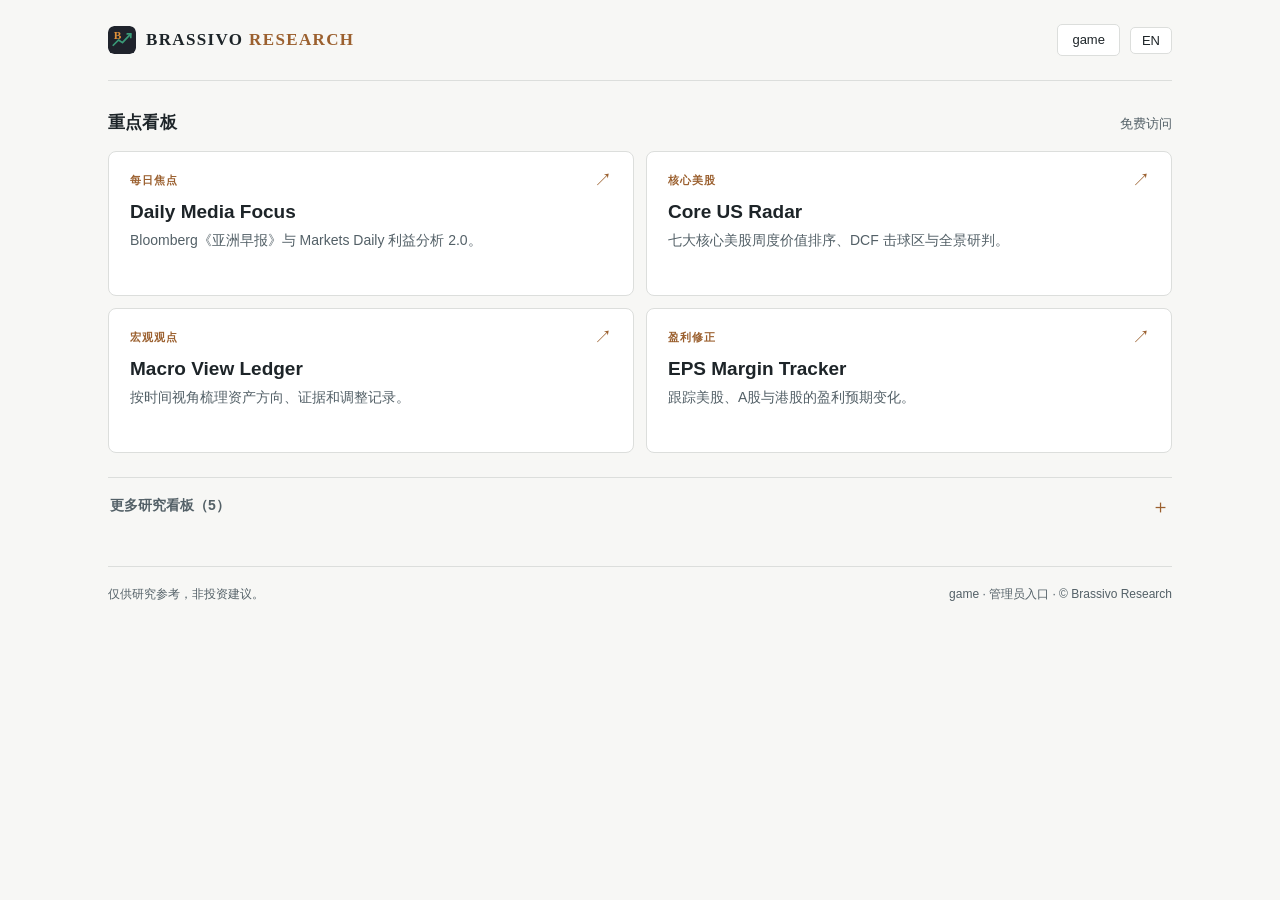
<file: index.html>
<!DOCTYPE html>
<html lang="zh-CN">
<head>
<meta charset="UTF-8">
<meta name="viewport" content="width=device-width, initial-scale=1.0">
<title>Brassivo Research · 每日焦点、宏观观点与 EPS 修正</title>
<meta name="description" content="Brassivo Research 聚焦主流媒体每日焦点、宏观资产方向与 EPS 盈利修正。流动性、板块和个股研究看板可按需展开访问。">
<meta name="keywords" content="全球流动性,央行流动性,美元净流动性,宏观周期,资产配置,观点跟踪,EPS盈利修正,AI产业链,选股,价值投资,中国科技股,A股,港股,liquidity,earnings revisions,AI supply chain,stock screening,China tech stocks">
<meta name="robots" content="index,follow">
<link rel="canonical" href="https://brassivo.com/">
<link rel="icon" type="image/svg+xml" href="/favicon.svg">
<meta property="og:type" content="website">
<meta property="og:site_name" content="Brassivo Research">
<meta property="og:title" content="Brassivo Research · 投研系统">
<meta property="og:description" content="聚焦主流媒体每日焦点、宏观资产方向与 EPS 盈利修正。其他研究看板按需展开。">
<meta property="og:url" content="https://brassivo.com/">
<script type="application/ld+json">
{"@context":"https://schema.org","@type":"WebSite","name":"Brassivo Research","url":"https://brassivo.com/","inLanguage":"zh-CN","description":"聚焦主流媒体每日焦点、核心美股全景排序、宏观资产方向与EPS盈利修正；其他研究看板按需展开。","hasPart":[{"@type":"WebPage","name":"Global Liquidity","url":"https://investment.brassivo.com/","description":"G3/G4央行流动性同比、美元净流动性周频、周期定位与资产配置立场。"},{"@type":"WebPage","name":"Macro View Ledger","url":"https://brassivo.com/macro/","description":"按时间视角、证据等级和反转条件整理公开宏观文章中的资产方向。"},{"@type":"WebPage","name":"Daily Media Focus","url":"https://brassivo.com/media/","description":"每日自动归档 Bloomberg《亚洲早报》与 Markets Daily 利益分析法 2.0。"},{"@type":"WebPage","name":"Core US Radar","url":"https://brassivo.com/radar/","description":"每周六自动刷新的七大核心美股五步慢变量、DCF 击球区与价值排序。"},{"@type":"WebPage","name":"EPS Margin Tracker","url":"https://brassivo.com/eps/","description":"公开展示美股、A股和港股EPS盈利预期修正及趋势延续的脱敏结构化台账。"},{"@type":"WebPage","name":"Global Stocks","url":"https://stocks.brassivo.com/","description":"全球AI产业链15个环节按质量×定价未充分程度排序的选股表。"},{"@type":"WebPage","name":"US Sectors","url":"https://stocks.brassivo.com/sectors.html","description":"美股11个GICS板块表现潜力表，与个股选股表同一打分框架。"},{"@type":"WebPage","name":"China Stocks","url":"https://china.brassivo.com/","description":"A股/港股/中概科技股供应链瓶颈环节选股表。"},{"@type":"WebPage","name":"China Sectors","url":"https://china.brassivo.com/sectors.html","description":"A股/港股12个大板块表现潜力表，同一打分框架。"}]}
</script>
<script defer src="https://static.cloudflareinsights.com/beacon.min.js" fdata-cf-beacon='{"token": "3be817e4a2314134a9e291596330cb26"}'></script>
<style>
  :root{--bg:#f7f7f5;--card:#fff;--line:#dcdedc;--txt:#1d2428;--mut:#536067;--accent:#9b602f}
  *{box-sizing:border-box}
  body{margin:0;background:var(--bg);color:var(--txt);font-family:"PingFang SC","Noto Sans CJK SC","Microsoft YaHei",sans-serif;line-height:1.55}
  .wrap{max-width:1120px;margin:auto;padding:0 28px 40px}
  header{display:flex;align-items:center;gap:10px;padding:24px 0;border-bottom:1px solid var(--line)}
  header img{width:28px;height:28px;border-radius:6px}
  .bname{font-family:Georgia,serif;font-size:17px;font-weight:700;letter-spacing:.08em}
  .bname span{color:var(--accent)}
  .game-button{margin-left:auto;border:1px solid var(--line);background:var(--card);color:var(--txt);font-size:13px;padding:5px 14px;border-radius:5px;text-decoration:none}
  .game-button:hover{border-color:var(--accent);color:var(--accent)}
  header button{margin-left:0;cursor:pointer;border:1px solid var(--line);background:var(--card);color:var(--txt);font-size:13px;padding:5px 11px;border-radius:5px}
  header button:focus-visible,a.card:focus-visible,.more summary:focus-visible,.foot a:focus-visible{outline:2px solid var(--accent);outline-offset:3px}
  .section-head{display:flex;align-items:baseline;justify-content:space-between;gap:20px;margin:29px 0 15px}
  .sect{margin:0;font-size:17px;letter-spacing:.01em}
  .section-note{margin:0;color:var(--mut);font-size:13px}
  .grid{display:grid;grid-template-columns:repeat(2,minmax(0,1fr));gap:12px}
  .primary-grid{grid-template-columns:repeat(2,minmax(0,1fr))}
  a.card{display:block;min-width:0;min-height:145px;padding:19px 21px;background:var(--card);border:1px solid var(--line);border-radius:8px;text-decoration:none;color:var(--txt);transition:border-color .15s,box-shadow .15s}
  a.card:hover{border-color:var(--accent);box-shadow:0 5px 18px rgba(30,35,38,.06)}
  .card-top{display:flex;justify-content:space-between;align-items:center;gap:12px}
  .tag{color:var(--accent);font-size:11px;font-weight:700;letter-spacing:.09em;text-transform:uppercase}
  .go{color:var(--accent);font-size:18px;line-height:1}
  .card h3{margin:11px 0 5px;font-size:19px;line-height:1.3;font-weight:650}
  .card p{margin:0;color:var(--mut);font-size:14px;line-height:1.55}
  .more{margin-top:24px;border-top:1px solid var(--line)}
  .more summary{display:flex;align-items:center;justify-content:space-between;cursor:pointer;padding:17px 2px;color:var(--mut);font-size:14px;font-weight:600;list-style:none}
  .more summary::-webkit-details-marker{display:none}
  .more summary::after{content:"＋";color:var(--accent);font-size:19px;font-weight:400;line-height:1}
  .more[open] summary::after{content:"−"}
  .more .grid{padding-top:2px}
  .foot{display:flex;justify-content:space-between;gap:12px;flex-wrap:wrap;margin-top:32px;padding-top:18px;border-top:1px solid var(--line);color:var(--mut);font-size:12px}
  .foot a{color:inherit;text-decoration:none}
  .foot a:hover{text-decoration:underline}
  @media(max-width:760px){.primary-grid{grid-template-columns:1fr}}
  @media(max-width:640px){.wrap{padding:0 18px 28px}header{padding:17px 0}.bname{font-size:14px}.section-head{display:block;margin-top:24px}.section-note{margin-top:3px}.grid{grid-template-columns:1fr;gap:9px}a.card{min-height:0;padding:16px 17px}.card h3{font-size:18px}.foot{margin-top:25px}}
</style>
</head>
<body>
<div class="wrap">
  <header>
    <img src="/favicon.svg" alt="Brassivo logo">
    <span class="bname">BRASSIVO <span>RESEARCH</span></span>
    <a class="game-button" href="/game/">game</a>
    <button id="langbtn" onclick="toggleLang()">EN</button>
  </header>

  <main>
  <div class="section-head"><h1 class="sect">重点看板</h1><p class="section-note">免费访问</p></div>
  <div class="grid primary-grid">
    <a class="card" href="/media/">
      <div class="card-top"><span class="tag">每日焦点</span><span class="go" aria-hidden="true">↗</span></div>
      <h3>Daily Media Focus</h3>
      <p>Bloomberg《亚洲早报》与 Markets Daily 利益分析 2.0。</p>
    </a>
    <a class="card" href="/radar/">
      <div class="card-top"><span class="tag">核心美股</span><span class="go" aria-hidden="true">↗</span></div>
      <h3>Core US Radar</h3>
      <p>七大核心美股周度价值排序、DCF 击球区与全景研判。</p>
    </a>
    <a class="card" href="/macro/">
      <div class="card-top"><span class="tag">宏观观点</span><span class="go" aria-hidden="true">↗</span></div>
      <h3>Macro View Ledger</h3>
      <p>按时间视角梳理资产方向、证据和调整记录。</p>
    </a>
    <a class="card" href="/eps/">
      <div class="card-top"><span class="tag">盈利修正</span><span class="go" aria-hidden="true">↗</span></div>
      <h3>EPS Margin Tracker</h3>
      <p>跟踪美股、A股与港股的盈利预期变化。</p>
    </a>
  </div>

  <details class="more">
    <summary>更多研究看板（5）</summary>
    <div class="grid">
    <a class="card" href="https://investment.brassivo.com">
      <div class="card-top"><span class="tag">全球流动性</span><span class="go" aria-hidden="true">↗</span></div>
      <h3>Global Liquidity</h3>
      <p>跟踪央行流动性、周期定位与资产配置。</p>
    </a>
    <a class="card" href="https://stocks.brassivo.com/sectors.html">
      <div class="card-top"><span class="tag">美股板块</span><span class="go" aria-hidden="true">↗</span></div>
      <h3>US Sectors</h3>
      <p>比较 11 个 GICS 板块的估值与盈利修正。</p>
    </a>
    <a class="card" href="https://china.brassivo.com/sectors.html">
      <div class="card-top"><span class="tag">中国板块</span><span class="go" aria-hidden="true">↗</span></div>
      <h3>China Sectors</h3>
      <p>比较 A股与港股 12 个大板块的估值与预期。</p>
    </a>
    <a class="card" href="https://stocks.brassivo.com">
      <div class="card-top"><span class="tag">全球个股</span><span class="go" aria-hidden="true">↗</span></div>
      <h3>Global Stocks</h3>
      <p>按质量与定价水平筛选 AI 产业链公司。</p>
    </a>
    <a class="card" href="https://china.brassivo.com">
      <div class="card-top"><span class="tag">中国个股</span><span class="go" aria-hidden="true">↗</span></div>
      <h3>China Stocks</h3>
      <p>筛选 A股、港股与中概股中的供应链瓶颈公司。</p>
    </a>
    </div>
  </details>
  </main>
  <div class="foot"><span id="ft1">仅供研究参考，非投资建议。</span><span><a href="/game/" id="game-link">game</a> · <a href="/admin.html" id="ft3">管理员入口</a> · © Brassivo Research</span></div>
</div>
<script>
// ---- 中英切换（默认中文，cookie 记忆）----
var I18N=[
  ['.sect','重点看板','Featured dashboards'],
  ['.section-note','免费访问','Free access'],
  ['.more summary','更多研究看板（5）','More research dashboards (5)'],
  ['a[href="/media/"] .tag','每日焦点','Daily focus'],
  ['a[href="/media/"] p','Bloomberg《亚洲早报》与 Markets Daily 利益分析 2.0。','Daily Bloomberg Asia Morning & Markets Daily Interest Analysis 2.0.'],
  ['a[href="/radar/"] .tag','核心美股','Core US equities'],
  ['a[href="/radar/"] p','七大核心美股周度价值排序、DCF 击球区与全景研判。','Weekly value ranking, DCF strike zones, and panoramic dossiers for 7 core US stocks.'],
  ['a[href="/macro/"] .tag','宏观观点','Macro views'],
  ['a[href="/macro/"] p','按时间视角梳理资产方向、证据和调整记录。','Asset direction, evidence and changes by time horizon.'],
  ['a[href="/eps/"] .tag','盈利修正','Earnings revisions'],
  ['a[href="/eps/"] p','跟踪美股、A股与港股的盈利预期变化。','Tracks earnings expectation changes in US, mainland China and Hong Kong stocks.'],
  ['a[href="https://investment.brassivo.com"] .tag','全球流动性','Global liquidity'],
  ['a[href="https://investment.brassivo.com"] p','跟踪央行流动性、周期定位与资产配置。','Central-bank liquidity, cycle positioning and asset allocation.'],
  ['a[href="https://stocks.brassivo.com/sectors.html"] .tag','美股板块','US sectors'],
  ['a[href="https://stocks.brassivo.com/sectors.html"] p','比较 11 个 GICS 板块的估值与盈利修正。','Compares valuations and earnings revisions across 11 GICS sectors.'],
  ['a[href="https://china.brassivo.com/sectors.html"] .tag','中国板块','China sectors'],
  ['a[href="https://china.brassivo.com/sectors.html"] p','比较 A股与港股 12 个大板块的估值与预期。','Compares valuations and expectations across 12 A-share and Hong Kong sectors.'],
  ['a[href="https://stocks.brassivo.com"] .tag','全球个股','Global stocks'],
  ['a[href="https://stocks.brassivo.com"] p','按质量与定价水平筛选 AI 产业链公司。','Screens AI supply-chain companies by quality and valuation.'],
  ['a[href="https://china.brassivo.com"] .tag','中国个股','China stocks'],
  ['a[href="https://china.brassivo.com"] p','筛选 A股、港股与中概股中的供应链瓶颈公司。','Screens supply-chain bottleneck companies across A-shares, Hong Kong and Chinese ADRs.'],
  ['#ft1','仅供研究参考，非投资建议。','For research only. Not investment advice.'],
  ['#game-link','game','game'],
  ['#ft3','管理员入口','Admin']
];
function applyLang(l){
  I18N.forEach(function(it){var el=document.querySelector(it[0]);if(el)el.innerHTML=l==='en'?it[2]:it[1];});
  document.getElementById('langbtn').textContent=l==='en'?'中':'EN';
  document.documentElement.lang=l==='en'?'en':'zh-CN';
}
function toggleLang(){
  var l=(document.cookie.match(/brassivo_lang=(en|zh)/)||[])[1]==='en'?'zh':'en';
  document.cookie='brassivo_lang='+l+'; domain=.brassivo.com; path=/; max-age=31536000; SameSite=Lax';
  applyLang(l);
}
(function(){var l=(document.cookie.match(/brassivo_lang=(en|zh)/)||[])[1]||'zh';if(l==='en')applyLang('en');})();
</script>
</body>
</html>
</file>
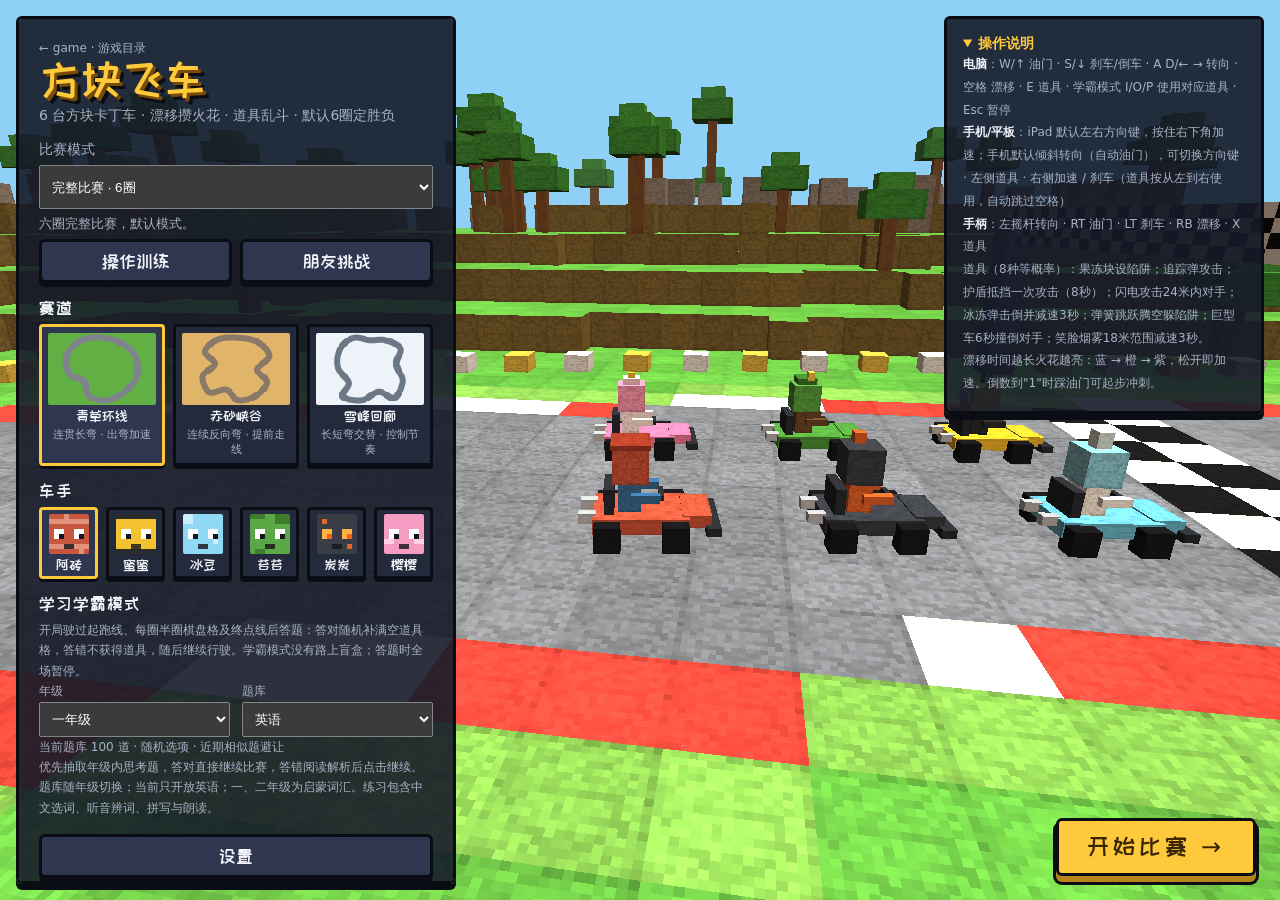
<file: block-kart/index.html>
<!doctype html>
<html lang="zh-CN">
<head>
<meta charset="utf-8">
<meta name="viewport" content="width=device-width,initial-scale=1,maximum-scale=1,viewport-fit=cover,user-scalable=no">
<meta name="theme-color" content="#10131c">
<meta name="description" content="方块飞车：方块风格卡丁车网页游戏，漂移、道具、AI对手，手机平板电脑都能玩。">
<title>方块飞车 · Block Kart | Brassivo</title>
<link rel="canonical" href="https://brassivo.com/block-kart/">
<link rel="icon" type="image/svg+xml" href="/favicon.svg">
<link rel="preconnect" href="https://fonts.googleapis.com">
<link rel="stylesheet" href="https://fonts.googleapis.com/css2?family=Silkscreen:wght@400;700&family=ZCOOL+KuaiLe&display=swap">
<link rel="stylesheet" href="experience.css?v=autopilot-settings-20261003">
<style>
:root{
  --ink:#10131c; --panel:rgba(22,27,40,.9); --panel-solid:#161b28; --line:#0b0d14;
  --gold:#ffc93c; --gold-d:#b9851a; --red:#ff5a3c; --green:#4cc35c; --sky:#9bd6ff; --txt:#f3f5fa; --mut:#a9b2c6;
  --disp:'ZCOOL KuaiLe','PingFang SC','Microsoft YaHei',system-ui,sans-serif;
  --pix:'Silkscreen','ZCOOL KuaiLe',ui-monospace,monospace;
  color-scheme:dark;
}
[hidden]{display:none!important}
html,body{height:100%;margin:0;background:#10131c;color:var(--txt);overflow:hidden;touch-action:none;-webkit-user-select:none;user-select:none;-webkit-tap-highlight-color:transparent;-webkit-touch-callout:none}
body{position:fixed;inset:0;width:100%;height:100%;height:100dvh;overscroll-behavior:none;font-family:'PingFang SC','Microsoft YaHei',system-ui,sans-serif;font-size:14px}
#stage{position:absolute;inset:0}
#stage canvas{display:block;width:100%;height:100%}
button,a,summary,input,select{touch-action:manipulation}
button{font:inherit;color:inherit;cursor:pointer}
button:focus-visible{outline:3px solid var(--gold);outline-offset:2px}
.panel{background:var(--panel);border:3px solid var(--line);box-shadow:0 6px 0 var(--line);border-radius:6px}
/* ---------- menu ---------- */
#menu{position:fixed;top:calc(env(safe-area-inset-top,0px) + 16px);left:calc(env(safe-area-inset-left,0px) + 16px);bottom:calc(env(safe-area-inset-bottom,0px) + 16px);width:min(440px,calc(100% - 32px));overflow-y:auto;padding:20px 20px 18px;display:flex;flex-direction:column;gap:16px;box-sizing:border-box}
#menu h1{font-family:var(--disp);font-weight:400;font-size:44px;line-height:1;margin:0;letter-spacing:2px;color:var(--gold);text-shadow:3px 3px 0 #7a4a08,6px 6px 0 var(--line)}
#menu .tag{margin:6px 0 0;color:var(--mut)}
#menu h2{font-family:var(--disp);font-weight:400;font-size:17px;margin:0 0 8px;color:var(--txt);letter-spacing:1px}
.opts{display:grid;grid-template-columns:repeat(3,1fr);gap:8px}
.opt{background:#232a3c;border:3px solid var(--line);border-radius:4px;padding:6px;display:flex;flex-direction:column;align-items:center;gap:4px;box-shadow:0 3px 0 var(--line)}
.opt[aria-pressed="true"]{border-color:var(--gold);background:#2f3750}
.opt canvas,.opt img{width:100%;max-width:100%;image-rendering:pixelated;border-radius:2px}
.opt span{font-family:var(--disp);font-size:14px}
.opt small{color:var(--mut);font-size:11px}
.chars{grid-template-columns:repeat(6,1fr)}
.chars .opt{padding:4px}
.chars img{width:40px}
.row2{display:grid;grid-template-columns:1fr 1fr;gap:12px}
.seg{display:flex;gap:4px;flex-wrap:wrap}
#quizChoices{display:grid;grid-template-columns:repeat(4,minmax(0,1fr));gap:8px}#quizChoices.vertical{grid-template-columns:1fr}#quizChoices button{white-space:normal;overflow-wrap:anywhere;min-width:0;height:auto;min-height:48px;padding:12px;text-align:center;line-height:1.45}#quizOv .dialog{max-height:90dvh;overflow-y:auto}@media(max-width:600px){#quizChoices{grid-template-columns:1fr}}
.seg button{flex:1;min-width:0;white-space:nowrap;background:#232a3c;border:3px solid var(--line);border-radius:4px;padding:6px 4px;font-size:13px;box-shadow:0 3px 0 var(--line)}
.seg button[aria-pressed="true"]{border-color:var(--gold);background:#2f3750;color:var(--gold)}
.big{font-family:var(--disp);font-size:24px;letter-spacing:4px;background:var(--gold);color:#3a2604;border:3px solid var(--line);border-radius:6px;padding:12px;box-shadow:0 6px 0 var(--gold-d),0 6px 0 3px var(--line)}
.big:active{transform:translateY(4px);box-shadow:0 2px 0 var(--gold-d),0 2px 0 3px var(--line)}
.alt{font-family:var(--disp);font-size:18px;background:#2f3750;border:3px solid var(--line);border-radius:6px;padding:10px;box-shadow:0 4px 0 var(--line)}
.keys{font-size:12px;color:var(--mut);line-height:1.7;margin:0}
.keys b{color:var(--txt);font-weight:600}
.best{font-size:12px;color:var(--mut);margin:0}
.best b{font-family:var(--pix);color:var(--gold);font-weight:400}
#startBtn{position:fixed;right:calc(env(safe-area-inset-right,0px) + 24px);bottom:calc(env(safe-area-inset-bottom,0px) + 24px);z-index:20;min-width:200px;min-height:58px;max-width:calc(100% - 48px)}
#startBtn:active{transform:translateY(4px)}
@media(max-width:760px){#menu{bottom:calc(env(safe-area-inset-bottom,0px) + 112px)}#startBtn{font-size:22px;min-width:190px}}
#playAdmin,#playUnlockForm,#playUnlockForm label{min-width:0;max-width:100%;box-sizing:border-box}
#playUnlockForm{grid-template-columns:minmax(0,1fr)}
#playAdminPin,#playUnlockBtn{width:100%;max-width:100%;min-width:0;box-sizing:border-box}
#playUnlockStatus{overflow-wrap:anywhere}
/* ---------- incoming missile warning ---------- */
#missileWarning{position:absolute;inset:0;pointer-events:none;box-shadow:inset 0 0 60px 12px rgba(255,35,55,.45);border:4px solid rgba(255,55,65,.75);box-sizing:border-box;animation:threatPulse 1.4s ease-in-out infinite;z-index:2}
#missileWarning span{position:absolute;top:27%;left:50%;transform:translateX(-50%);max-width:85%;width:max-content;padding:10px 16px;background:rgba(65,8,18,.9);border:2px solid #ff6575;border-radius:8px;color:#fff1f3;font-size:20px;text-align:center;line-height:1.5;text-shadow:0 1px 2px #000}
@keyframes threatPulse{0%,100%{opacity:.55}50%{opacity:1}}
@media(prefers-reduced-motion:reduce){#missileWarning{animation:none}}
@media(max-width:600px){#missileWarning span{font-size:16px;top:25%}}
/* ---------- hud ---------- */
#hud{position:fixed;inset:0;pointer-events:none;font-family:var(--pix)}
.hud-tl{position:absolute;top:calc(env(safe-area-inset-top,0px) + 12px);left:calc(env(safe-area-inset-left,0px) + 12px);display:flex;flex-direction:column;gap:6px}
.chip{background:var(--panel);border:3px solid var(--line);border-radius:4px;padding:4px 10px;font-size:16px;box-shadow:0 3px 0 var(--line)}
.chip b{color:var(--gold);font-weight:400;font-size:22px}
#mini{width:128px;height:128px;background:rgba(16,19,28,.55);border:3px solid var(--line);border-radius:4px}
.hud-tc{position:absolute;top:calc(env(safe-area-inset-top,0px) + 12px);left:50%;transform:translateX(-50%)}
.slot{position:relative;width:64px;height:64px;background:var(--panel);border:3px solid var(--line);border-radius:6px;box-shadow:0 4px 0 var(--line);display:grid;place-items:center;pointer-events:auto}
.slot img{width:48px;height:48px;image-rendering:pixelated}
.slot.rolling{border-color:var(--gold)}
.hud-tr{position:absolute;top:calc(env(safe-area-inset-top,0px) + 12px);right:calc(env(safe-area-inset-right,0px) + 12px);display:flex;align-items:flex-start;gap:8px}
.pos{font-family:var(--disp);font-size:56px;line-height:.9;color:var(--gold);text-shadow:3px 3px 0 #7a4a08,5px 5px 0 var(--line)}
.pos small{font-family:var(--pix);font-size:18px;color:var(--txt);text-shadow:2px 2px 0 var(--line)}
.icon-btn{pointer-events:auto;width:44px;height:44px;background:var(--panel);border:3px solid var(--line);border-radius:6px;font-family:var(--pix);font-size:16px;box-shadow:0 3px 0 var(--line)}
#autopilotBtn{position:absolute;top:calc(env(safe-area-inset-top,0px) + 76px);right:calc(env(safe-area-inset-right,0px) + 12px);width:auto;min-width:132px;min-height:44px;padding:8px 12px;font:14px var(--disp)}
#autopilotBtn[aria-pressed="true"]{background:#24543b;border-color:#4cc35c;color:#c9ffd6}
.center{position:absolute;left:0;right:0;top:32%;text-align:center;font-family:var(--disp);font-size:clamp(40px,11vw,110px);color:#fff;text-shadow:4px 4px 0 var(--line);transition:transform .15s}
.center.warn{color:var(--red);font-size:clamp(28px,6vw,54px)}
.center.small{font-size:clamp(28px,6vw,56px);color:var(--gold)}
.speedo{position:absolute;bottom:calc(env(safe-area-inset-bottom,0px) + 16px);left:50%;transform:translateX(-50%);font-size:30px;text-shadow:2px 2px 0 var(--line)}
.speedo small{font-size:12px;margin-left:4px;color:var(--mut)}
/* ---------- touch ---------- */
#touch.autopilot #directionPad,#touch.autopilot #tAccel,#touch.autopilot #tBrake{display:none}
#touch{position:fixed;inset:0;pointer-events:none}
#directionPad{position:absolute;left:calc(env(safe-area-inset-left,0px) + 20px);bottom:calc(env(safe-area-inset-bottom,0px) + 28px);display:flex;gap:14px;pointer-events:auto}#directionPad button{width:76px;height:76px;background:var(--panel);border:3px solid var(--line);border-radius:12px;font-size:32px;touch-action:none}#directionPad button.on{background:#52617e}
.tbtns{position:absolute;right:calc(env(safe-area-inset-right,0px) + 20px);bottom:calc(env(safe-area-inset-bottom,0px) + 22px);width:210px;height:190px;pointer-events:none}
.tbtns button{position:absolute;pointer-events:auto;border:3px solid var(--line);border-radius:50%;font-family:var(--disp);box-shadow:0 4px 0 var(--line);touch-action:none}
#tAccel{right:0;bottom:0;width:96px;height:96px;background:var(--gold);color:#3a2604;font-size:20px}
#tItem{position:fixed;left:calc(env(safe-area-inset-left,0px) + 66px);right:auto;bottom:calc(env(safe-area-inset-bottom,0px) + 122px);width:74px;height:74px;background:#5aa9ff;color:#0a1d38;font-size:16px}
#tBrake{right:18px;bottom:108px;width:64px;height:64px;background:#e6e9f0;color:#222;font-size:14px}
.tbtns button.on{transform:translateY(3px);filter:brightness(1.15)}
/* ---------- overlays ---------- */
.overlay{position:fixed;inset:0;display:grid;place-items:center;background:rgba(10,12,18,.45);padding:16px;box-sizing:border-box}
.dialog{width:min(420px,100%);padding:20px;display:flex;flex-direction:column;gap:12px;max-height:100%;overflow:auto;box-sizing:border-box}
.dialog h2{font-family:var(--disp);font-weight:400;font-size:32px;margin:0;color:var(--gold);text-shadow:3px 3px 0 var(--line)}
table{width:100%;border-collapse:collapse;font-variant-numeric:tabular-nums}
td{padding:6px 4px;border-bottom:2px solid #262d40}
td:first-child{font-family:var(--disp);font-size:20px;color:var(--gold);width:36px}
td:last-child{text-align:right;font-family:var(--pix)}
tr.me td{background:rgba(255,201,60,.14)}
.face{width:22px;height:22px;image-rendering:pixelated;vertical-align:middle;margin-right:6px}
.toast{position:fixed;left:50%;bottom:calc(env(safe-area-inset-bottom,0px) + 16px);transform:translateX(-50%);background:var(--panel);border:3px solid var(--line);border-radius:6px;padding:8px 14px;font-size:13px;max-width:calc(100% - 32px);box-sizing:border-box;text-align:center}
@media (max-width:600px){.hud-tc{top:calc(env(safe-area-inset-top,0px) + 86px)}#studyItems .slot{width:52px;height:52px}#studyItems .slot img{width:38px;height:38px}}
.menu-help{position:fixed;right:16px;top:16px;z-index:45;width:320px;max-width:calc(100% - 32px);padding:16px;box-sizing:border-box}.menu-help summary{cursor:pointer;font-weight:bold;color:var(--gold)}.menu-help:not([open]){width:auto}.menu-help .keys{line-height:1.9;margin-bottom:0}
@media (max-width:440px){.row2{grid-template-columns:1fr}}
@media (max-width:760px){
  #menu{width:calc(100% - 32px);padding:16px}
  #menu h1{font-size:36px}
  .pos{font-size:44px}
  #mini{width:96px;height:96px}
  .speedo{display:none}
}
@media (max-height:500px){
  #menu{gap:10px}
  #menu h1{font-size:30px}
  #mini{width:84px;height:84px}
  .center{top:22%}
}
@media (prefers-reduced-motion:reduce){.center{transition:none}}

/* Readable learning questions, including long answers on small screens. */
#quizOv .dialog{width:min(680px,100%);gap:16px;padding:24px}
#quizOv h2{font-size:36px}
#quizOv.reviewing .dialog{overflow:hidden;max-height:calc(100dvh - 32px)}
#quizOv.reviewing #quizQuestion,#quizOv.reviewing #quizChoices,#quizOv.reviewing .keys{display:none}
#quizOv.reviewing #quizTitle{flex-shrink:0;margin:0}
#quizReview:not([hidden]){display:flex;flex-direction:column;gap:12px;min-height:0;overflow:hidden}
#quizFeedback{flex-shrink:0;margin:0}
#quizExplanation{min-height:0;overflow-y:auto;overscroll-behavior:contain;margin:0;padding-right:4px;touch-action:pan-y}
#quizContinue{flex-shrink:0}
@media(max-height:450px){#quizOv.reviewing .dialog{padding:16px;gap:10px}#quizOv.reviewing h2{font-size:26px}#quizReview:not([hidden]){gap:8px}#quizOv.reviewing #quizFeedback,#quizOv.reviewing #quizExplanation{font-size:16px;line-height:1.45}}
#quizQuestion{font-size:22px;line-height:1.6;margin:4px 0;overflow-wrap:anywhere}
#quizChoices button{font-size:20px;min-height:56px;line-height:1.5}
#quizFeedback,#quizExplanation{font-size:18px;line-height:1.65;overflow-wrap:anywhere}
#quizOv .keys{font-size:15px;line-height:1.65}
#quizContinue{font-size:20px}
@media(max-width:600px){#quizOv .dialog{padding:18px;gap:12px}#quizOv h2{font-size:32px}#quizQuestion{font-size:20px}#quizChoices button{font-size:18px}#quizFeedback,#quizExplanation{font-size:17px}#quizOv .keys{font-size:14px}}
#rotateGate{position:fixed;inset:0;z-index:1000;background:#141b29;display:flex;align-items:center;justify-content:center;text-align:center;padding:24px;box-sizing:border-box}#rotateGate[hidden]{display:none}#rotateGate h2{font-size:30px;color:var(--gold)}#rotateGate p{font-size:18px;line-height:1.6;max-width:420px}
</style>

</head>
<body>
<div id="stage"></div>

<div id="menu" class="panel">
  <div>
    <a href="/game/" style="color:var(--mut);text-decoration:none;font-size:12px">← game · 游戏目录</a>
<h1>方块飞车</h1>
    <p class="tag">6 台方块卡丁车 · 漂移攒火花 · 道具乱斗 · 默认6圈定胜负</p>
  </div>
  <section><h2>赛道</h2><div id="trackList" class="opts"></div></section>
  <section><h2>车手</h2><div id="charList" class="opts chars"></div></section>
  <section id="raceSettings" class="row2">
    <div><h2>难度</h2><div id="diffList" class="seg"></div></div>
    <div><h2>画质</h2><div id="qList" class="seg"></div></div>
  </section>
  <section><h2>学习学霸模式</h2><input id="studyMode" type="hidden" value="true"><p class="keys">开局驶过起跑线、每圈半圈棋盘格及终点线后答题：答对随机补满空道具格，答错不获得道具，随后继续行驶。学霸模式没有路上盲盒；答题时全场暂停。</p><div class="row2"><label class="keys">年级<select id="studyGrade" style="width:100%;padding:8px"><option value="1">一年级</option><option value="2">二年级</option><option value="3">三年级</option><option value="4">四年级</option><option value="5">五年级</option><option value="6">六年级</option></select></label><label class="keys">题库<select id="studySubject" style="width:100%;padding:8px"><option value="all">综合随机</option><option value="math">数学</option><option value="olympiad">奥数</option><option value="chinese">语文</option><option value="english">英语</option><option value="science">科学</option><option value="ethics">道德与法治</option><option value="music">音乐</option><option value="art">美术</option><option value="pe">体育与健康</option><option value="labor">劳动</option><option value="it">信息科技</option><option value="practice">综合实践</option></select></label></div><p id="studyBankInfo" class="keys" aria-live="polite"></p><p class="keys">优先抽取年级内思考题，答对直接继续比赛，答错阅读解析后点击继续。题库随年级切换；当前只开放英语；一、二年级为启蒙词汇。练习包含中文选词、听音辨词、拼写与朗读。</p></section>
  <details id="musicSettings"><summary style="cursor:pointer;font-weight:bold;color:var(--gold)">背景音乐</summary><label class="keys" style="display:block;margin:12px 0"><input id="musicEnabled" type="checkbox"> 播放随机节奏音乐</label><label class="keys" style="display:block">音乐音量 <output id="musicVolumeLabel">35%</output><input id="musicVolume" type="range" min="0" max="100" step="5" style="display:block;width:100%;min-height:44px"></label><p class="keys">像素冲刺 · 霓虹弯道 · 晴空飞车。比赛中随机播放，答题或暂停时音乐暂停。</p><button id="muteBtn" class="alt">声音：开</button></details>
  <details id="controlSettings"><summary style="cursor:pointer;font-weight:bold;color:var(--gold)">控制设置</summary><label class="keys">手机 / 平板转向<select id="controlMenu" style="width:100%;padding:8px"><option value="tilt">重力控制</option><option value="buttons">左右方向键</option></select></label><button id="calibrateMenu" class="alt">校准重力中心</button><p class="keys">iPad 默认左右方向键，右下角按住加速。也可选择重力转向：左右倾斜控制方向；手机默认重力转向。无传感器时使用方向键。</p></details>
  <button id="settingsBtn" class="alt">设置</button>
  <p class="best" id="bestTxt"></p>
  <p id="cloudStatus" class="keys">游客模式：登录后可保存云端成绩。</p>
  <div style="display:flex;gap:8px"><button id="accountBtn" class="alt">注册 / 登录</button><button id="leaderboardBtn" class="alt">游戏排行榜</button></div><p class="keys">累计游玩 30 分钟后锁定 30 分钟，请合理安排休息。</p>


</div>

<details id="menuHelp" class="panel menu-help"><summary>操作说明</summary>  <p class="keys"><b>电脑</b>：W/↑ 油门 · S/↓ 刹车/倒车 · A D/← → 转向 · 空格 漂移 · E 道具 · 学霸模式 I/O/P 使用对应道具 · Esc 暂停<br>
  <b>手机/平板</b>：iPad 默认左右方向键，按住右下角加速；手机默认倾斜转向（自动油门），可切换方向键 · 左侧道具 · 右侧加速 / 刹车（道具按从左到右使用，自动跳过空格）<br>
  <b>手柄</b>：左摇杆转向 · RT 油门 · LT 刹车 · RB 漂移 · X 道具<br>
  道具（8种等概率）：果冻块设陷阱；追踪弹攻击；护盾抵挡一次攻击（8秒）；闪电攻击24米内对手；冰冻弹击倒并减速3秒；弹簧跳跃腾空躲陷阱；巨型车6秒撞倒对手；笑脸烟雾18米范围减速3秒。<br>漂移时间越长火花越亮：蓝 → 橙 → 紫，松开即加速。倒数到"1"时踩油门可起步冲刺。</p></details>
<button id="startBtn" class="big">开始比赛 →</button>
<div id="quizOv" style="z-index:100" class="overlay" role="dialog" aria-modal="true" aria-labelledby="quizTitle" hidden><div class="dialog panel"><h2 id="quizTitle" tabindex="-1" style="outline:none">终点答题</h2><p id="quizQuestion"></p><p class="keys">比赛已暂停，不限答题时间。先理解条件，再作答。</p><div id="quizChoices" class="seg"></div><div id="quizReview" hidden><p id="quizFeedback" role="status"></p><p id="quizExplanation" style="white-space:pre-wrap;line-height:1.6"></p><button id="quizContinue" class="alt" style="min-height:48px;width:100%">继续游戏 →</button></div><p class="keys">答对随机补满空道具格；答错不获得道具，不惩罚驾驶。</p></div></div>
<div id="hud" hidden>
  <div class="hud-tl">
    <div class="chip">圈 <b id="lapTxt">1/6</b></div>
    <div class="chip" id="timeTxt">0:00.00</div>
    <canvas id="mini" width="160" height="160"></canvas>
  </div>
  <div class="hud-tc"><div id="studyItems" hidden style="display:flex;gap:8px"></div><div id="itemSlot" class="slot"><img id="itemImg" alt="" hidden><span id="itemCount" hidden style="position:absolute;bottom:-8px;right:-8px;background:#ffe36a;color:#17232b;border:2px solid #17232b;border-radius:8px;padding:1px 5px;font-size:14px;line-height:20px"></span></div></div>
  <div class="hud-tr"><div class="pos" id="posTxt">6<small>/6</small></div><button id="pauseBtn" class="icon-btn" aria-label="暂停">II</button></div>
  <button id="autopilotBtn" class="icon-btn" aria-pressed="false" title="自动驾驶，道具和答题由你操作">自动驾驶：关</button>
  <div id="missileWarning" hidden role="status" aria-live="polite"><span id="missileWarningText"></span></div>
  <div id="center" class="center"></div>
  <div class="speedo"><span id="spdTxt">0</span><small>KM/H</small><small id="engineReadout" style="display:block;font-size:12px;letter-spacing:1px;color:#a9b2c6">D1 · 1100 RPM</small></div>
</div>

<div id="touch" hidden>
  <div id="directionPad"><button id="tLeft" aria-label="向左转">◀</button><button id="tRight" aria-label="向右转">▶</button></div>
  <div class="tbtns"><button id="tBrake">刹车</button><button id="tItem">道具</button><button id="tAccel">加速</button></div>
</div>

<div id="pauseOv" class="overlay" hidden>
  <div class="dialog panel">
    <h2>暂停</h2>
    <button id="resumeBtn" class="big">继续</button>
    <button id="restartBtn" class="alt">重新开始</button>
    <button id="quitBtn" class="alt">返回菜单</button>
    <button id="pauseSettingsBtn" class="alt">设置</button>
  </div>
</div>

<div id="resultOv" class="overlay" hidden>
  <div class="dialog panel">
    <h2 id="resTitle">比赛结束</h2>
    <p class="best" id="resBest"></p><p id="resScore"></p>
    <table><tbody id="resBody"></tbody></table>
    <button id="againBtn" class="big">再来一局</button>
    <button class="alt" onclick="document.getElementById('leaderboardBtn').click()">查看排行榜</button>
    <button id="menuBtn" class="alt">返回菜单</button>
  </div>
</div>

<div id="accountOv" class="overlay" hidden style="z-index:110"><div class="dialog panel" style="max-height:85vh;overflow:auto"><h2>玩家账号</h2><p id="accountStatus" role="status" aria-live="polite"></p><p class="keys">账号：3–20位英文字母、数字或下划线；密码：8–128位。账号名称会出现在排行榜。</p><form id="authForm"><label>账号<input id="username" autocomplete="username" autocapitalize="none" autocorrect="off" spellcheck="false" placeholder="例如 kart_player" required minlength="3" maxlength="20" pattern="[a-zA-Z0-9_]{3,20}"></label><label>密码<input id="password" placeholder="至少8位密码" type="password" autocomplete="current-password" required minlength="8" maxlength="128"></label><button class="big" value="login">登录</button><button class="alt" value="register">注册并登录</button></form><button id="logout" class="alt" hidden>退出登录</button><button class="alt" onclick="document.getElementById('accountOv').hidden=true">关闭</button></div></div>
<div id="boardOv" class="overlay" hidden style="z-index:110"><div class="dialog panel" style="max-height:85vh;overflow:auto"><h2>游戏排行榜</h2><p class="keys">满分100分：准确率 × 60 分；每圈 5 分（最多 30）；每次有效击倒 2 分（最多 10）。</p><div id="boardFilters" style="display:grid;grid-template-columns:1fr 1fr;gap:8px"></div><p id="boardStatus"></p><table><thead><tr><th>排名</th><th>玩家</th><th>综合分 / 100</th><th>用时 / 答题 / 圈数 / 击倒</th></tr></thead><tbody id="boardRows"></tbody></table><button id="refreshBoard" class="alt">刷新</button><button class="alt" onclick="document.getElementById('boardOv').hidden=true">返回游戏</button></div></div>
<div id="playLock" class="overlay" hidden style="z-index:999"><div class="dialog panel"><h2>休息时间</h2><p>已累计游玩 30 分钟，请休息 30 分钟。</p><p id="playLockTime" role="timer" style="font-size:36px;color:#ffe36a"></p><p>倒计时结束后可以继续游戏，刷新页面仍保留锁定。</p><details id="playAdmin"><summary style="cursor:pointer;color:var(--gold)">管理员解除休息</summary><form id="playUnlockForm" style="display:grid;gap:12px;margin-top:12px" novalidate><label>管理员密码<input id="playAdminPin" type="password" inputmode="numeric" autocomplete="off" maxlength="6" style="display:block;width:100%;padding:12px;font-size:20px;margin-top:8px" placeholder="输入管理员密码"></label><button id="playUnlockBtn" type="submit">解除本次休息</button><p id="playUnlockStatus" role="status" aria-live="polite" class="keys"></p></form></details></div></div>
<div id="toast" class="toast" hidden></div>

<script src="vendor/three.min.js"></script>
<script src="subjects.js?v=english-skills-20261003"></script>
<div id="rotateGate" hidden role="dialog" aria-modal="true" aria-label="请横屏游玩"><div><h2>请横屏游玩 ↻</h2><p>将手机或平板横过来，获得更宽的赛道视野。若未自动旋转，请关闭设备的方向锁定。</p><button id="rotateAction" class="big">尝试切换横屏</button></div></div>
<script src="season.js?v=midpoint-speech-20261003"></script>
<script src="english-training.js?v=midpoint-speech-20261003"></script>
<script src="learning.js?v=english-skills-20261003"></script>
<script src="tilt.js?v=20261002"></script>
<script src="api.js?v=auth-v2"></script>
<script src="play-limit.js?v=kart-s2-20261002"></script>
<script src="touch-guard.js?v=input-feedback-v2-20261003"></script>
<script src="engine.js?v=shiftfx-v2"></script>
<script src="shift-effects.js?v=shiftfx-v1"></script>
<script src="music.js?v=rhythm-v1"></script>
<script src="score.js?v=kart-s2-20261002"></script>
<script src="account-form.js?v=auth-v2"></script>
<script src="game-account.js?v=midpoint-speech-20261003"></script>
<script src="reliable-save.js?v=kart-s2-startfix-20261002"></script>
<script src="progression.js?v=kart-s2-startfix-20261002"></script>
<script src="telemetry.js?v=kart-s2-startfix-20261002"></script>
<script src="language.js?v=autopilot-settings-20261003"></script>
<script src="experience.js?v=autopilot-settings-20261003"></script>
<script>
(() => {
'use strict';
const $ = s => document.querySelector(s);
const clamp = (v, a, b) => v < a ? a : v > b ? b : v;
const lerp = (a, b, t) => a + (b - a) * t;
const wrapAng = a => { while (a > Math.PI) a -= 2 * Math.PI; while (a < -Math.PI) a += 2 * Math.PI; return a; };
function mulberry32(a) { return function () { a |= 0; a = a + 0x6D2B79F5 | 0; let t = Math.imul(a ^ a >>> 15, 1 | a); t = t + Math.imul(t ^ t >>> 7, 61 | t) ^ t; return ((t ^ t >>> 14) >>> 0) / 4294967296; }; }
function hash2(x, y, s) { let h = (Math.imul(x | 0, 374761393) + Math.imul(y | 0, 668265263) + Math.imul(s | 0, 982451653)) | 0; h = Math.imul(h ^ (h >>> 13), 1274126177); h ^= h >>> 16; return (h >>> 0) / 4294967296; }
function vnoise(x, y, s) { const xi = Math.floor(x), yi = Math.floor(y), xf = x - xi, yf = y - yi; const u = xf * xf * (3 - 2 * xf), v = yf * yf * (3 - 2 * yf); return lerp(lerp(hash2(xi, yi, s), hash2(xi + 1, yi, s), u), lerp(hash2(xi, yi + 1, s), hash2(xi + 1, yi + 1, s), u), v); }
function fbm(x, y, s) { return vnoise(x, y, s) * 0.6 + vnoise(x * 2.1, y * 2.1, s + 7) * 0.3 + vnoise(x * 4.3, y * 4.3, s + 13) * 0.1; }
const store = {
  get(k, d) { try { const v = localStorage.getItem('bk_' + k); return v == null ? d : JSON.parse(v); } catch (e) { return d; } },
  set(k, v) { try { localStorage.setItem('bk_' + k, JSON.stringify(v)); } catch (e) {} }
};

/* ================= constants & data ================= */
let LAPS = 6;
const B = 3, ROAD = 14, WALL = 21, BASE = 170 / 3.2 / 1.15 / 1.06, ACC = 24;
const TRACKS = [
  { name: '青草环线', sub: '连贯长弯 · 出弯加速', seed: 11, hill: 5, water: true, capH: 5, deco: 'oak', fence: 0xe8c34a,
    pts: [[0,-120],[90,-110],[150,-50],[140,30],[80,60],[60,120],[-10,140],[-80,110],[-140,40],[-130,-50],[-70,-100]],
    col: { road: 0x7f838c, curbA: 0xd9453b, curbB: 0xf0f0f0, ground: 0x62b043, shoulder: 0x86c255, side: 0x8a5a33, high: 0x9aa0a6, water: 0x3f86d8, far: 0x4f9a37, sky: 0x8fd0f7, fog: 0xc8e8fb, sun: 0xfff4dd } },
  { name: '赤砂峡谷', sub: '连续反向弯 · 提前走线', seed: 23, hill: 8, water: false, capH: 4, deco: 'cactus', fence: 0x9b6a3a,
    pts: [[0,-150],[100,-140],[160,-80],[110,-20],[170,40],[140,120],[50,110],[0,160],[-90,140],[-150,70],[-100,10],[-160,-60],[-100,-130]],
    col: { road: 0x8a7868, curbA: 0xe0a030, curbB: 0x5a3a28, ground: 0xe0b56a, shoulder: 0xd2a058, side: 0xc0703a, high: 0xa9542c, water: 0x3f86d8, far: 0xd6a55e, sky: 0xf3c08c, fog: 0xf6d6ab, sun: 0xffe0b0 } },
  { name: '雪峰回廊', sub: '长短弯交替 · 控制节奏', seed: 37, hill: 7, water: true, capH: 3, deco: 'pine', fence: 0x9fd8f2,
    pts: [[0,-130],[80,-140],[140,-90],[150,0],[100,70],[130,130],[40,150],[-40,110],[-110,140],[-150,60],[-120,-20],[-140,-90],[-70,-130]],
    col: { road: 0x6c7886, curbA: 0x2f7fd8, curbB: 0xf5f7fa, ground: 0xeef3f9, shoulder: 0xdce6ef, side: 0x8a939e, high: 0xffffff, water: 0xa6dcf2, far: 0xe3ebf4, sky: 0xa3bddd, fog: 0xdfe8f3, sun: 0xfff2e6 } }
];
const KART_STATS = Object.freeze({spd:1.06,acc:1,hnd:1,w:1});
const CHARS = [
  { name: '阿砖', color: 0xc8553d, shirt: 0x3a6ea5, head: '#c8553d', extra: 'brick' },
  { name: '蜜蜜', color: 0xf2c230, shirt: 0x2b2b2b, head: '#f2c230', extra: 'bee' },
  { name: '冰豆', color: 0x6cc6ee, shirt: 0xffffff, head: '#8fd9f5', extra: 'ice' },
  { name: '苔苔', color: 0x4f9a3c, shirt: 0x6b4a2b, head: '#5aa846', extra: 'moss' },
  { name: '炭炭', color: 0x3a3d46, shirt: 0xe0662b, head: '#3a3d46', extra: 'coal' },
  { name: '樱樱', color: 0xee7fb0, shirt: 0xfff0f6, head: '#f59cc2', extra: 'petal' }
].map(ch=>({...ch,...KART_STATS}));
const DIFFS = [
  { name: '休闲', scale: 0.85, ai: 0.88 * 1.5 },
  { name: '标准', scale: 1.0, ai: 0.96 * 1.5 },
  { name: '专业', scale: 1.15, ai: 1.02 * 1.5 }
];
const QUALS = ['low', 'mid', 'high'];
const QNAMES = { low: '流畅', mid: '均衡', high: '精美' };
const ITEM_NAMES = { jelly: '果冻块', missile: '追踪弹',shield:'护盾',lightning:'闪电',ice:'冰冻弹',spring:'弹簧跳跃',giant:'巨型车',smoke:'笑脸烟雾弹' };

/* ================= device & quality ================= */
const isIPad=/iPad/.test(navigator.userAgent)||(/Macintosh/.test(navigator.userAgent)&&navigator.maxTouchPoints>1);
const coarse = matchMedia('(pointer: coarse)').matches || 'ontouchstart' in window;
const G = {
  state: 'menu', paused: false, autopilot: false, trackIdx: store.get('track', 0), charIdx: store.get('char', 0), diff: store.get('diff', 1), study: true, grade: store.get('grade',1), subject: 'english', studyStats:{total:0,correct:0},
  qualSel: QUALS.includes(store.get('qual','low'))?store.get('qual','low'):'low', qual: 'low', karts: [], player: null, tr: null, raceTime: 0, countdown: 0,
  control:isIPad?store.get('ipadControl','buttons'):(store.get('control','tilt')==='joystick'?'buttons':store.get('control','tilt')),sessionControl:null,touch: coarse, time: 0, finishT: 0, shake: 0, frameAvg: 16, slowT: 0
};
if (G.trackIdx >= TRACKS.length) G.trackIdx = 0;
if (G.charIdx >= CHARS.length) G.charIdx = 0;
G.qual = G.qualSel;
const QCFG = {
  low: { dpr: 1, shadow: 0, trees: 0.45, fog: [70, 230], aa: false },
  mid: { dpr: 1.5, shadow: 1024, trees: 0.75, fog: [90, 320], aa: true },
  high: { dpr: 2, shadow: 2048, trees: 1, fog: [110, 420], aa: true }
};

/* ================= renderer ================= */
const stage = $('#stage');
const renderer = new THREE.WebGLRenderer({ antialias: QCFG[G.qual].aa, powerPreference: 'high-performance' });
stage.appendChild(renderer.domElement);
renderer.shadowMap.type = THREE.PCFSoftShadowMap;
const scene = new THREE.Scene();
const camera = new THREE.PerspectiveCamera(70, 1, 0.5, 700);
const hemi = new THREE.HemisphereLight(0xffffff, 0x556070, 0.62);
scene.add(hemi);
const sun = new THREE.DirectionalLight(0xffffff, 0.95);
sun.shadow.camera.left = -48; sun.shadow.camera.right = 48; sun.shadow.camera.top = 48; sun.shadow.camera.bottom = -48;
sun.shadow.camera.near = 10; sun.shadow.camera.far = 220; sun.shadow.bias = -0.0006; sun.shadow.normalBias = 0.4;
scene.add(sun); scene.add(sun.target);

function applyQuality() {
  const q = QCFG[G.qual];
  renderer.setPixelRatio(Math.min(window.devicePixelRatio || 1, q.dpr));
  const wantShadow = q.shadow > 0;
  renderer.shadowMap.enabled = wantShadow;
  sun.castShadow = wantShadow;
  if (wantShadow && sun.shadow.mapSize.x !== q.shadow) {
    sun.shadow.mapSize.set(q.shadow, q.shadow);
    if (sun.shadow.map) { sun.shadow.map.dispose(); sun.shadow.map = null; }
  }
  if (scene.fog) { scene.fog.near = q.fog[0]; scene.fog.far = q.fog[1]; }
  scene.traverse(o => { if (o.material) { (Array.isArray(o.material) ? o.material : [o.material]).forEach(m => m.needsUpdate = true); } });
  resize();
}
function resize() {
  // Measure the displayed stage: Safari can update it after its window resize event.
  const bounds = $('#stage').getBoundingClientRect();
  const w = Math.max(1, Math.round(bounds.width)), h = Math.max(1, Math.round(bounds.height));
  renderer.setSize(w, h, false);
  camera.aspect = w / h;
  G.baseFov = w < h ? 82 : 68;
  camera.updateProjectionMatrix();
}
window.addEventListener('resize', resize);
// Keep the drawing buffer and camera in step with mobile browser chrome and rotation.
if (window.ResizeObserver) new ResizeObserver(resize).observe($('#stage'));
window.visualViewport?.addEventListener('resize', resize);
document.addEventListener('fullscreenchange', resize);
document.addEventListener('webkitfullscreenchange', resize);
window.addEventListener('orientationchange', () => {
  resize();
  requestAnimationFrame(resize);
  setTimeout(resize, 250);
});
window.addEventListener('pageshow', resize);

/* ================= textures ================= */
function canvasTex(w, h, draw, nearest = true) {
  const c = document.createElement('canvas'); c.width = w; c.height = h;
  draw(c.getContext('2d'), c);
  const t = new THREE.CanvasTexture(c);
  if (nearest) { t.magFilter = THREE.NearestFilter; }
  t.wrapS = t.wrapT = THREE.RepeatWrapping;
  return t;
}
const noiseTex = canvasTex(16, 16, (g) => {
  const r = mulberry32(7);
  for (let y = 0; y < 16; y++) for (let x = 0; x < 16; x++) {
    const v = Math.floor(205 + r() * 50);
    g.fillStyle = `rgb(${v},${v},${v})`; g.fillRect(x, y, 1, 1);
  }
  g.fillStyle = 'rgba(0,0,0,.10)'; g.fillRect(0, 15, 16, 1); g.fillRect(15, 0, 1, 16);
});
function drawFace(g, ch) {
  g.fillStyle = ch.head; g.fillRect(0, 0, 8, 8);
  const eye = ch.extra === 'coal' ? '#ffb347' : '#ffffff';
  const pupil = ch.extra === 'coal' ? '#ff5a1a' : '#15171c';
  if (ch.extra === 'brick') { g.fillStyle = 'rgba(255,220,200,.45)'; g.fillRect(0, 1, 8, 1); g.fillRect(0, 6, 8, 1); g.fillRect(3, 0, 1, 1); g.fillRect(6, 7, 1, 1); }
  if (ch.extra === 'bee') { g.fillStyle = '#2b2b2b'; g.fillRect(0, 0, 8, 1); g.fillRect(0, 7, 8, 1); }
  if (ch.extra === 'moss') { g.fillStyle = '#3d7d2c'; g.fillRect(0, 0, 3, 1); g.fillRect(5, 0, 3, 2); g.fillRect(1, 7, 2, 1); }
  if (ch.extra === 'coal') { g.fillStyle = '#e0662b'; g.fillRect(1, 1, 1, 1); g.fillRect(6, 6, 1, 1); }
  if (ch.extra === 'ice') { g.fillStyle = 'rgba(255,255,255,.55)'; g.fillRect(0, 0, 2, 2); g.fillRect(6, 5, 1, 1); }
  if (ch.extra === 'petal') { g.fillStyle = '#ffd0e4'; g.fillRect(0, 5, 2, 1); g.fillRect(6, 5, 2, 1); }
  g.fillStyle = eye; g.fillRect(1, 3, 2, 2); g.fillRect(5, 3, 2, 2);
  g.fillStyle = pupil; g.fillRect(2, 4, 1, 1); g.fillRect(6, 4, 1, 1);
  g.fillStyle = 'rgba(20,20,25,.8)'; g.fillRect(3, 6, 2, 1);
}
function faceCanvas(ch, scale = 1) {
  const c = document.createElement('canvas'); c.width = 8; c.height = 8; drawFace(c.getContext('2d'), ch);
  if (scale === 1) return c;
  const c2 = document.createElement('canvas'); c2.width = 8 * scale; c2.height = 8 * scale;
  const g2 = c2.getContext('2d'); g2.imageSmoothingEnabled = false; g2.drawImage(c, 0, 0, 8 * scale, 8 * scale); return c2;
}
function pix(draw) { const c = document.createElement('canvas'); c.width = 16; c.height = 16; const g = c.getContext('2d'); draw((x, y, w, h, col) => { g.fillStyle = col; g.fillRect(x, y, w, h); }); return c.toDataURL(); }
const ICONS = {
 spring:pix(r=>{r(3,2,10,2,'#ec70ff');r(5,4,6,2,'#e9eeff');r(3,6,10,2,'#ec70ff');r(5,8,6,2,'#e9eeff');r(3,10,10,2,'#ec70ff');r(2,13,12,2,'#ffee55');}),
 giant:pix(r=>{r(2,5,12,7,'#ff893e');r(4,2,8,4,'#ffcc55');r(1,11,4,4,'#252530');r(11,11,4,4,'#252530');r(5,6,2,2,'#ffffff');r(9,6,2,2,'#ffffff');}),
 smoke:pix(r=>{r(3,1,10,14,'#ffe45b');r(1,3,14,10,'#ffe45b');r(4,5,2,3,'#252530');r(10,5,2,3,'#252530');r(4,10,2,2,'#252530');r(10,10,2,2,'#252530');r(6,12,4,1,'#252530');}),
 shield:pix(r=>{r(3,2,10,8,'#47aaff');r(5,10,6,3,'#47aaff');r(7,13,2,2,'#47aaff');r(6,4,4,7,'#d5f5ff');}),
 lightning:pix(r=>{r(8,1,5,3,'#ffec52');r(6,4,5,3,'#ffec52');r(4,7,8,3,'#ffec52');r(7,10,3,3,'#ffec52');r(5,13,3,2,'#ffec52');}),
 ice:pix(r=>{r(7,1,2,14,'#6cddff');r(1,7,14,2,'#6cddff');r(3,3,2,2,'#ddfaff');r(11,3,2,2,'#ddfaff');r(3,11,2,2,'#ddfaff');r(11,11,2,2,'#ddfaff');r(5,5,6,6,'#b1edff');}),
  jelly: pix(r => { r(2, 3, 12, 11, '#1f6b2a'); r(3, 4, 10, 9, '#4fd26a'); r(4, 5, 3, 2, '#c8ffd2'); r(5, 8, 2, 2, '#15171c'); r(9, 8, 2, 2, '#15171c'); r(6, 11, 4, 1, '#1f6b2a'); }),
  missile: pix(r => { r(2, 6, 10, 4, '#e8412c'); r(12, 7, 2, 2, '#e8412c'); r(14, 7, 1, 2, '#ffd24a'); r(4, 6, 1, 4, '#ffffff'); r(2, 3, 3, 3, '#9aa3b2'); r(2, 10, 3, 3, '#9aa3b2'); r(0, 7, 2, 2, '#ffb02e'); })
};
const itemBoxTex = canvasTex(16, 16, g => {
  g.clearRect(0, 0, 16, 16);
  g.fillStyle = 'rgba(90,200,255,.35)'; g.fillRect(1, 1, 14, 14);
  g.fillStyle = '#8a5a0c'; g.fillRect(0, 0, 16, 1); g.fillRect(0, 15, 16, 1); g.fillRect(0, 0, 1, 16); g.fillRect(15, 0, 1, 16);
  g.fillStyle = '#ffd24a'; g.fillRect(1, 1, 14, 1); g.fillRect(1, 14, 14, 1); g.fillRect(1, 1, 1, 14); g.fillRect(14, 1, 1, 14);
  g.fillStyle = '#ffffff'; g.fillRect(7, 4, 2, 8); g.fillRect(4, 7, 8, 2);
  g.fillStyle = '#ffd24a'; g.fillRect(7, 7, 2, 2);
});
const padTex = canvasTex(16, 32, g => {
  g.fillStyle = 'rgba(255,120,30,.85)'; g.fillRect(0, 0, 16, 32);
  g.fillStyle = '#ffe14a';
  for (const oy of [2, 18]) for (let i = 0; i < 6; i++) { g.fillRect(8 - 1 - i, oy + i, 2, 2); g.fillRect(8 - 1 + i, oy + i, 2, 2); }
});
const checkerTex = canvasTex(16, 4, g => { for (let x = 0; x < 16; x++) for (let y = 0; y < 4; y++) { g.fillStyle = (x + y) % 2 ? '#111' : '#fff'; g.fillRect(x, y, 1, 1); } });

/* ================= shared geometry/materials ================= */
const boxGeo = new THREE.BoxGeometry(1, 1, 1);
const matCache = {};
function lam(c) { if (!matCache[c]) matCache[c] = new THREE.MeshLambertMaterial({ color: c, map: noiseTex }); return matCache[c]; }
function box(parent, w, h, d, x, y, z, mat) { const m = new THREE.Mesh(boxGeo, mat); m.scale.set(w, h, d); m.position.set(x, y, z); m.castShadow = true; parent.add(m); return m; }

/* ================= track ================= */
function trackCurve(def){return new THREE.CatmullRomCurve3(def.pts.map(p=>new THREE.Vector3(p[0],0,p[1])),true,'centripetal');}
const TRACK_LENGTH = 1300;
function buildTrack(def) {
  const factor=TRACK_LENGTH/trackCurve(def).getLength();
  const pts = def.pts.map(p => new THREE.Vector3(p[0]*factor, 0, p[1]*factor));
  const curve = new THREE.CatmullRomCurve3(pts, true, 'centripetal');
  const len = TRACK_LENGTH; const N = Math.round(len / 2);
  const sp = curve.getSpacedPoints(N);
  const px = new Float32Array(N), pz = new Float32Array(N), tx = new Float32Array(N), tz = new Float32Array(N), th = new Float32Array(N);
  for (let i = 0; i < N; i++) { px[i] = sp[i].x; pz[i] = sp[i].z; }
  for (let i = 0; i < N; i++) {
    const a = (i - 1 + N) % N, b = (i + 1) % N; let dx = px[b] - px[a], dz = pz[b] - pz[a]; const l = Math.hypot(dx, dz) || 1;
    tx[i] = dx / l; tz[i] = dz / l; th[i] = Math.atan2(tx[i], tz[i]);
  }
  let minX = 1e9, maxX = -1e9, minZ = 1e9, maxZ = -1e9;
  for (let i = 0; i < N; i++) { minX = Math.min(minX, px[i]); maxX = Math.max(maxX, px[i]); minZ = Math.min(minZ, pz[i]); maxZ = Math.max(maxZ, pz[i]); }
  return { def, N, px, pz, tx, tz, th, step: len / N, len, minX, maxX, minZ, maxZ, cx: (minX + maxX) / 2, cz: (minZ + maxZ) / 2 };
}
const NR = { idx: 0, lat: 0, d: 0 };
function nearest(tr, x, z, hint) {
  let best = 0, bd = 1e18; const N = tr.N;
  if (hint < 0) { for (let i = 0; i < N; i++) { const dx = x - tr.px[i], dz = z - tr.pz[i], d = dx * dx + dz * dz; if (d < bd) { bd = d; best = i; } } }
  else { for (let k = -30; k <= 30; k++) { const i = (hint + k + N) % N; const dx = x - tr.px[i], dz = z - tr.pz[i], d = dx * dx + dz * dz; if (d < bd) { bd = d; best = i; } } }
  NR.idx = best; NR.lat = (x - tr.px[best]) * (-tr.tz[best]) + (z - tr.pz[best]) * tr.tx[best]; NR.d = Math.sqrt(bd);
  return NR;
}

/* ================= world building ================= */
let world = null;
function disposeWorld() {
  if (!world) return;
  scene.remove(world.group);
  const geometries=new Set(),materials=new Set(world.ownedMaterials||[]),shared=new Set(Object.values(matCache));
  world.group.traverse(o=>{if(o.geometry&&o.geometry!==boxGeo)geometries.add(o.geometry);if(o.isInstancedMesh&&typeof o.dispose==='function')o.dispose();for(const m of Array.isArray(o.material)?o.material:[o.material])if(m&&!shared.has(m))materials.add(m);});
  geometries.forEach(g=>g.dispose());materials.forEach(m=>m.dispose());
  world = null;
}
function buildWorld(ti) {
  disposeWorld();
  const def = TRACKS[ti], col = def.col, tr = buildTrack(def), rng = mulberry32(def.seed * 97 + 3);
  const group = new THREE.Group(); scene.add(group);
  scene.background = new THREE.Color(col.sky);
  scene.fog = new THREE.Fog(col.fog, QCFG[G.qual].fog[0], QCFG[G.qual].fog[1]);
  sun.color.setHex(col.sun);
  hemi.color.setHex(0xffffff); hemi.groundColor.setHex(col.side);

  // --- voxel grid ---
  const M = 95; const x0 = Math.floor((tr.minX - M) / B) * B, z0 = Math.floor((tr.minZ - M) / B) * B;
  const nx = Math.ceil((tr.maxX + M - x0) / B), nz = Math.ceil((tr.maxZ + M - z0) / B);
  const H = new Int8Array(nx * nz), T = new Uint8Array(nx * nz), D = new Float32Array(nx * nz), I = new Int32Array(nx * nz);
  const N = tr.N, px = tr.px, pz = tr.pz;
  for (let j = 0; j < nz; j++) for (let i = 0; i < nx; i++) {
    const cx = x0 + (i + 0.5) * B, cz = z0 + (j + 0.5) * B; let bd = 1e18, bi = 0;
    for (let k = 0; k < N; k += 2) { const dx = cx - px[k], dz = cz - pz[k], d = dx * dx + dz * dz; if (d < bd) { bd = d; bi = k; } }
    for (let k = Math.max(0, bi - 2); k <= Math.min(N - 1, bi + 2); k++) { const dx = cx - px[k], dz = cz - pz[k], d = dx * dx + dz * dz; if (d < bd) { bd = d; bi = k; } }
    D[j * nx + i] = Math.sqrt(bd); I[j * nx + i] = bi;
  }
  // types: 0 void,1 road,2 curbA,3 curbB,4 ground,5 shoulder,6 water,7 high,8 checkW,9 checkB
  const s0x = px[0], s0z = pz[0], t0x = tr.tx[0], t0z = tr.tz[0];
  for (let j = 0; j < nz; j++) for (let i = 0; i < nx; i++) {
    const id = j * nx + i, d = D[id], cx = x0 + (i + 0.5) * B, cz = z0 + (j + 0.5) * B;
    if (d > M - 4) { H[id] = -1; T[id] = 0; continue; }
    if (d < ROAD) {
      H[id] = 0; T[id] = 1;
      if (d > ROAD - 2.6) T[id] = (Math.floor(I[id] / 4) % 2) ? 2 : 3;
      const s = (cx - s0x) * t0x + (cz - s0z) * t0z, l = (cx - s0x) * (-t0z) + (cz - s0z) * t0x;
      if (Math.abs(s) < B * 1.05 && d < ROAD - 0.5) T[id] = ((Math.floor(l / B) + (s > 0 ? 1 : 0)) & 1) ? 8 : 9;
      continue;
    }
    if (d < WALL + 3) { H[id] = 0; T[id] = d < ROAD + 3 ? 5 : 4; continue; }
    const n = fbm(cx * 0.018, cz * 0.018, def.seed), ramp = clamp((d - 21) / 38, 0, 1);
    if (def.water && d > 26 && n < 0.34 && ramp < 0.85) { H[id] = -1; T[id] = 6; continue; }
    const h = Math.floor(ramp * (1 + n * def.hill) + (hash2(i, j, def.seed) < 0.08 ? ramp : 0));
    H[id] = h; T[id] = h >= def.capH ? 7 : 4;
  }
  const TC = [0, col.road, col.curbA, col.curbB, col.ground, col.shoulder, col.water, col.high, 0xf4f4f4, 0x1a1a1a].map(c => new THREE.Color(c));
  const sideC = new THREE.Color(col.side);
  const pos = [], nor = [], colr = [], uv = [], idx = [];
  const tmp = new THREE.Color();
  function quad(a, b, c, d, color, uu, vv) {
    const vi = pos.length / 3;
    pos.push(a[0], a[1], a[2], b[0], b[1], b[2], c[0], c[1], c[2], d[0], d[1], d[2]);
    const ux = b[0] - a[0], uy = b[1] - a[1], uz = b[2] - a[2], wx = c[0] - a[0], wy = c[1] - a[1], wz = c[2] - a[2];
    let nx_ = uy * wz - uz * wy, ny_ = uz * wx - ux * wz, nz_ = ux * wy - uy * wx; const l = Math.hypot(nx_, ny_, nz_) || 1; nx_ /= l; ny_ /= l; nz_ /= l;
    for (let k = 0; k < 4; k++) { nor.push(nx_, ny_, nz_); colr.push(color.r, color.g, color.b); }
    uv.push(0, 0, 0, vv, uu, vv, uu, 0);
    idx.push(vi, vi + 1, vi + 2, vi, vi + 2, vi + 3);
  }
  const hAt = (i, j) => (i < 0 || j < 0 || i >= nx || j >= nz) ? -1 : (T[j * nx + i] === 0 ? -1 : H[j * nx + i]);
  for (let j = 0; j < nz; j++) for (let i = 0; i < nx; i++) {
    const id = j * nx + i, t = T[id]; if (t === 0) continue;
    const xa = x0 + i * B, xb = xa + B, za = z0 + j * B, zb = za + B;
    const jit = 0.9 + hash2(i, j, 5) * 0.14;
    tmp.copy(TC[t]).multiplyScalar(t >= 8 ? 1 : jit);
    if (t === 6) { const y = -0.7; quad([xa, y, za], [xa, y, zb], [xb, y, zb], [xb, y, za], tmp, 1, 1); continue; }
    const h = H[id], y1 = h * B;
    quad([xa, y1, za], [xa, y1, zb], [xb, y1, zb], [xb, y1, za], tmp, 1, 1);
    const sc = tmp.clone().lerp(sideC, t === 7 ? 0.35 : 0.8).multiplyScalar(0.92 + hash2(i, j, 9) * 0.1);
    const nb = [[1, 0], [-1, 0], [0, 1], [0, -1]];
    for (let q = 0; q < 4; q++) {
      const nh = hAt(i + nb[q][0], j + nb[q][1]); if (nh >= h) continue;
      const y0 = nh * B, vv = h - nh;
      if (q === 0) quad([xb, y0, za], [xb, y1, za], [xb, y1, zb], [xb, y0, zb], sc, 1, vv);
      else if (q === 1) quad([xa, y0, zb], [xa, y1, zb], [xa, y1, za], [xa, y0, za], sc, 1, vv);
      else if (q === 2) quad([xb, y0, zb], [xb, y1, zb], [xa, y1, zb], [xa, y0, zb], sc, 1, vv);
      else quad([xa, y0, za], [xa, y1, za], [xb, y1, za], [xb, y0, za], sc, 1, vv);
    }
  }
  const geo = new THREE.BufferGeometry();
  geo.setAttribute('position', new THREE.Float32BufferAttribute(pos, 3));
  geo.setAttribute('normal', new THREE.Float32BufferAttribute(nor, 3));
  geo.setAttribute('color', new THREE.Float32BufferAttribute(colr, 3));
  geo.setAttribute('uv', new THREE.Float32BufferAttribute(uv, 2));
  geo.setIndex(idx);
  const terrain = new THREE.Mesh(geo, new THREE.MeshLambertMaterial({ vertexColors: true, map: noiseTex }));
  terrain.receiveShadow = true; group.add(terrain);
  const far = new THREE.Mesh(new THREE.PlaneGeometry(4000, 4000), new THREE.MeshLambertMaterial({ color: col.far }));
  far.rotation.x = -Math.PI / 2; far.position.set(tr.cx, -B + 0.02, tr.cz); group.add(far);

  // --- decorations: instanced cubes ---
  const cubes = [];
  const add = (x, y, z, sx, sy, sz, c) => cubes.push(x, y, z, sx, sy, sz, c);
  const dens = QCFG[G.qual].trees;
  for (let j = 0; j < nz; j++) for (let i = 0; i < nx; i++) {
    const id = j * nx + i, t = T[id], d = D[id];
    if ((t !== 4 && t !== 7) || d < WALL + 6 || d > M - 8) continue;
    if (hash2(i, j, def.seed + 1) > 0.045 * dens) continue;
    const x = x0 + (i + 0.5) * B, z = z0 + (j + 0.5) * B, y = H[id] * B, r = hash2(i, j, 3);
    if (def.deco === 'oak') {
      const th = 3 + Math.floor(r * 3);
      add(x, y + th * 0.75, z, 1.2, th * 1.5, 1.2, 0x7a4f2a);
      const ly = y + th * 1.5;
      add(x, ly + 1.2, z, 5, 2.4, 5, 0x3f8f35); add(x, ly + 3, z, 3, 1.6, 3, 0x4aa33d);
    } else if (def.deco === 'cactus') {
      const hh = 4 + r * 4; add(x, y + hh / 2, z, 1.4, hh, 1.4, 0x4c9a45);
      if (r > 0.4) { add(x + 1.2, y + hh * 0.55, z, 1.1, 0.9, 0.9, 0x4c9a45); add(x + 1.6, y + hh * 0.7, z, 0.9, 2, 0.9, 0x4c9a45); }
      if (r < 0.7) { add(x - 1.2, y + hh * 0.45, z, 1.1, 0.9, 0.9, 0x4c9a45); add(x - 1.6, y + hh * 0.6, z, 0.9, 1.6, 0.9, 0x4c9a45); }
    } else {
      add(x, y + 1.5, z, 1.1, 3, 1.1, 0x5a3d24);
      for (let k = 0; k < 3; k++) { const s = 5 - k * 1.5; add(x, y + 3 + k * 2, z, s, 1.8, s, 0x2f6b45); add(x, y + 3.95 + k * 2, z, s * 0.8, 0.3, s * 0.8, 0xffffff); }
    }
  }
  // barrier blocks along the wall line
  for (let k = 0; k < N; k += 2) {
    for (const s of [-1, 1]) {
      const l = s * (WALL + 1.6), x = px[k] + (-tr.tz[k]) * l, z = pz[k] + tr.tx[k] * l;
      add(x, 0.6, z, 1.8, 1.2, 1.8, (k / 2) % 2 ? def.fence : 0xf4f4f4);
    }
  }
  const n = cubes.length / 7;
  const inst = new THREE.InstancedMesh(boxGeo, new THREE.MeshLambertMaterial({ map: noiseTex }), n);
  const dm = new THREE.Object3D(), cc = new THREE.Color();
  for (let q = 0; q < n; q++) {
    const o = q * 7; dm.position.set(cubes[o], cubes[o + 1], cubes[o + 2]); dm.scale.set(cubes[o + 3], cubes[o + 4], cubes[o + 5]); dm.updateMatrix();
    inst.setMatrixAt(q, dm.matrix); inst.setColorAt(q, cc.setHex(cubes[o + 6]));
  }
  inst.castShadow = true; inst.receiveShadow = true; group.add(inst);
  const cloud = new THREE.InstancedMesh(boxGeo, new THREE.MeshBasicMaterial({ color: 0xffffff, transparent: true, opacity: 0.92, fog: false }), 72);
  for (let c = 0, q = 0; c < 18; c++) {
    const cx = tr.cx + (rng() - 0.5) * 560, cz = tr.cz + (rng() - 0.5) * 560, cy = 80 + rng() * 30;
    for (let k = 0; k < 4; k++, q++) { dm.position.set(cx + (rng() - 0.5) * 18, cy + rng() * 2, cz + (rng() - 0.5) * 10); dm.scale.set(10 + rng() * 10, 3, 6 + rng() * 6); dm.updateMatrix(); cloud.setMatrixAt(q, dm.matrix); }
  }
  group.add(cloud);

  // --- start gate ---
  const gate = new THREE.Group(); gate.position.set(px[0], 0, pz[0]); gate.rotation.y = tr.th[0]; group.add(gate);
  const gw = WALL + 1.6;
  box(gate, 2, 10, 2, -gw, 5, 0, lam(0x5b6272)); box(gate, 2, 10, 2, gw, 5, 0, lam(0x5b6272));
  const ban = new THREE.Mesh(boxGeo, new THREE.MeshLambertMaterial({ map: checkerTex })); ban.scale.set(gw * 2 + 2, 2.2, 1); ban.position.set(0, 10, 0); ban.castShadow = true; gate.add(ban);
  checkerTex.repeat.set(3, 1);

  // Flat midpoint checker: a checkpoint, not a collidable item box.
  const midpoint=new THREE.Group();const mid=N/2;
  midpoint.position.set(px[mid],0.1,pz[mid]);midpoint.rotation.y=tr.th[mid];midpoint.visible=G.study;group.add(midpoint);
  for(let x=0;x<14;x++)for(let z=0;z<2;z++)box(midpoint,2,.035,2,-ROAD+1+x*2,0,-1+z*2,lam((x+z)%2?0x22252c:0xffe36a));
  for(const side of [-1,1]){box(midpoint,.4,4,.4,side*(ROAD+2),2,0,lam(0xffe36a));box(midpoint,2,1.5,.3,side*(ROAD+2),4,0,lam(0xffe36a));}

  // --- item boxes & boost pads ---
  const boxes = [];
  const boxMat = new THREE.MeshLambertMaterial({ map: itemBoxTex, transparent: true, opacity: 0.92, emissive: 0x1b3a55 });
  const gemMat = new THREE.MeshBasicMaterial({ color: 0xffe36a });
  for (const f of G.study ? [] : [0.2, 0.47, 0.74]) {
    const k = Math.floor(f * N);
    for (const l of [-6, -2, 2, 6]) {
      const x = px[k] + (-tr.tz[k]) * l, z = pz[k] + tr.tx[k] * l;
      const g = new THREE.Group(); g.position.set(x, 1.8, z); group.add(g);
      const m = new THREE.Mesh(boxGeo, boxMat); m.scale.setScalar(2.2); m.castShadow = true; g.add(m);
      const gm = new THREE.Mesh(boxGeo, gemMat); gm.scale.setScalar(0.7); g.add(gm);
      boxes.push({ g, m, gm, x, z, k, l, off: 0, ph: rng() * 6 });
    }
  }
  const pads = [];
  const padMat = new THREE.MeshBasicMaterial({ map: padTex, transparent: true, depthWrite: false });
  for (const f of [[0.27,0.58,0.86],[0.22,0.53,0.81],[0.31,0.64,0.9]][ti]) {
    const k = Math.floor(f * N), l = (rng() - 0.5) * 9;
    const x = px[k] + (-tr.tz[k]) * l, z = pz[k] + tr.tx[k] * l;
    const g = new THREE.Group(); g.position.set(x, 0.06, z); g.rotation.y = tr.th[k]; group.add(g);
    const m = new THREE.Mesh(new THREE.PlaneGeometry(5, 7), padMat); m.rotation.x = -Math.PI / 2; m.rotation.z = Math.PI; g.add(m);
    pads.push({ x, z, k, l, tx: tr.tx[k], tz: tr.tz[k] });
  }
  const guide=new THREE.Group();group.add(guide);
  for(let k=0;k<N;k+=8){const ahead=(k+20)%N,curv=wrapAng(tr.th[ahead]-tr.th[k]);if(Math.abs(curv)<.15)continue;const l=Math.sign(curv)*-6;const m=new THREE.Mesh(boxGeo,lam(0xffd54a));m.scale.set(.5,.025,2);m.position.set(px[k]-tr.tz[k]*l,.08,pz[k]+tr.tx[k]*l);m.rotation.y=tr.th[k];guide.add(m);}
  guide.visible=G.mode==='practice';
  world = { group, tr, boxes, pads,guide,midpoint,ownedMaterials:[boxMat,gemMat,padMat],jellies: [], missiles: [], minimap: null };
  G.tr = tr;
  buildMinimap();
}

/* ================= karts ================= */
// Shared lightweight bubble shell: faint center, luminous curved rim.
const shieldGeometry = new THREE.SphereGeometry(3.3,24,16);
const shieldMaterial = new THREE.ShaderMaterial({
  transparent:true,depthWrite:false,side:THREE.FrontSide,
  vertexShader:`varying vec3 vNormal;varying vec3 vView;void main(){vec4 p=modelViewMatrix*vec4(position,1.0);vNormal=normalize(normalMatrix*normal);vView=-p.xyz;gl_Position=projectionMatrix*p;}`,
  fragmentShader:`varying vec3 vNormal;varying vec3 vView;void main(){vec3 n=normalize(vNormal);float rim=pow(1.0-max(dot(n,normalize(vView)),0.0),2.0);float shine=pow(max(dot(n,normalize(vec3(-0.4,0.7,0.6))),0.0),32.0);vec3 color=mix(vec3(0.15,0.65,1.0),vec3(0.85,0.98,1.0),rim*0.6+shine*0.4);gl_FragColor=vec4(color,0.055+rim*0.58+shine*0.25);}`
});
const smileCanvas=document.createElement('canvas');smileCanvas.width=64;smileCanvas.height=64;
const smileCtx=smileCanvas.getContext('2d');smileCtx.fillStyle='#ffe45b';smileCtx.beginPath();smileCtx.arc(32,32,29,0,Math.PI*2);smileCtx.fill();smileCtx.fillStyle='#292238';smileCtx.fillRect(18,19,6,10);smileCtx.fillRect(40,19,6,10);smileCtx.strokeStyle='#292238';smileCtx.lineWidth=5;smileCtx.beginPath();smileCtx.arc(32,33,16,0.15,Math.PI-0.15);smileCtx.stroke();
const smileMaterial=new THREE.SpriteMaterial({map:new THREE.CanvasTexture(smileCanvas),transparent:true,depthWrite:false});
const faceMaterials=new Map();
function makeKartMesh(ch) {
  const g = new THREE.Group(), body = new THREE.Group(); g.add(body);
  const cm = lam(ch.color), dark = lam(0x2a2d34), tire = lam(0x18181c), metal = lam(0xb8bec8), shirt = lam(ch.shirt);
  box(body, 2.3, 0.55, 3.3, 0, 0.7, 0, cm);
  box(body, 1.9, 0.45, 1.0, 0, 0.8, 1.9, cm);
  box(body, 2.6, 0.3, 0.5, 0, 0.55, 2.45, dark);
  box(body, 1.5, 1.0, 0.35, 0, 1.4, -1.1, dark);
  box(body, 0.35, 0.35, 0.6, -0.6, 0.85, -1.85, metal); box(body, 0.35, 0.35, 0.6, 0.6, 0.85, -1.85, metal);
  const wheels = [];
  for (const sx of [-1, 1]) for (const sz of [-1, 1]) wheels.push(box(body, 0.7, 0.9, 0.9, sx * 1.35, 0.45, sz * 1.15, tire));
  box(body, 1.1, 1.0, 0.8, 0, 1.5, -0.4, shirt);
  box(body, 0.3, 0.3, 1.0, -0.65, 1.55, 0.15, shirt); box(body, 0.3, 0.3, 1.0, 0.65, 1.55, 0.15, shirt);
  box(body, 0.9, 0.18, 0.18, 0, 1.45, 0.7, dark);
  if(!faceMaterials.has(ch.name)){const ftex=new THREE.CanvasTexture(faceCanvas(ch));ftex.magFilter=THREE.NearestFilter;faceMaterials.set(ch.name,new THREE.MeshLambertMaterial({map:ftex}));}
  const side = lam(new THREE.Color(ch.head).getHex());
  const head = new THREE.Mesh(boxGeo, [side, side, side, side, faceMaterials.get(ch.name), side]);
  head.scale.setScalar(1.25); head.position.set(0, 2.65, -0.35); head.castShadow = true; body.add(head);
  if (ch.extra === 'bee') { box(body, 0.15, 0.7, 0.15, -0.35, 3.55, -0.2, dark); box(body, 0.15, 0.7, 0.15, 0.35, 3.55, -0.2, dark); box(body, 0.9, 0.5, 0.1, 0, 2.7, -1.05, lam(0xe8f4ff)); }
  if (ch.extra === 'ice') { box(body, 0.5, 0.6, 0.5, 0, 3.55, -0.35, lam(0xdff6ff)); }
  if (ch.extra === 'moss') { box(body, 0.9, 0.3, 0.9, 0.1, 3.4, -0.35, lam(0x3d7d2c)); box(body, 0.3, 0.4, 0.3, -0.3, 3.65, -0.2, lam(0xf2d34a)); }
  if (ch.extra === 'coal') { box(body, 0.4, 0.4, 0.4, 0.3, 3.45, -0.4, lam(0xe0662b)); }
  if (ch.extra === 'petal') { box(body, 0.8, 0.25, 0.8, 0, 3.4, -0.35, lam(0xffd0e4)); box(body, 0.3, 0.3, 0.3, 0, 3.6, -0.35, lam(0xf2c230)); }
  if (ch.extra === 'brick') { box(body, 1.35, 0.2, 1.35, 0, 3.35, -0.35, lam(0x9c3a28)); }
  const shield = new THREE.Mesh(shieldGeometry,shieldMaterial);
  shield.position.set(0,1.85,0.2);shield.scale.set(1,0.78,1.07);shield.visible=false;shield.renderOrder=3;g.add(shield);
  const smile=new THREE.Sprite(smileMaterial);smile.position.set(0,5.1,0);smile.scale.set(2.3,2.3,1);smile.visible=false;g.add(smile);
  return { g, body, wheels, shield, smile };
}
function makeKart(ci, isPlayer) {
  const ch = CHARS[ci]; const mesh = makeKartMesh(ch);if(isPlayer){const paint=globalThis.KartExperience?.paint();if(paint!=null)mesh.body.traverse(o=>{if(o.material===lam(ch.color))o.material=lam(paint);});}scene.add(mesh.g);
  return { ch, ci, isPlayer, ...mesh, x: 0, z: 0, y: 0, vy: 0, heading: 0, speed: 0, idx: 0, lat: 0, along: 0,
    drifting: false, driftDir: 0, driftCharge: 0, driftHeld: false, boostT: 0, spinT: 0, spinA: 0, hits:0, shieldT:0,freezeT:0,giantT:0,smokeT:0, item: null, itemQueue: [], rollT: 0, finished: false, finishT: 0,
    aiLat: 0, aiLatGoal: 0, aiLatT: 0, aiItemT: 2, aiDriftT: 0, skill: 1, wrongT: 0, wallT: 0, lastLap: 1, visYaw: 0, hopHeld: false };
}
function clearKarts() { for (const k of G.karts) scene.remove(k.g); G.karts = []; }
function placeGrid(order) {
  const tr = G.tr, N = tr.N;
  order.forEach((k, i) => {
    const row = Math.floor(i / 2), back = Math.round((7 + row * 8) / tr.step), l = (i % 2 ? 4.5 : -4.5);
    const s = (N - back) % N;
    k.x = tr.px[s] + (-tr.tz[s]) * l; k.z = tr.pz[s] + tr.tx[s] * l; k.heading = tr.th[s];
    k.idx = s; k.along = -back; k.speed = 0; k.y = 0; k.vy = 0;
    k.studyGate=-1;k.studyLap=-1;k.studySpin=0; k.drifting = false; k.driftCharge = 0; k.boostT = 0; k.spinT = 0; k.item = null; k.rollT = 0; k.finished = false; k.lastLap = 1; k.wrongT = 0;
    k.aiLat = l; k.aiLatGoal = l; k.aiItemT = 3 + (G.aiRandom||Math.random)() * 4; k.skill = 0.97 + (G.aiRandom||Math.random)() * 0.05;
    syncKartMesh(k, 0);
  });
}
function syncKartMesh(k, dt) {
  k.g.position.set(k.x, k.y, k.z); k.g.rotation.y = k.heading;
  k.body.scale.setScalar(k.giantT>0?1.45:1);
  k.smile.visible=k.smokeT>0;k.smile.position.y=5.1+Math.sin(k.smokeT*6)*0.25;
  k.shield.visible=k.shieldT>0;
  const bubblePulse=(1+Math.sin(k.shieldT*3)*0.015)*(k.giantT>0?1.45:1);
  k.shield.scale.set(bubblePulse,0.78*bubblePulse,1.07*bubblePulse);
  const targetYaw = k.drifting ? -k.driftDir * 0.42 : 0;
  k.visYaw = lerp(k.visYaw, targetYaw, Math.min(1, dt * 10));
  k.body.rotation.y = k.visYaw + (k.spinT > 0 ? k.spinA : 0);
  k.body.rotation.z = k.drifting ? k.driftDir * 0.06 : 0;
  const wz = k.speed * dt * 0.9; for (const w of k.wheels) w.rotation.x += wz;
}

/* ================= particles ================= */
const PMAX = 260;
const pMesh = new THREE.InstancedMesh(boxGeo, new THREE.MeshBasicMaterial({ color: 0xffffff }), PMAX);
pMesh.instanceMatrix.setUsage(THREE.DynamicDrawUsage); pMesh.frustumCulled = false; scene.add(pMesh);
const P = []; let pNext = 0; const dmy = new THREE.Object3D();
for (let i = 0; i < PMAX; i++) { P.push({ life: 0, max: 1, x: 0, y: 0, z: 0, vx: 0, vy: 0, vz: 0, s: 1, dead: false }); pMesh.setColorAt(i, new THREE.Color(1, 1, 1)); dmy.scale.setScalar(0); dmy.updateMatrix(); pMesh.setMatrixAt(i, dmy.matrix); }
const pcol = new THREE.Color();
function emit(x, y, z, vx, vy, vz, color, size, life) {
  const i = pNext; pNext = (pNext + 1) % PMAX; const p = P[i];
  p.x = x; p.y = y; p.z = z; p.vx = vx; p.vy = vy; p.vz = vz; p.s = size; p.life = life; p.max = life; p.dead = false;
  pMesh.setColorAt(i, pcol.setHex(color)); pMesh.instanceColor.needsUpdate = true;
}
function updateParticles(dt) {
  let any = false;
  for (let i = 0; i < PMAX; i++) {
    const p = P[i]; if (p.life <= 0) { if (!p.dead) { p.dead = true; dmy.scale.setScalar(0); dmy.position.set(0, -50, 0); dmy.updateMatrix(); pMesh.setMatrixAt(i, dmy.matrix); any = true; } continue; }
    p.life -= dt; p.x += p.vx * dt; p.y += p.vy * dt; p.z += p.vz * dt; p.vy -= 9 * dt;
    dmy.position.set(p.x, p.y, p.z); dmy.scale.setScalar(p.s * Math.max(0, p.life / p.max)); dmy.rotation.set(p.life * 5, p.life * 3, 0); dmy.updateMatrix(); pMesh.setMatrixAt(i, dmy.matrix); any = true;
  }
  if (any) pMesh.instanceMatrix.needsUpdate = true;
}

/* ================= audio ================= */
const AU = { ctx: null, eng: null, muted: store.get('muted', false) };
const DRIVE=KartEngine.model();let driveState={gear:1,rpm:1100,shift:null,cut:false,load:0};
const MUSIC=KartMusicFactory();
const musicPrefs={enabled:store.get('musicEnabled',true),volume:store.get('musicVolume',.35)};MUSIC.settings(musicPrefs);
function syncMusic(){if(!document.hidden&&!AU.muted&&G.state==='race'&&!G.paused&&!G.player?.finished&&!G.limitPaused)MUSIC.start();else MUSIC.stop();}
$('#musicEnabled').checked=musicPrefs.enabled;$('#musicVolume').value=musicPrefs.volume*100;
$('#musicVolumeLabel').textContent=Math.round(musicPrefs.volume*100)+'%';
$('#musicEnabled').onchange=()=>{audioInit();musicPrefs.enabled=$('#musicEnabled').checked;store.set('musicEnabled',musicPrefs.enabled);MUSIC.settings(musicPrefs);syncMusic();};
$('#musicVolume').oninput=()=>{audioInit();musicPrefs.volume=Number($('#musicVolume').value)/100;$('#musicVolumeLabel').textContent=Math.round(musicPrefs.volume*100)+'%';store.set('musicVolume',musicPrefs.volume);MUSIC.settings(musicPrefs);syncMusic();};
document.addEventListener('visibilitychange',()=>{syncMusic();if(document.hidden)engineSound(false,0,false);});
function audioInit() {
  try {
    if (AU.ctx) { if (AU.ctx.state === 'suspended') AU.ctx.resume(); return; }
    const C = window.AudioContext || window.webkitAudioContext; if (!C) return;
    AU.ctx = new C();MUSIC.attach(AU.ctx);
    AU.eng=KartEngine.create(AU.ctx);
  } catch (e) {}
}
function engineSound(on, speed, boost, throttle=0, neutral=false) {
  if(on){driveState=DRIVE.update({speed,boost,throttle,neutral},performance.now()/1000);if(G.state==='race'&&!G.paused)KartShiftEffects.emit(G.player,driveState.shift,emit);}
  AU.eng?.update({on,speed,boost,throttle,neutral,muted:AU.muted,snapshot:driveState});
}

function sfx(type) {
  if (!AU.ctx || AU.muted) return;
  try {
    const c = AU.ctx, t = c.currentTime, o = c.createOscillator(), g = c.createGain(); o.connect(g); g.connect(c.destination);
    let f1 = 440, f2 = 440, d = 0.15, tp = 'square', v = 0.07;
    switch (type) {
      case 'beep': break;
      case 'go': f1 = f2 = 880; d = 0.4; break;
      case 'item': f1 = 520; f2 = 1250; d = 0.18; break;
      case 'boost': f1 = 180; f2 = 640; d = 0.35; tp = 'sawtooth'; v = 0.06; break;
      case 'hit': f1 = 320; f2 = 50; d = 0.5; tp = 'triangle'; v = 0.13; break;
      case 'bump': f1 = 130; f2 = 60; d = 0.12; tp = 'triangle'; v = 0.1; break;
      case 'lap': f1 = 660; f2 = 1320; d = 0.35; break;
      case 'fire': f1 = 900; f2 = 260; d = 0.25; tp = 'sawtooth'; break;
      case 'spark': f1 = 1400; f2 = 1800; d = 0.08; v = 0.04; break;
    }
    o.type = tp; o.frequency.setValueAtTime(f1, t); o.frequency.exponentialRampToValueAtTime(f2, t + d);
    g.gain.setValueAtTime(v, t); g.gain.exponentialRampToValueAtTime(0.0008, t + d); o.start(t); o.stop(t + d + 0.03);
  } catch (e) {}
}

/* ================= input ================= */
const keys = {}; let itemEdge = false;
const releaseControls=[];
function resetInput(){for(const k in keys)keys[k]=false;for(const release of releaseControls)release();itemEdge=false;}
window.addEventListener('keydown', e => {
  if(e.target?.closest?.('input,textarea,select'))return;
  if(e.target?.closest?.('.exp-overlay'))return;
  if(e.target?.id==='autopilotBtn'&&['Enter','Space'].includes(e.code))return;
  if(G.paused&&e.code!=='Escape')return;
  if(G.autopilot&&!['Escape','Enter','KeyE','KeyX','KeyJ','KeyI','KeyO','KeyP'].includes(e.code))return;
  if (e.repeat) { if (['Enter', 'Space', 'ArrowUp', 'ArrowDown', 'ArrowLeft', 'ArrowRight'].includes(e.code)) e.preventDefault(); return; }
  if ((G.state === 'race' || G.state === 'countdown') && ['Enter','KeyE','KeyX','KeyJ','KeyI','KeyO','KeyP','Space','ArrowUp','ArrowDown','ArrowLeft','ArrowRight'].includes(e.code)) e.preventDefault();
  keys[e.code] = true;
  if (['Space', 'ArrowUp', 'ArrowDown', 'ArrowLeft', 'ArrowRight'].includes(e.code)) e.preventDefault();
  if (G.state === 'race' || G.state === 'countdown') {
    if (e.code === 'KeyE' || e.code === 'KeyX' || e.code === 'Enter' || e.code === 'KeyJ') itemEdge = true;
    if (e.code === 'Escape') togglePause();
  }
  if (G.touch && !coarse) { G.touch = false; $('#touch').hidden = true; }
});
window.addEventListener('keyup', e => { keys[e.code] = false; });
window.addEventListener('blur', () => { T.left=false;T.right=false;T.throttle=false;T.brake=false;for (const k in keys) keys[k] = false; if (G.state === 'race') togglePause(true); });
const T = { steer:0,brake:false,left:false,right:false,throttle:false };
function syncAutopilot(){const button=$('#autopilotBtn');button.setAttribute('aria-pressed',String(G.autopilot));button.textContent=G.autopilot?'自动驾驶：开':'自动驾驶：关';$('#touch').hidden=!G.touch||!['race','countdown'].includes(G.state);$('#touch').classList.toggle('autopilot',G.autopilot);}
function setAutopilot(enabled){G.autopilot=!!enabled;resetInput();if(G.player){G.player.aiLat=G.player.lat;G.player.aiLatGoal=G.player.lat;G.player.aiLatT=0;G.player.aiDriftT=0;G.player.aiItemT=0;}syncAutopilot();}
function syncTouchControls(){const mode=G.sessionControl||G.control;$('#directionPad').hidden=mode==='tilt';for(const id of ['controlMenu'])$('#'+id).value=G.control;}
async function enableTouchControl(){T.steer=0;T.left=false;T.right=false;T.throttle=false;T.brake=false;G.sessionControl=G.control;if(G.control==='tilt'&&G.touch){if(!await KartTilt.enable()){G.sessionControl='buttons';toast('重力传感器未启用，本场使用左右方向键',3500);}}syncTouchControls();}
for(const id of ['controlMenu'])$('#'+id).onchange=async e=>{G.control=e.target.value;store.set(isIPad?'ipadControl':'control',G.control);await enableTouchControl();};
for(const id of ['calibrateMenu'])$('#'+id).onclick=()=>{KartTilt.calibrate();toast('已校准：保持当前姿势作为转向中心',2000);};
syncTouchControls();
function holdBtn(el, key) {
  const pointers = new Set();
  el.addEventListener('pointerdown', e => { e.preventDefault(); pointers.add(e.pointerId); el.setPointerCapture(e.pointerId); T[key] = !G.autopilot; el.classList.toggle('on',T[key]); audioInit(); });
  const up = e => { pointers.delete(e.pointerId); T[key] = pointers.size > 0; el.classList.toggle('on', T[key]); };
  const release=()=>{pointers.clear();T[key]=false;el.classList.remove('on');};
  releaseControls.push(release);window.addEventListener('blur',release);
  el.addEventListener('pointerup', up); el.addEventListener('pointercancel', up);el.addEventListener('lostpointercapture',up);
}
holdBtn($('#tLeft'),'left');holdBtn($('#tRight'),'right');holdBtn($('#tAccel'),'throttle');holdBtn($('#tBrake'), 'brake');
$('#tItem').addEventListener('pointerdown', e => { e.preventDefault(); itemChoice=-1;itemEdge = true; });
$('#itemSlot').addEventListener('pointerdown', e => { e.preventDefault(); itemEdge = true; });
window.addEventListener('touchstart', () => { if (!G.touch) { G.touch = true; syncAutopilot(); } }, { passive: true });
let itemChoice=0;
window.addEventListener('keydown',e=>{if(!e.target?.closest?.('input,textarea,select')&&!e.repeat&&G.study&&!G.paused&&G.state==='race'&&['KeyI','KeyO','KeyP'].includes(e.code)){itemChoice=['KeyI','KeyO','KeyP'].indexOf(e.code);itemEdge=true;}});
let padItemPrev = false;
function readInput(dt=0) {
  let thr = (keys.KeyW || keys.ArrowUp) ? 1 : 0, brk = !!(keys.KeyS || keys.ArrowDown);
  let steer = ((keys.KeyD || keys.ArrowRight) ? 1 : 0) - ((keys.KeyA || keys.ArrowLeft) ? 1 : 0);
  let drift = !!(keys.Space || keys.ShiftLeft || keys.ShiftRight || keys.KeyK);
  if (G.touch) { const tilt=(G.sessionControl||G.control)==='tilt';steer=tilt?KartTilt.steer():(Number(T.right)-Number(T.left));brk=brk||T.brake;thr=brk?0:(T.throttle||tilt?1:thr); }
  const pads = navigator.getGamepads ? navigator.getGamepads() : [];
  for (const gp of pads) {
    if (!gp) continue;
    const ax = gp.axes[0] || 0; if (Math.abs(ax) > 0.15) steer = ax;
    const b = i => gp.buttons[i] && (gp.buttons[i].pressed || gp.buttons[i].value > 0.3);
    if (b(7) || b(0)) thr = 1; if (b(6) || b(1)) brk = true; if (b(5) || b(4)) drift = true;
    const it = b(2) || b(3); if (it && !padItemPrev) itemEdge = true; padItemPrev = it;
  }
  if(G.assistDrift&&G.state==='race'&&!G.paused&&thr&&!brk&&Math.abs(steer)>.35){const sign=Math.sign(steer);if(G.assistSign!==sign){G.assistElapsed=0;G.assistSign=sign;}G.assistElapsed+=dt;if(G.assistElapsed>.45)drift=true;}else{G.assistElapsed=0;G.assistSign=0;}
  const item = itemEdge; itemEdge = false;
  const choice=itemChoice;itemChoice=0;return { thr, brk, steer: clamp(steer, -1, 1), drift, item, choice };
}

/* ================= race logic ================= */
function rankOf(k) { return G.order.indexOf(k); }
function pickItem(rank) {
  const types=Object.keys(ITEM_NAMES);
  return types[Math.min(types.length-1,Math.floor((typeof G!=='undefined'&&G.gameRandom?G.gameRandom():Math.random())*types.length))];
}
async function saveCloudScore(seconds) {
  const id=G.cloudRun;if(!id)return;G.cloudRun=null;
  const b={runId:id,rules:KartSeason.RULES,ms:Math.round(seconds*1000),answers:(G.answerLog||[]).map(x=>({id:x.q.id,answer:x.answer})),lapTimes:G.lapTimes.map(t=>Math.round(t*1000)),laps:LAPS,hits:G.player.hits||0};
  await KartExperience.save(b);
}
let quizPending = null;
function clearQuiz() { KartEnglishTraining.stop(); quizPending = null; $('#quizOv').hidden = true; }
function studyCheckpoint(k, done=()=>{}, title='终点答题') {
  if (quizPending) return;
  const n=G.studyStats.total;const q=G.questionIds?.[n]?KartLearning.byId(G.questionIds[n],KartSeason.rng((G.seed||0)+n)):KartLearning.question(G.grade,G.subject); quizPending = {k,q,opened:performance.now()}; G.paused = true;resetInput();
  $('#quizTitle').textContent=title;engineSound(false,0,false);MUSIC.stop(); $('#quizQuestion').textContent = `${G.grade}年级 · ${q.subjectName}：${q.text}`;
  $('#quizOv').classList.toggle('reviewing',false);$('#quizReview').hidden=true;$('#quizContinue').onclick=null;
  const choices = $('#quizChoices'); choices.textContent = '';choices.classList.toggle('vertical',q.options.some(x=>String(x).length>6));
  const submitAnswer = answer => {
    if (!quizPending || quizPending.answered) return;
    quizPending.answered=true;
    for(const choice of choices.children)choice.disabled=true;
    Object.keys(keys).forEach(key => keys[key] = false); T.steer=0;T.brake=false;T.left=false;T.right=false;T.throttle=false;itemEdge=false;
    G.studyStats.total++;
    const correct=answer===q.answer;globalThis.KartExperience?.answer(q,answer,Math.round(performance.now()-quizPending.opened));
    const resume=()=>{
      if(!quizPending)return;
      clearQuiz();G.paused=false;
      Object.keys(keys).forEach(key => keys[key] = false);T.steer=0;T.brake=false;T.left=false;T.right=false;T.throttle=false;itemEdge=false;
      const finish=()=>{done();$('#pauseBtn').focus();};
      if(correct&&(k.studyLap??0)<LAPS)awardStudyItems(k,3,finish);else finish();
    };
    if(correct){G.studyStats.correct++;resume();return;}
    KartEnglishTraining.stop();
    $('#quizTitle').textContent=answer===''?'已跳过本题':'你答错了';
    $('#quizFeedback').textContent='本题不获得道具。正确答案：'+q.answer;
    $('#quizExplanation').textContent='解题思路：'+q.explanation;
    $('#quizReview').hidden=false;
    $('#quizContinue').onclick=resume;
    $('#quizOv').classList.toggle('reviewing',true);
    $('#quizExplanation').scrollTop=0;
    $('#quizTitle').focus({preventScroll:true});
  };
  KartEnglishTraining.mount(choices,q,submitAnswer);
  $('#quizOv').hidden = false; $('#quizTitle').focus({preventScroll:true});
}
function heldItems(k){return [k.item||null,k.itemQueue?.[0]||null,k.itemQueue?.[1]||null];}
function setItems(k,items){k.item=items[0]||null;k.itemQueue=items.slice(1);k.rollT=0;}
function awardStudyItems(k,count,done=()=>{}){
  const items=heldItems(k);let added=0;
  for(let i=0;i<3 && added<count;i++)if(!items[i]){items[i]=pickItem(rankOf(k));added++;}
  setItems(k,items);if(!k.isPlayer)k.aiItemT=1+Math.random()*4;else if(added)sfx('item');done();
}
function studyLapGate(k) {
  if(!G.study || k.finished || (k.isPlayer&&quizPending)) return false;
  const gate=Math.min(LAPS*2,Math.floor(k.along*2/G.tr.N));
  if(gate<0 || gate<=(k.studyGate??-1)) return false;
  k.studyGate=gate;k.studyLap=Math.floor(gate/2);
  if(!k.isPlayer){if(gate<LAPS*2)awardStudyItems(k,1);return false;}
  studyCheckpoint(k,()=>{if(gate===LAPS*2){k.finished=true;k.finishT=G.raceTime;computeOrder();finishPlayer();}},gate%2?'半圈答题':gate===0?'起点答题':'终点答题');
  return true;
}
function giveItem(k) { if (k.item || k.rollT > 0) return; k.rollT = k.isPlayer ? 1.1 : 0.8; if (k.isPlayer) sfx('item'); }
function useItem(k,index=0) {
  const items=heldItems(k);if(index===-1)index=items.findIndex(Boolean);if(!items[index])return;const it=items[index];if(k.isPlayer)globalThis.KartExperience?.progress.event('item_use');items[index]=null;setItems(k,items);
  const fx = Math.sin(k.heading), fz = Math.cos(k.heading);
  if(it==='spring'){k.vy=Math.max(k.vy,12);if(k.isPlayer)toast('弹簧跳跃！腾空躲过地面陷阱',1600);sfx('boost');for(let i=0;i<12;i++)emit(k.x,k.y+.3,k.z,(Math.random()-.5)*8,4,(Math.random()-.5)*8,0xee77ff,.5,.6);}
  else if(it==='giant'){k.giantT=6;k.giantTargets=new Set();if(k.isPlayer)toast('巨型车！6秒内撞倒对手',1800);sfx('item');}
  else if(it==='smoke'){let n=0;for(const target of G.karts){if(target===k||target.finished||(target.x-k.x)**2+(target.z-k.z)**2>18**2)continue;if(target.shieldT>0){target.shieldT=0;if(target.isPlayer)toast('护盾挡住了笑脸烟雾',1500);continue;}target.smokeT=3;n++;for(let i=0;i<12;i++)emit(target.x,target.y+3,target.z,(Math.random()-.5)*7,3,(Math.random()-.5)*7,0xd29aff,.9,1);if(target.isPlayer)toast('中了笑脸烟雾！3秒减速',1800);}if(k.isPlayer)toast('笑脸烟雾影响 '+n+' 位对手',1800);sfx('fire');}
  else if(it==='shield'){k.shieldT=8;if(k.isPlayer)toast('护盾：8秒内抵挡一次攻击',2000);sfx('item');}
  else if(it==='lightning'){let n=0;for(const target of G.karts){if(target!==k&&!target.finished&&(target.x-k.x)**2+(target.z-k.z)**2<24**2){const before=k.hits||0;hitKart(target,k);if((k.hits||0)>before)n++;}}if(k.isPlayer)toast('闪电击倒 '+n+' 位对手',2000);sfx('fire');for(let i=0;i<20;i++)emit(k.x,k.y+2,k.z,(Math.random()-.5)*24,6,(Math.random()-.5)*24,0xffee55,.8,.6);}
  else if (it === 'jelly') {
    const m = new THREE.Mesh(boxGeo, lam(0x4fd26a)); m.scale.setScalar(1.8); m.castShadow = true;
    const x = k.x - fx * 4, z = k.z - fz * 4; m.position.set(x, 0.9, z); world.group.add(m);
    world.jellies.push({ m, x, z, arm: 0.5, owner: k });
    if (world.jellies.length > 16) { const o = world.jellies.shift(); world.group.remove(o.m); }
  } else if ((it === 'missile'||it==='ice')) {
    const r = rankOf(k), target = r > 0 ? G.order[r - 1] : null;
    const g = new THREE.Group(); box(g, 0.8, 0.8, 2.2, 0, 0, 0, lam(it==='ice'?0x6cddff:0xe8412c)); box(g, 1.6, 0.15, 0.5, 0, 0, -0.9, lam(0x9aa3b2)); box(g, 0.2, 0.2, 0.3, 0, 0, 1.2, lam(0xffd24a));
    g.position.set(k.x + fx * 3, 1.2, k.z + fz * 3); world.group.add(g);
    world.missiles.push({ g, x: g.position.x, z: g.position.z, h: k.heading, idx: k.idx, target, owner: k, ice:it==='ice',life: 9 });
    if (k.isPlayer){sfx('fire');toast(target?'锁定 '+target.ch.name:'向前发射，注意没有锁定目标',1600);}
  }
}
function hitKart(k,owner,ice=false) {
  if (k.spinT > 0||k.finished){if(owner?.isPlayer)toast('对手已避开，未计有效击倒',1200);return;}
  if(k.shieldT>0){k.shieldT=0;if(k.isPlayer)toast('护盾挡住了攻击',1500);if(owner?.isPlayer)toast('攻击被对手护盾挡住',1500);return;}
  if(ice)k.freezeT=3;
  if(owner && owner!==k){owner.hits=(owner.hits||0)+1;if(owner.isPlayer)toast('有效击倒 '+k.ch.name,1500);}
  k.spinT = 1.25; k.spinA = 0; k.drifting = false; k.driftCharge = 0; k.boostT = 0; k.vy = 7; k.speed *= 0.35;
  for (let i = 0; i < 14; i++) emit(k.x, k.y + 2.5, k.z, (Math.random() - 0.5) * 12, 4 + Math.random() * 6, (Math.random() - 0.5) * 12, i % 2 ? 0xffe36a : 0xffffff, 0.6, 0.8);
  if (k.isPlayer) { sfx('hit'); G.shake = 0.5; toast('被击中！', 900); }
}
function aiInput(k, dt, autoItems=true) {
  const ability=DIFFS[G.diff].ai*k.skill;
  const tr = G.tr, N = tr.N;
  k.aiLatT -= dt;
  if (k.aiLatT <= 0) { k.aiLatT = 1.2 + (G.aiRandom||Math.random)() * 2.2; k.aiLatGoal = ((G.aiRandom||Math.random)() - 0.5) * 12 / ability; }
  if (!G.study && !k.item && k.rollT <= 0) {
    for (const b of world.boxes) {
      let dk = b.k - k.idx; if (dk < 0) dk += N;
      if (dk > 6 && dk < 30 && b.off <= 0 && Math.abs(b.l - k.aiLat) < 5) { k.aiLatGoal = b.l; break; }
    }
  }
  k.aiLat = lerp(k.aiLat, k.aiLatGoal, Math.min(1, dt * 1.4 * ability));
  const look = Math.round(5 + Math.abs(k.speed) * 0.22), ti = (k.idx + look) % N;
  const tx = tr.px[ti] + (-tr.tz[ti]) * k.aiLat, tz = tr.pz[ti] + tr.tx[ti] * k.aiLat;
  const want = Math.atan2(tx - k.x, tz - k.z), diff = wrapAng(want - k.heading);
  let steer = clamp(-diff * 2.4, -1, 1);
  const curv = wrapAng(tr.th[(k.idx + 22) % N] - tr.th[k.idx]);
  let drift = false;
  if (k.aiDriftT > 0) { k.aiDriftT -= dt; drift = true; if (k.drifting) steer = clamp(steer * 0.8 + k.driftDir * 0.25, -1, 1); }
  else if (Math.abs(curv) > 0.55 && k.speed > BASE * 0.62 && (G.aiRandom||Math.random)() < dt * 2.5 * ability) { k.aiDriftT = 0.9 + (G.aiRandom||Math.random)() * 1.5; drift = true; steer = -Math.sign(curv); }
  let brk = Math.abs(diff) > 1.3 && k.speed > 18;
  k.aiItemT-=dt;
  if(autoItems&&k.aiItemT<=0&&!k.finished&&k.spinT<=0){
    const items=heldItems(k),near=G.karts.filter(t=>t!==k&&!t.finished&&Math.hypot(t.x-k.x,t.z-k.z)<24),incoming=world.missiles.some(m=>m.target===k&&m.life>0),trap=world.jellies.some(j=>Math.hypot(j.x-k.x,j.z-k.z)<12);
    let chosen=-1;
    for(let i=0;i<items.length;i++){const it=items[i];if(!it)continue;
      if(it==='shield'&&k.shieldT<=0&&(incoming||near.some(t=>t.giantT>0))){chosen=i;break;}
      if(it==='spring'&&trap&&k.y<.5){chosen=i;break;}
      if(it==='lightning'&&near.some(t=>t.spinT<=0&&t.shieldT<=0)||it==='smoke'&&near.some(t=>Math.hypot(t.x-k.x,t.z-k.z)<18)||it==='giant'&&near.some(t=>Math.hypot(t.x-k.x,t.z-k.z)<12)||['missile','ice'].includes(it)&&rankOf(k)>0||it==='jelly'&&G.karts.some(t=>t!==k&&t.along<k.along&&Math.hypot(t.x-k.x,t.z-k.z)<20))chosen=i;
    }
    if(chosen>=0){useItem(k,chosen);k.aiItemT=(.8+(G.aiRandom||Math.random)()*2)/ability;}else k.aiItemT=.15/ability;
  }
  return { thr: brk ? 0 : 1, brk, steer, drift, item: false };
}
const NOIN = { thr: 0, brk: false, steer: 0, drift: false, item: false };
function updateKart(k, inp, dt) {
  const tr = G.tr, N = tr.N, st = k.ch;
  if(k.shieldT>0)k.shieldT=Math.max(0,k.shieldT-dt);
  if(k.freezeT>0)k.freezeT=Math.max(0,k.freezeT-dt);
  if(k.giantT>0)k.giantT=Math.max(0,k.giantT-dt);
  if(k.smokeT>0)k.smokeT=Math.max(0,k.smokeT-dt);
  if (k.studySpin > 0) { k.studySpin = Math.max(0,k.studySpin-dt); k.spinT=k.studySpin; k.spinA+=dt*14; k.speed=0; if (!k.studySpin) k.spinA=0; return; }
  if (k.rollT > 0) { k.rollT -= dt; if (k.rollT <= 0) { k.item = pickItem(rankOf(k)); if (k.isPlayer) sfx('item'); else k.aiItemT = 1 + Math.random() * 4; } }
  if (inp.item && k.spinT <= 0) useItem(k,inp.choice||0);
  if (k.spinT > 0) { k.spinT -= dt; k.spinA += dt * 14; inp = NOIN; if (k.spinT <= 0) k.spinA = 0; }
  let maxS = BASE * DIFFS[G.diff].scale * st.spd;
  if(k.freezeT>0)maxS*=.55;
  if(k.smokeT>0)maxS*=.7;
  const spAbs = Math.abs(k.speed);
  const offroad = Math.abs(k.lat) > ROAD + 0.8;
  if (k.boostT > 0) { k.boostT -= dt; maxS *= 1.34; } else if (offroad) maxS *= 0.55;
  maxS = Math.min(200 / 3.2, maxS);
  const acc = ACC * st.acc * DIFFS[G.diff].scale;
  if (k.boostT > 0) k.speed = Math.min(maxS, k.speed + acc * 3.5 * dt);
  else if (inp.thr > 0 && !inp.brk) {
    if (k.speed < maxS) k.speed = Math.min(maxS, k.speed + acc * dt * (1.15 - 0.6 * Math.max(0, k.speed) / maxS) + (k.speed < 0 ? 40 * dt : 0));
  } else if (inp.brk) { k.speed = k.speed > 0 ? k.speed - 55 * dt : Math.max(-12, k.speed - 16 * dt); }
  else { const s = Math.sign(k.speed); k.speed -= s * Math.min(Math.abs(k.speed), 12 * dt); }
  if (k.speed > maxS) k.speed = Math.max(maxS, k.speed - 32 * dt);

  // drift & steering
  const grounded = k.y <= 0.01;
  if (inp.drift && !k.hopHeld && grounded && spAbs > 12 && k.spinT <= 0) { k.vy = 5.5; }
  k.hopHeld = inp.drift;
  if (!k.drifting && inp.drift && spAbs > 14 && Math.abs(inp.steer) > 0.22 && k.spinT <= 0) { k.drifting = true; k.driftDir = Math.sign(inp.steer); k.driftCharge = 0; k.sparkLvl = 0; }
  if (k.drifting) {
    const kk = 0.35 + 0.65 * ((inp.steer * k.driftDir) + 1) / 2;
    k.heading -= k.driftDir * kk * 2.15 * st.hnd * dt * Math.min(1, spAbs / 16);
    k.driftCharge += dt * (0.55 + 0.6 * kk) * (offroad ? 0.4 : 1);
    const lvl = k.driftCharge > 2.6 ? 3 : k.driftCharge > 1.6 ? 2 : k.driftCharge > 0.75 ? 1 : 0;
    if (lvl > (k.sparkLvl || 0) && k.isPlayer) sfx('spark');
    k.sparkLvl = lvl;
    if (lvl > 0 && Math.random() < 0.8) {
      const c = [0, 0x4fb3ff, 0xff9a2e, 0xc15bff][lvl], sx = Math.sin(k.heading), sz = Math.cos(k.heading), rx = -sz, rz = sx;
      for (const s of [-1, 1]) emit(k.x - sx * 1.6 + rx * s * 1.3, 0.3, k.z - sz * 1.6 + rz * s * 1.3, (Math.random() - 0.5) * 4 - sx * 3, 2 + Math.random() * 3, (Math.random() - 0.5) * 4 - sz * 3, c, 0.35, 0.35);
    }
    if (!inp.drift || spAbs < 9) {
      if (lvl > 0) { k.boostT = Math.max(k.boostT, [0, 0.55, 0.95, 1.4][lvl]); if (k.isPlayer) sfx('boost'); }
      k.drifting = false; k.driftCharge = 0; k.sparkLvl = 0;
    }
  } else {
    const steerF = Math.min(1, spAbs / 7) * (1 - 0.32 * Math.min(1, spAbs / BASE));
    k.heading -= inp.steer * 2.05 * st.hnd * steerF * dt * (k.speed < -0.5 ? -1 : 1);
  }
  k.vy -= 28 * dt; k.y += k.vy * dt; if (k.y < 0) { k.y = 0; k.vy = 0; }

  k.x += Math.sin(k.heading) * k.speed * dt; k.z += Math.cos(k.heading) * k.speed * dt;
  const prev = k.idx; const nr = nearest(tr, k.x, k.z, k.idx);
  k.idx = nr.idx; k.lat = nr.lat;
  let dI = k.idx - prev; if (dI < -N / 2) dI += N; if (dI > N / 2) dI -= N; k.along += dI;
  // wall
  if (Math.abs(k.lat) > WALL) {
    const s = Math.sign(k.lat), push = Math.abs(k.lat) - WALL, nx = -tr.tz[k.idx], nz = tr.tx[k.idx];
    k.x -= nx * s * push; k.z -= nz * s * push; k.lat = s * WALL;
    const dot = (Math.sin(k.heading) * nx + Math.cos(k.heading) * nz) * s;
    if (dot > 0) {
      k.speed *= 1 - 0.55 * dot * Math.min(1, dt * 30);
      let th = tr.th[k.idx]; if (Math.abs(wrapAng(th - k.heading)) > Math.PI / 2) th += Math.PI;
      k.heading += wrapAng(th - k.heading) * Math.min(1, dt * 6);
      if (k.isPlayer && dot > 0.3 && k.wallT <= 0 && spAbs > 12) { sfx('bump'); k.wallT = 0.4; G.shake = 0.15; }
    }
  }
  if (k.wallT > 0) k.wallT -= dt;
  // effects
  if (k.boostT > 0 && Math.random() < 0.9) {
    const sx = Math.sin(k.heading), sz = Math.cos(k.heading);
    emit(k.x - sx * 2.2, k.y + 0.9, k.z - sz * 2.2, -sx * 6 + (Math.random() - 0.5) * 2, 1, -sz * 6 + (Math.random() - 0.5) * 2, Math.random() < 0.5 ? 0xffb02e : 0xfff06a, 0.55, 0.3);
  }
  if (offroad && spAbs > 10 && Math.random() < 0.35) emit(k.x, 0.4, k.z, (Math.random() - 0.5) * 3, 3, (Math.random() - 0.5) * 3, G.tr.def.col.shoulder, 0.5, 0.5);
  // wrong way
  const fdot = Math.sin(k.heading) * tr.tx[k.idx] + Math.cos(k.heading) * tr.tz[k.idx];
  k.wrongT = (fdot < -0.3 && spAbs > 4) ? k.wrongT + dt : 0;
}
function interactions(dt) {
  const ks = G.karts;
  for (let i = 0; i < ks.length; i++) for (let j = i + 1; j < ks.length; j++) {
    const a = ks[i], b = ks[j], dx = b.x - a.x, dz = b.z - a.z, d2 = dx * dx + dz * dz;
    const contact=(a.giantT>0||b.giantT>0)?3.8:2.8;
    if(d2<contact*contact&&Math.abs(a.y-b.y)<2){const giant=a.giantT>0&&!(b.giantT>0)?a:b.giantT>0&&!(a.giantT>0)?b:null;if(giant){const victim=giant===a?b:a;giant.giantTargets??=new Set();if(!giant.giantTargets.has(victim)){giant.giantTargets.add(victim);hitKart(victim,giant);}}}
    if (d2 < contact*contact && d2 > 0.0001) {
      const d = Math.sqrt(d2), o = (contact - d), nx = dx / d, nz = dz / d, wa = b.ch.w / (a.ch.w + b.ch.w), wb = 1 - wa;
      a.x -= nx * o * wa; a.z -= nz * o * wa; b.x += nx * o * wb; b.z += nz * o * wb;
      if ((a.isPlayer || b.isPlayer) && o > 0.4) sfx('bump');
    }
  }
  for (const b of G.study ? [] : world.boxes) {
    if (b.off > 0) { b.off -= dt; const s = b.off <= 0 ? 1 : 0; b.g.scale.setScalar(b.off > 0 ? 0.001 : s); continue; }
    for (const k of ks) { const dx = k.x - b.x, dz = k.z - b.z; if (dx * dx + dz * dz < 7) { b.off = 2.5; b.g.scale.setScalar(0.001); giveItem(k); for (let i = 0; i < 8; i++) emit(b.x, 1.8, b.z, (Math.random() - 0.5) * 10, 3 + Math.random() * 4, (Math.random() - 0.5) * 10, 0x9ad8ff, 0.5, 0.6); break; } }
  }
  for (const p of world.pads) {
    for (const k of ks) {
      const dx = k.x - p.x, dz = k.z - p.z, al = dx * p.tx + dz * p.tz, ac = dx * (-p.tz) + dz * p.tx;
      if (Math.abs(al) < 3.6 && Math.abs(ac) < 2.8 && k.y < 0.5) { if (k.boostT < 0.9 && k.isPlayer) sfx('boost'); k.boostT = Math.max(k.boostT, 1.0); }
    }
  }
  for (let i = world.jellies.length - 1; i >= 0; i--) {
    const j = world.jellies[i]; j.arm -= dt; j.m.rotation.y += dt;
    for (const k of ks) {
      if (j.arm > 0 && k === j.owner) continue;
      const dx = k.x - j.x, dz = k.z - j.z;
      if (k.y<1.2 && dx * dx + dz * dz < 5.3) { hitKart(k,j.owner); world.group.remove(j.m); world.jellies.splice(i, 1); break; }
    }
  }
  const tr = G.tr, N = tr.N;
  for (let i = world.missiles.length - 1; i >= 0; i--) {
    const m = world.missiles[i]; m.life -= dt;
    const nr = nearest(tr, m.x, m.z, m.idx); m.idx = nr.idx;
    let tx, tz;
    const t = m.target;
    if (t && !t.finished) { const dx = t.x - m.x, dz = t.z - m.z; if (dx * dx + dz * dz < 900) { tx = t.x; tz = t.z; } }
    if (tx === undefined) { const ti = (m.idx + 10) % N; tx = tr.px[ti]; tz = tr.pz[ti]; }
    const want = Math.atan2(tx - m.x, tz - m.z); m.h += clamp(wrapAng(want - m.h), -4 * dt, 4 * dt);
    m.x += Math.sin(m.h) * 78 * dt; m.z += Math.cos(m.h) * 78 * dt;
    m.g.position.set(m.x, 1.2, m.z); m.g.rotation.y = m.h;
    if (Math.random() < 0.8) emit(m.x - Math.sin(m.h) * 1.4, 1.2, m.z - Math.cos(m.h) * 1.4, 0, 0.5, 0, 0xdddddd, 0.5, 0.4);
    let hit = false;
    for (const k of ks) { if (k === m.owner && m.life > 8.3) continue; const dx = k.x - m.x, dz = k.z - m.z; if (dx * dx + dz * dz < 6) { hitKart(k,m.owner,m.ice); hit = true; break; } }
    if (hit || m.life <= 0) { world.group.remove(m.g); world.missiles.splice(i, 1); }
  }
}
function computeOrder() {
  G.order = G.karts.slice().sort((a, b) => {
    if (a.finished && b.finished) return a.finishT - b.finishT;
    if (a.finished) return -1; if (b.finished) return 1;
    return b.along - a.along;
  });
}

/* ================= flow ================= */
function setupRace() {
  buildWorldIfNeeded();
  clearKarts();
  const player = makeKart(G.charIdx, true);
  const others = CHARS.map((c, i) => i).filter(i => i !== G.charIdx).map(i => makeKart(i, false));
  const grid = others.concat([player]);
  G.karts = grid; G.player = player; placeGrid(grid);
  computeOrder();
}
let builtTrack = -1, builtQual = null, builtStudy=null;
function buildWorldIfNeeded() {
  if (builtTrack !== G.trackIdx || builtQual !== G.qual || builtStudy!==G.study) { buildWorld(G.trackIdx); builtTrack = G.trackIdx; builtQual = G.qual;builtStudy=G.study; }
  if(world.guide)world.guide.visible=G.mode==='practice';
  world.boxes.forEach(b => { b.off = 0; b.g.visible=!G.study;b.g.scale.setScalar(1); });
  world.jellies.forEach(j => world.group.remove(j.m)); world.jellies = [];
  world.missiles.forEach(m => world.group.remove(m.g)); world.missiles = [];
}
function mobileDevice(){return navigator.maxTouchPoints>0 || matchMedia('(any-pointer:coarse)').matches;}
function portraitBlocked(){return mobileDevice() && innerHeight>innerWidth;}
async function requestLandscape(){
  if(!mobileDevice())return;
  try{if(!document.fullscreenElement && document.documentElement.requestFullscreen)await document.documentElement.requestFullscreen();}catch{}
  try{if(screen.orientation?.lock)await screen.orientation.lock('landscape');}catch{}
}
function syncOrientation(){
  const blocked=portraitBlocked();$('#rotateGate').hidden=!blocked;
  if(blocked && ['race','countdown'].includes(G.state) && !G.paused){G.paused=true;if(!quizPending)$('#pauseOv').hidden=false;engineSound(false,0,false);MUSIC.stop();}
  return blocked;
}
async function startRace() {
  G.study=true;
  await requestLandscape();
  if(syncOrientation())return;
  if(KartPlayLimit.tick(false).locked)return;
  if(G.starting)return;G.starting=true;['menu','resultOv','pauseOv'].forEach(id=>$('#'+id).inert=true);$('#startBtn').disabled=true;$('#startBtn').textContent=G.study?'正在加载题库…':'准备比赛…';
  try {
  setAutopilot(false);await enableTouchControl();
  if(G.study){try{await KartLearning.load(G.grade);}catch(e){toast('题库加载失败，请重试',2500);G.starting=false;['menu','resultOv','pauseOv'].forEach(id=>$('#'+id).inert=false);$('#startBtn').disabled=false;$('#startBtn').textContent='开始比赛 →';return;}}
  await authReady;
  LAPS=KartSeason.laps(G.mode||'race');G.seed=G.challenge?.seed??crypto.getRandomValues(new Uint32Array(1))[0];
  G.gameRandom=KartSeason.rng(G.seed);G.aiRandom=KartSeason.rng(G.seed^0xabcdef);
  KartExperience.begin();
  G.questionIds=G.study?(['weekly','friend'].includes(G.mode)?KartLearning.playlist(G.grade,G.subject,KartSeason.questions(LAPS),G.seed):Array.from({length:KartSeason.questions(LAPS)},()=>KartLearning.question(G.grade,G.subject).id)):[];
  if(G.study&&!['weekly','friend'].includes(G.mode)){const due=KartExperience.due(G.grade,G.subject);if(due.length){const q=due[0].q;if(!G.questionIds.includes(q.id))G.questionIds[0]=q.id;}}
  clearQuiz(); G.studyStats={total:0,correct:0}; G.cloudRun=null;
  if(G.cloudUser&&G.mode!=='practice'){
    $('#startBtn').disabled=true;
    try{const run=await GameAPI.call('/runs',{rules:KartSeason.RULES,trackVersion:KartSeason.TRACKS,bank:KartSeason.BANK,mode:G.mode||'race',seed:G.seed,questionIds:G.questionIds,laps:LAPS,track:G.trackIdx,diff:G.diff,study:G.study,grade:G.grade,subject:G.subject});G.cloudRun=run.runId;G.cloudRunUser=G.cloudUser.username;G.questionIds=run.questionIds;$('#cloudStatus').textContent='本场成绩将在完成后保存到云端';}
    catch(e){$('#cloudStatus').textContent='云端不可用，本场只保存本机成绩';}
    finally{$('#startBtn').disabled=false;}
  }
  audioInit();
  store.set('track', G.trackIdx); store.set('char', G.charIdx); store.set('diff', G.diff);
  setupRace();
  $('#menu').hidden = true;$('#startBtn').hidden=true;$('#menuHelp').hidden=true; $('#resultOv').hidden = true; $('#pauseOv').hidden = true;
  $('#hud').hidden = false; $('#touch').hidden = !G.touch;
  MUSIC.newRace();AU.eng?.reset();DRIVE.reset();driveState={gear:1,rpm:1100,shift:null,cut:false,load:0};
  G.state = 'countdown'; G.countdown = 3; G.lastCount = 4; G.raceTime = 0; G.paused = false; G.thrPress = null; G.finishT = 0;
  G.starting=false;['menu','resultOv','pauseOv'].forEach(id=>$('#'+id).inert=false);$('#startBtn').disabled=false;$('#startBtn').textContent='开始比赛 →';
  syncAutopilot();G.camInit = true; G.slowT = 0;
  if (coarse && innerWidth < innerHeight) toast('横屏游玩视野更好', 2600);
  } catch(e) {
    console.error('比赛启动失败',e);toast('比赛启动失败，请刷新后重试',3500);
  } finally {
    G.starting=false;['menu','resultOv','pauseOv'].forEach(id=>$('#'+id).inert=false);$('#startBtn').disabled=false;$('#startBtn').textContent='开始比赛 →';
  }
}
function toMenu() {
  setAutopilot(false);KartExperience.exit();clearQuiz();
  G.state = 'menu'; G.paused = false;MUSIC.stop();
  $('#hud').hidden = true; $('#touch').hidden = true; $('#pauseOv').hidden = true; $('#resultOv').hidden = true; $('#menu').hidden = false;$('#startBtn').hidden=false;$('#menuHelp').hidden=false;
  engineSound(false, 0, false);
  setupRace(); G.state = 'menu'; renderMenu();
}
function togglePause(force) {
  if (quizPending) return;
  if (G.state !== 'race' && G.state !== 'countdown') return;
  G.paused = force === true ? true : !G.paused;
  $('#pauseOv').hidden = !G.paused;
  resetInput();if (G.paused) engineSound(false, 0, false);syncMusic();
}
function finishPlayer() {
  const p = G.player; const rank = rankOf(p) + 1;
  flash(rank === 1 ? '冠军！' : `第 ${rank} 名`, 'small', 2500);
  sfx('lap');
  G.finishT = 2.8;
}
function showResults() {
  G.state = 'results';MUSIC.stop();
  const tr = G.tr, total = LAPS * tr.N;
  for (const k of G.karts) if (!k.finished) {
    const avg = Math.max(18, (k.along * tr.step) / Math.max(1, G.raceTime));
    k.finishT = G.raceTime + ((total - k.along) * tr.step) / avg; k.est = true;
  }
  const list = G.karts.slice().sort((a, b) => a.finishT - b.finishT);
  const rank = list.indexOf(G.player) + 1;
  $('#resTitle').textContent = rank === 1 ? '冠军！' : `第 ${rank} 名`;
  const key = 'best_'+KartSeason.key({mode:G.mode,track:G.trackIdx,diff:G.diff,study:G.study,grade:G.grade,subject:G.subject,seed:G.seed}),prev=store.get(key,null),mine=G.player.finishT;
  const bestLap=G.lapTimes.length?Math.min(...G.lapTimes):null,previousLap=store.get(key+'_lap',null);if(bestLap&&(previousLap==null||bestLap<previousLap))store.set(key+'_lap',bestLap);
  let bestMsg = '';
  if (prev == null || mine < prev) { store.set(key, mine); bestMsg = prev == null ? `首个纪录 ${fmt(mine)}` : `新纪录！${fmt(mine)}（原 ${fmt(prev)}）`; }
  else bestMsg = `本赛道最佳 ${fmt(prev)}`;
  const score=KartScore.calculate({correct:G.studyStats.correct,total:G.studyStats.total,laps:LAPS,hits:G.player.hits||0});
  $('#resScore').textContent=`学习综合分 ${score.points} / 100 分 · 答题 ${score.accuracy} 分（${G.studyStats.correct}/${G.studyStats.total}）· 完成 ${LAPS} 圈 ${score.laps} 分 · 有效击倒 ${G.player.hits||0} 次 ${score.hits} 分`;
  $('#resBest').textContent = `${TRACKS[G.trackIdx].name} · ${DIFFS[G.diff].name} · ${bestMsg}`;
  KartExperience.end(rank,mine,prev,bestLap,previousLap);
  saveCloudScore(mine);
  const body = $('#resBody'); body.textContent = '';
  list.forEach((k, i) => {
    const tr_ = document.createElement('tr'); if (k.isPlayer) tr_.className = 'me';
    const a = document.createElement('td'); a.textContent = i + 1;
    const b = document.createElement('td'); const img = document.createElement('img'); img.className = 'face'; img.src = FACE_URLS[k.ci]; img.alt = ''; b.append(img, document.createTextNode(k.ch.name + (k.isPlayer ? '（你）' : '')));
    const c = document.createElement('td'); c.textContent = (k.est ? '≈' : '') + fmt(k.finishT);
    tr_.append(a, b, c); body.appendChild(tr_);
  });
  $('#hud').hidden = true; $('#touch').hidden = true; $('#resultOv').hidden = false;
  engineSound(false, 0, false);
}
function fmt(t) { const m = Math.floor(t / 60), s = t - m * 60; return `${m}:${s < 10 ? '0' : ''}${s.toFixed(2)}`; }
let flashTimer = 0;
function flash(txt, cls, ms) { const c = $('#center'); c.textContent = txt; c.className = 'center ' + (cls || ''); flashTimer = ms / 1000; }
let toastTimer = null;
function toast(msg, ms) { const t = $('#toast'); t.textContent = msg; t.hidden = false; clearTimeout(toastTimer); toastTimer = setTimeout(() => t.hidden = true, ms); }

/* ================= minimap ================= */
function buildMinimap() {
  const tr = G.tr, c = document.createElement('canvas'); c.width = 160; c.height = 160; const g = c.getContext('2d');
  const span = Math.max(tr.maxX - tr.minX, tr.maxZ - tr.minZ) + 30, sc = 160 / span;
  world.mm = { c, sc, ox: tr.cx, oz: tr.cz };
  g.lineJoin = 'round'; g.lineCap = 'round';
  const path = () => { g.beginPath(); for (let i = 0; i <= tr.N; i += 2) { const k = i % tr.N; const [x, y] = mmXY(tr.px[k], tr.pz[k]); i ? g.lineTo(x, y) : g.moveTo(x, y); } g.closePath(); };
  g.strokeStyle = 'rgba(10,12,18,.9)'; g.lineWidth = 11; path(); g.stroke();
  g.strokeStyle = '#d8dde8'; g.lineWidth = 6; path(); g.stroke();
  const [sx, sy] = mmXY(tr.px[0], tr.pz[0]); g.fillStyle = '#ffc93c'; g.fillRect(sx - 3, sy - 3, 6, 6);
}
function mmXY(x, z) { const m = world.mm; return [80 - (x - m.ox) * m.sc, 80 + (z - m.oz) * m.sc]; }
const miniCtx = $('#mini').getContext('2d');
function drawMinimap() {
  miniCtx.clearRect(0, 0, 160, 160); miniCtx.drawImage(world.mm.c, 0, 0);
  for (const k of G.karts) {
    const [x, y] = mmXY(k.x, k.z), r = k.isPlayer ? 6 : 4.5;
    miniCtx.fillStyle = '#0b0d14'; miniCtx.fillRect(x - r - 1.5, y - r - 1.5, r * 2 + 3, r * 2 + 3);
    miniCtx.fillStyle = '#' + new THREE.Color(k.ch.color).getHexString(); miniCtx.fillRect(x - r, y - r, r * 2, r * 2);
  }
  const p = G.player, [x, y] = mmXY(p.x, p.z); miniCtx.strokeStyle = '#fff'; miniCtx.lineWidth = 2; miniCtx.strokeRect(x - 7.5, y - 7.5, 15, 15);
}

/* ================= camera ================= */
const camPos = new THREE.Vector3(), camLook = new THREE.Vector3(), tmpV = new THREE.Vector3();
function updateCamera(dt) {
  const p = G.player, fx = Math.sin(p.heading), fz = Math.cos(p.heading);
  const back = 9.5, up = 4.4;
  tmpV.set(p.x - fx * back, p.y + up, p.z - fz * back);
  if (G.camInit) { camPos.copy(tmpV); G.camInit = false; } else camPos.lerp(tmpV, 1 - Math.exp(-dt * 7));
  camLook.set(p.x + fx * 5, p.y + 1.6, p.z + fz * 5);
  camera.position.copy(camPos);
  if (G.shake > 0) { G.shake -= dt; camera.position.x += (Math.random() - 0.5) * G.shake * 1.6; camera.position.y += (Math.random() - 0.5) * G.shake * 1.6; }
  camera.lookAt(camLook);
  for (const k of G.karts) if (!k.isPlayer) { const dx = k.x - camera.position.x, dz = k.z - camera.position.z; k.g.visible = dx * dx + dz * dz > 22; }
  const fov = G.baseFov + (p.boostT > 0 ? 10 : 0) + Math.max(0, p.speed) / BASE * 4;
  camera.fov = lerp(camera.fov, fov, Math.min(1, dt * 4)); camera.updateProjectionMatrix();
  sun.position.set(p.x + 40, 80, p.z + 28); sun.target.position.set(p.x, 0, p.z);
}
function menuCamera(t) {
  const tr = G.tr, k = tr.N - 12, cx = tr.px[k], cz = tr.pz[k], a = t * 0.18;
  camera.position.set(cx + Math.sin(a) * 26, 10 + Math.sin(t * 0.3) * 2, cz + Math.cos(a) * 26);
  camera.lookAt(cx, 1.5, cz);
  camera.fov = G.baseFov; camera.updateProjectionMatrix();
  sun.position.set(cx + 40, 80, cz + 28); sun.target.position.set(cx, 0, cz);
}

/* ================= HUD ================= */
const hud = { lap: $('#lapTxt'), time: $('#timeTxt'), pos: $('#posTxt'), spd: $('#spdTxt'), img: $('#itemImg'), slot: $('#itemSlot') };
let lastPos = -1, lastLapTxt = '', lastItem = 'x', rollIconT = 0;
function updateMissileWarning(){
  const warning=$('#missileWarning'),p=G.player;
  const incoming=G.state==='race'&&!G.paused&&p&&!p.finished&&world.missiles.some(m=>m.target===p&&m.owner!==p&&m.life>0);
  warning.hidden=!incoming;if(!incoming)return;
  const slot=heldItems(p).indexOf('shield');
  const protection=p.shieldT>0?'气泡护盾已开启':slot>=0?(!G.touch&&G.study?'按 '+['I','O','P'][slot]+' 开启护盾':!G.touch?'按 E 开启护盾':'使用道具按钮开启护盾（按格子顺序）'):'注意躲避！';
  const text='⚠ 追踪弹来袭 · '+protection;
  if($('#missileWarningText').textContent!==text)$('#missileWarningText').textContent=text;
}
function updateHud(dt) {
  updateMissileWarning();KartExperience.tick(dt);
  const p = G.player, r = rankOf(p) + 1;
  if (r !== lastPos) { lastPos = r; hud.pos.innerHTML = `${r}<small>/${G.karts.length}</small>`; }
  const lap = clamp(Math.floor(Math.max(0, p.along) / G.tr.N) + 1, 1, LAPS);
  const lt = `${lap}/${LAPS}`; if (lt !== lastLapTxt) { lastLapTxt = lt; hud.lap.textContent = lt; }
  hud.time.textContent = fmt(G.raceTime);
  hud.spd.textContent = Math.round(Math.abs(p.speed) * 3.2);
  {const e=driveState;$('#engineReadout').textContent=`${typeof e.gear==='number'?'D'+e.gear:e.gear} · ${Math.round(e.rpm/50)*50} RPM`;}
  if (p.rollT > 0) {
    rollIconT -= dt; if (rollIconT <= 0) { rollIconT = 0.07; const ks = Object.keys(ICONS); hud.img.src = ICONS[ks[Math.floor(Math.random() * ks.length)]]; hud.img.hidden = false; }
    hud.slot.classList.add('rolling'); lastItem = 'roll';
  } else if (p.item !== lastItem) {
    lastItem = p.item; hud.slot.classList.remove('rolling');
    if (p.item) { hud.img.src = ICONS[p.item]; hud.img.alt = ITEM_NAMES[p.item]; hud.img.hidden = false; } else hud.img.hidden = true;
  }
  hud.slot.hidden=G.study;const slots=$('#studyItems');slots.hidden=!G.study;
  const items=heldItems(p),signature=G.autopilot+':'+items.join(',');if(slots.dataset.items!==signature){slots.dataset.items=signature;slots.textContent='';for(let i=0;i<3;i++){const shortcut=['I','O','P'][i];const b=document.createElement('button');b.className='slot';b.style.padding='4px';b.disabled=!items[i];b.setAttribute('aria-label',items[i]?`快捷键${shortcut}：${ITEM_NAMES[items[i]]}`:`空道具格，快捷键${shortcut}`);if(items[i]){const img=document.createElement('img');img.src=ICONS[items[i]];img.alt=ITEM_NAMES[items[i]];b.appendChild(img);}else b.textContent=shortcut;if(items[i]){const label=document.createElement('span');label.textContent=shortcut;label.style.cssText='position:absolute;right:3px;bottom:1px;color:#ffe36a;font-size:12px;line-height:14px;text-shadow:1px 1px #000';b.appendChild(label);}b.onpointerdown=e=>{e.preventDefault();itemChoice=i;itemEdge=true;};slots.appendChild(b);}}
  if(G.study){const incoming=!$('#missileWarning').hidden;Array.from(slots.children).forEach((b,i)=>b.classList.toggle('ready-shield',incoming&&items[i]==='shield'));}
  const count=heldItems(p).filter(Boolean).length;const badge=$('#itemCount');badge.hidden=!G.study||!count;badge.textContent='×'+count;badge.setAttribute('aria-label','剩余'+count+'个道具');
  if (G.frameCount % 3 === 0) drawMinimap();
}

/* ================= main loop ================= */
let last = performance.now(); G.frameCount = 0;
function frame(now) {
  requestAnimationFrame(frame);
  let dt = Math.min(0.05, (now - last) / 1000); last = now; G.time += dt; G.frameCount++;
  const portrait=syncOrientation();
  syncMusic();
  const limit=KartPlayLimit.tick(!portrait && (G.state==='race'||G.state==='countdown'));
  $('#playLock').hidden=!limit.locked;
  if(limit.locked){
    if(!G.limitPaused){G.limitPaused=true;G.limitWasPaused=G.paused;G.paused=true;engineSound(false,0,false);MUSIC.stop();}
    const seconds=Math.ceil(limit.remaining/1000);$('#playLockTime').textContent=String(Math.floor(seconds/60)).padStart(2,'0')+':'+String(seconds%60).padStart(2,'0');return;
  }
  if(G.limitPaused){G.limitPaused=false;if(G.state==='race'||G.state==='countdown'){G.paused=true;if(!quizPending)$('#pauseOv').hidden=false;}else G.paused=G.limitWasPaused;}
  if (document.hidden || portrait) return;
  G.frameAvg = lerp(G.frameAvg, dt * 1000, 0.05);
  if (G.state === 'menu') {
    $('#missileWarning').hidden=true;
    menuCamera(G.time);
    for (const k of G.karts) { k.body.rotation.y = 0; k.g.visible = true; }
    animateWorld(dt);
    updateParticles(dt);
    renderer.render(scene, camera); return;
  }
  if (!G.paused && G.state !== 'results') {
    const tdt = dt * (G.ts || 1), steps = Math.max(1, Math.ceil(tdt / 0.022)), h = tdt / steps;
    for (let s = 0; s < steps && !G.paused; s++) step(h);
    if (flashTimer > 0) { flashTimer -= dt; if (flashTimer <= 0) $('#center').textContent = ''; }

  }
  animateWorld(G.paused ? 0 : dt);
  updateParticles(G.paused ? 0 : dt);
  if (G.player) { updateCamera(G.paused ? 0 : dt); if (G.state !== 'results') updateHud(dt); }
  if(G.state==='results')$('#missileWarning').hidden=true;
  renderer.render(scene, camera);
}
function animateWorld(dt) {
  if (!world) return;
  const t = G.time;
  for (const b of world.boxes) { b.m.rotation.set(t * 0.9 + b.ph, t * 1.3 + b.ph, 0); b.gm.rotation.set(-t * 2, t * 2.4, 0); b.g.position.y = 1.9 + Math.sin(t * 2 + b.ph) * 0.3; }
  padTex.offset.y = (t * 1.6) % 1;
}
function step(dt) {
  const p = G.player;
  if (G.state === 'countdown') {
    const inp = G.autopilot ? {thr:0} : readInput(dt);
    if (inp.thr && G.thrPress === null) G.thrPress = G.countdown;
    G.countdown -= dt;
    const n = Math.ceil(G.countdown);
    if (n !== G.lastCount && n > 0) { G.lastCount = n; flash(String(n), '', 900); sfx('beep'); }
    for (const k of G.karts) syncKartMesh(k, dt);
    engineSound(true, 0, false, inp.thr, true);
    if (G.countdown <= 0) {
      G.state = 'race'; flash('出发！', '', 800); sfx('go');
      if (G.thrPress !== null && G.thrPress <= 1.05 && G.thrPress > 0) { p.boostT = 1.1; sfx('boost'); }
      for (const k of G.karts) if (!k.isPlayer && (G.aiRandom||Math.random)() < 0.45) k.boostT = 0.9;
    }
    return;
  }
  G.raceTime += dt;
  const tr = G.tr, total = LAPS * tr.N;
  for (const k of G.karts) {
    let inp;
    if (k.isPlayer && !k.finished) {const manual=readInput(dt);inp=G.autopilot?{...aiInput(k,dt,false),item:manual.item,choice:manual.choice}:manual;}
    else inp = aiInput(k, dt);
    if(k.isPlayer)k.audioThrottle=inp.thr;
    updateKart(k, inp, dt);
    if(k.isPlayer){const completed=Math.min(LAPS,Math.floor(k.along/tr.N));if(completed>G.lapTimes.length){G.lapTimes.push(G.raceTime-G.lastLapTime);G.lastLapTime=G.raceTime;}}
    if(studyLapGate(k)){syncKartMesh(k,dt);return;}
    if (!k.finished && k.along >= total) {
      k.finished = true; k.finishT = G.raceTime;
      if (k.isPlayer) { computeOrder(); finishPlayer(); }
    }
    if (k.isPlayer && !k.finished) {
      const lap = Math.floor(Math.max(0, k.along) / tr.N) + 1;
      if (lap > k.lastLap) { k.lastLap = lap; sfx('lap'); flash(lap === LAPS ? '最后一圈！' : `第 ${lap} 圈`, 'small', 1400); }
      if (k.wrongT > 1.2 && flashTimer <= 0) flash('方向反了', 'warn', 600);
    }
  }
  interactions(dt);
  for (const k of G.karts) syncKartMesh(k, dt);
  computeOrder();
  engineSound(!p.finished, p.speed, p.boostT > 0, p.audioThrottle||0);
  if (G.finishT > 0) { G.finishT -= dt; if (G.finishT <= 0) showResults(); }
}

/* ================= menu UI ================= */
const FACE_URLS = CHARS.map(c => faceCanvas(c, 5).toDataURL());
function trackThumb(def) {
  const tr = buildTrack(def), c = document.createElement('canvas'); c.width = 120; c.height = 80; const g = c.getContext('2d');
  g.fillStyle = '#' + new THREE.Color(def.col.ground).getHexString(); g.fillRect(0, 0, 120, 80);
  const span = Math.max((tr.maxX - tr.minX) / 110, (tr.maxZ - tr.minZ) / 70);
  g.lineWidth = 7; g.strokeStyle = '#' + new THREE.Color(def.col.road).getHexString(); g.lineJoin = 'round';
  g.beginPath(); for (let i = 0; i <= tr.N; i += 3) { const k = i % tr.N, x = 60 - (tr.px[k] - tr.cx) / span, y = 40 + (tr.pz[k] - tr.cz) / span; i ? g.lineTo(x, y) : g.moveTo(x, y); } g.closePath(); g.stroke();
  return c;
}
let bankCounts=null;
function updateBankInfo(){
  let count=KartLearning.poolInfo(G.grade,G.subject).count;
  if(!count&&bankCounts){count=G.subject==='all'?Object.entries(bankCounts.pools).filter(([key])=>key.startsWith(G.grade+':')&&key.endsWith(':english')).reduce((sum,[,n])=>sum+n,0):bankCounts.pools[G.grade+':'+G.subject]||0;}
  $('#studyBankInfo').textContent=count?`当前题库 ${count} 道 · 随机选项 · 近期相似题避让`:'正在读取题库数量…';
}
fetch('question-bank-counts.json?v=english-skills-20261003',{signal:AbortSignal.timeout(10000)}).then(r=>{if(!r.ok)throw Error();return r.json();}).then(data=>{bankCounts=data;updateBankInfo();}).catch(()=>{$('#studyBankInfo').textContent='每个年级可选科目均不少于100道题';});
function renderMenu() {
  const tl = $('#trackList'); tl.textContent = '';
  TRACKS.forEach((t, i) => {
    const b = document.createElement('button'); b.className = 'opt'; b.id = 'track' + i; b.setAttribute('aria-pressed', i === G.trackIdx);b.disabled=['weekly','friend'].includes(G.mode);
    const sp = document.createElement('span'); sp.textContent = t.name; const sm = document.createElement('small'); sm.textContent = t.sub;
    b.append(trackThumb(t), sp, sm);
    b.onclick = () => { G.trackIdx = i; setupRace(); renderMenu(); };
    tl.appendChild(b);
  });
  const cl = $('#charList'); cl.textContent = '';
  CHARS.forEach((c, i) => {
    const b = document.createElement('button'); b.className = 'opt'; b.id = 'char' + i; b.setAttribute('aria-pressed', i === G.charIdx); b.title = c.name;
    const img = document.createElement('img'); img.src = FACE_URLS[i]; img.alt = ''; const sp = document.createElement('span'); sp.textContent = c.name;
    b.append(img, sp); b.onclick = () => { G.charIdx = i; setupRace(); renderMenu(); };
    cl.appendChild(b);
  });
  $('#studyMode').checked=G.study;$('#studyMode').disabled=$('#studySubject').disabled=['weekly','friend'].includes(G.mode);$('#studyGrade').disabled=G.mode==='friend';
  $('#studyGrade').value=G.grade;G.subject=KartSubjects.populate($('#studySubject'),G.grade,G.subject);store.set('subject',G.subject);updateBankInfo();
  const dl = $('#diffList'); dl.textContent = '';
  DIFFS.forEach((d, i) => { const b = document.createElement('button'); b.id = 'diff' + i; b.textContent = d.name; b.setAttribute('aria-pressed', i === G.diff);b.disabled=['weekly','friend'].includes(G.mode); b.onclick = () => { G.diff = i; renderMenu(); }; dl.appendChild(b); });
  const ql = $('#qList'); ql.textContent = '';
  QUALS.forEach(q => { const b = document.createElement('button'); b.id = 'q' + q; b.textContent = QNAMES[q]; b.setAttribute('aria-pressed', q === G.qualSel); b.onclick = () => { G.qualSel = q; store.set('qual', q); G.qual = q; applyQuality(); setupRace(); renderMenu(); }; ql.appendChild(b); });
  const best=store.get('best_'+KartSeason.key({mode:G.mode,track:G.trackIdx,diff:G.diff,study:G.study,grade:G.grade,subject:G.subject,seed:G.seed}),null);
  $('#bestTxt').innerHTML = best == null ? `${TRACKS[G.trackIdx].name} · ${DIFFS[G.diff].name}：还没有纪录` : `${TRACKS[G.trackIdx].name} · ${DIFFS[G.diff].name} 最佳：<b>${fmt(best)}</b>`;
}
$('#studyGrade').onchange=e=>{G.grade=Number(e.target.value);store.set('grade',G.grade);if(G.mode==='weekly'){KartExperience.weeklyGrade(G.grade);return;}renderMenu();};
$('#studySubject').onchange=e=>{G.subject=e.target.value;store.set('subject',G.subject);renderMenu();};

let playUnlockBusy=false;
$('#playUnlockForm').onsubmit=async e=>{
  e.preventDefault();if(playUnlockBusy)return;
  playUnlockBusy=true;$('#playUnlockBtn').disabled=true;$('#playUnlockStatus').textContent='正在验证…';
  const pin=$('#playAdminPin').value.trim();$('#playAdminPin').value='';
  try{
    if(await KartPlayLimit.unlock(pin)){
      $('#playUnlockStatus').textContent='';$('#playAdmin').open=false;$('#playLock').hidden=true;
      Object.keys(keys).forEach(key=>keys[key]=false);T.steer=0;T.brake=false;T.left=false;T.right=false;T.throttle=false;itemEdge=false;
      requestAnimationFrame(()=>{if(quizPending)$('#quizTitle').focus({preventScroll:true});else if(G.state==='race'||G.state==='countdown')$('#resumeBtn').focus();else $('#startBtn').focus();});
    }else{$('#playUnlockStatus').textContent='密码不正确，请重新输入。';$('#playAdminPin').focus();}
  }catch(_){$('#playUnlockStatus').textContent='暂时无法验证，请重试。';}
  finally{playUnlockBusy=false;$('#playUnlockBtn').disabled=false;}
};
$('#rotateAction').onclick=requestLandscape;
$('#startBtn').onclick = startRace;
$('#autopilotBtn').onclick=()=>{if(!['race','countdown'].includes(G.state)||G.paused||G.player?.finished)return;setAutopilot(!G.autopilot);toast(G.autopilot?'自动驾驶已开启：道具和答题由你操作':'已切换为手动驾驶',2000);};
$('#pauseBtn').onclick = () => togglePause();
$('#resumeBtn').onclick = () => togglePause();
$('#restartBtn').onclick = startRace;
$('#quitBtn').onclick = toMenu;
$('#againBtn').onclick = startRace;
$('#menuBtn').onclick = toMenu;
const muteBtn = $('#muteBtn');
const setMuteTxt = () => muteBtn.textContent = '声音：' + (AU.muted ? '关' : '开');
setMuteTxt();
muteBtn.onclick = () => { AU.muted = !AU.muted; store.set('muted', AU.muted); setMuteTxt();syncMusic();if(AU.muted)engineSound(false,0,false); };

/* ================= boot ================= */
let authRevision=0;
window.addEventListener('kart-account',e=>{authRevision++;G.cloudUser=e.detail;$('#cloudStatus').textContent=e.detail?'已登录：'+e.detail.username+' · 完赛自动保存云端成绩':'游客可比赛，登录后保存成绩';});
const bootAuthRevision=authRevision;
const authReady=GameAPI.call('/me').then(r=>{if(authRevision!==bootAuthRevision)return;G.cloudUser=r.user;if(r.user)$('#cloudStatus').textContent='已登录：'+r.user.username+' · 完赛自动保存云端成绩';}).catch(()=>{if(authRevision===bootAuthRevision)$('#cloudStatus').textContent='账号服务暂时不可用，本机游玩不受影响';});
$('#menuHelp').open=innerWidth>=900;
applyQuality();
setupRace();
renderMenu();
requestAnimationFrame(frame);
window.__bk = { G, TRACKS, startRace, toMenu, keys, world: () => world, music:MUSIC, engine:()=>AU.eng, gear:()=>driveState,refreshMenu(){setupRace();renderMenu();},currentQuiz:()=>quizPending?.q,fmt,showResults,step,heldItems,useItem,renderer };
KartExperience.mount();KartLanguage.start();
})();
</script>

</body>
</html>
</file>
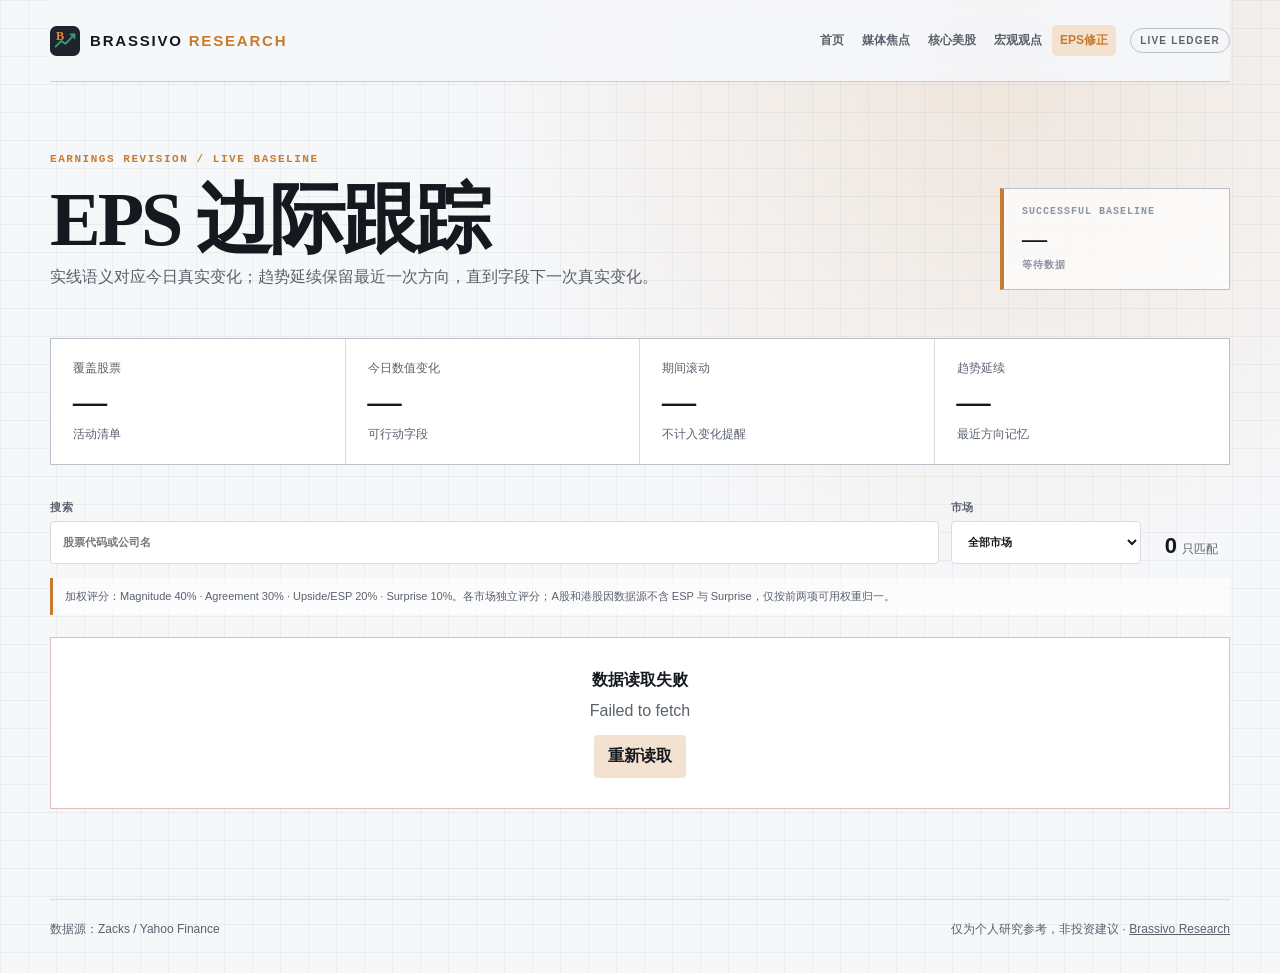
<file: eps/index.html>
<!DOCTYPE html>
<html lang="zh-CN">
<head>
  <meta charset="UTF-8">
  <meta name="viewport" content="width=device-width, initial-scale=1.0">
  <meta name="robots" content="index,follow">
  <meta name="theme-color" content="#f6f7f9">
  <title>EPS Margin Tracker · Brassivo Research</title>
  <meta name="description" content="Brassivo EPS 盈利预期修正与趋势延续跟踪页。">
  <link rel="canonical" href="https://brassivo.com/eps/">
  <link rel="icon" type="image/svg+xml" href="/favicon.svg">
  <script defer src="https://brassivo.com/research-i18n.js?v=20260928archive"></script>
  <link rel="stylesheet" href="styles.css?v=20260916score">
  <script defer src="sort.js?v=20260916score"></script>
  <script defer src="app.js?v=20260916score"></script>
</head>
<body>
  <div class="page-shell">
    <header class="site-header">
      <a class="brand" href="/" aria-label="返回 Brassivo 首页">
        <img src="/favicon.svg" alt="">
        <span>BRASSIVO <b>RESEARCH</b></span>
      </a>
      <nav class="research-nav" aria-label="全站研究导航">
        <a href="https://brassivo.com">首页</a>
        <a href="https://brassivo.com/media/">媒体焦点</a>
        <a href="https://brassivo.com/radar/">核心美股</a>
        <a href="https://brassivo.com/macro/">宏观观点</a>
        <a href="https://brassivo.com/eps/" aria-current="page">EPS修正</a>
      </nav>
      <span class="private-mark">LIVE LEDGER</span>
    </header>
    <script>requestAnimationFrame(()=>{const n=document.querySelector('nav[aria-label="全站研究导航"]'),c=n?.querySelector('[aria-current="page"]');if(n&&c)n.scrollLeft=Math.max(0,c.offsetLeft-(n.clientWidth-c.offsetWidth)/2)})</script>

    <main>
      <section id="dashboard" class="dashboard" aria-labelledby="dashboard-title">
        <div class="dashboard-hero">
          <div>
            <span class="eyebrow">EARNINGS REVISION / LIVE BASELINE</span>
            <h1 id="dashboard-title">EPS 边际跟踪</h1>
            <p>实线语义对应今日真实变化；趋势延续保留最近一次方向，直到字段下一次真实变化。</p>
          </div>
          <div class="baseline-stamp">
            <span>SUCCESSFUL BASELINE</span>
            <strong id="baseline-date">—</strong>
            <small id="baseline-status">等待数据</small>
          </div>
        </div>

        <div class="summary-grid" aria-label="当日摘要">
          <article><span>覆盖股票</span><strong id="metric-stocks">—</strong><small>活动清单</small></article>
          <article><span>今日数值变化</span><strong id="metric-current">—</strong><small>可行动字段</small></article>
          <article><span>期间滚动</span><strong id="metric-period">—</strong><small>不计入变化提醒</small></article>
          <article><span>趋势延续</span><strong id="metric-carry">—</strong><small>最近方向记忆</small></article>
        </div>

        <div class="toolbar">
          <label class="search-field" for="stock-search">
            <span>搜索</span>
            <input id="stock-search" type="search" placeholder="股票代码或公司名" autocomplete="off">
          </label>
          <label class="select-field" for="market-filter">
            <span>市场</span>
            <select id="market-filter">
              <option value="ALL">全部市场</option>
              <option value="US">美股</option>
              <option value="A">A股</option>
              <option value="HK">港股</option>
            </select>
          </label>
          <div class="result-count"><strong id="filtered-count">0</strong><span>只匹配</span></div>
        </div>
        <p class="score-note">加权评分：Magnitude 40% · Agreement 30% · Upside/ESP 20% · Surprise 10%。各市场独立评分；A股和港股因数据源不含 ESP 与 Surprise，仅按前两项可用权重归一。</p>

        <div id="loading-state" class="state-card" role="status" hidden>
          <span class="loading-line"></span>
          <strong>正在读取 EPS 快照</strong>
        </div>
        <div id="error-state" class="state-card error" role="alert" hidden>
          <strong>数据读取失败</strong>
          <p id="error-message">请稍后重试。</p>
          <button id="retry-button" class="secondary-button" type="button">重新读取</button>
        </div>
        <div id="empty-state" class="state-card" hidden>
          <strong>没有匹配的股票</strong>
          <p>清除搜索词或切换市场筛选。</p>
        </div>
        <div id="stock-list" class="stock-list" aria-live="polite"></div>
      </section>
    </main>

    <footer>
      <span>数据源：Zacks / Yahoo Finance</span>
      <span>仅为个人研究参考，非投资建议 · <a href="/">Brassivo Research</a></span>
    </footer>
  </div>
</body>
</html>
</file>
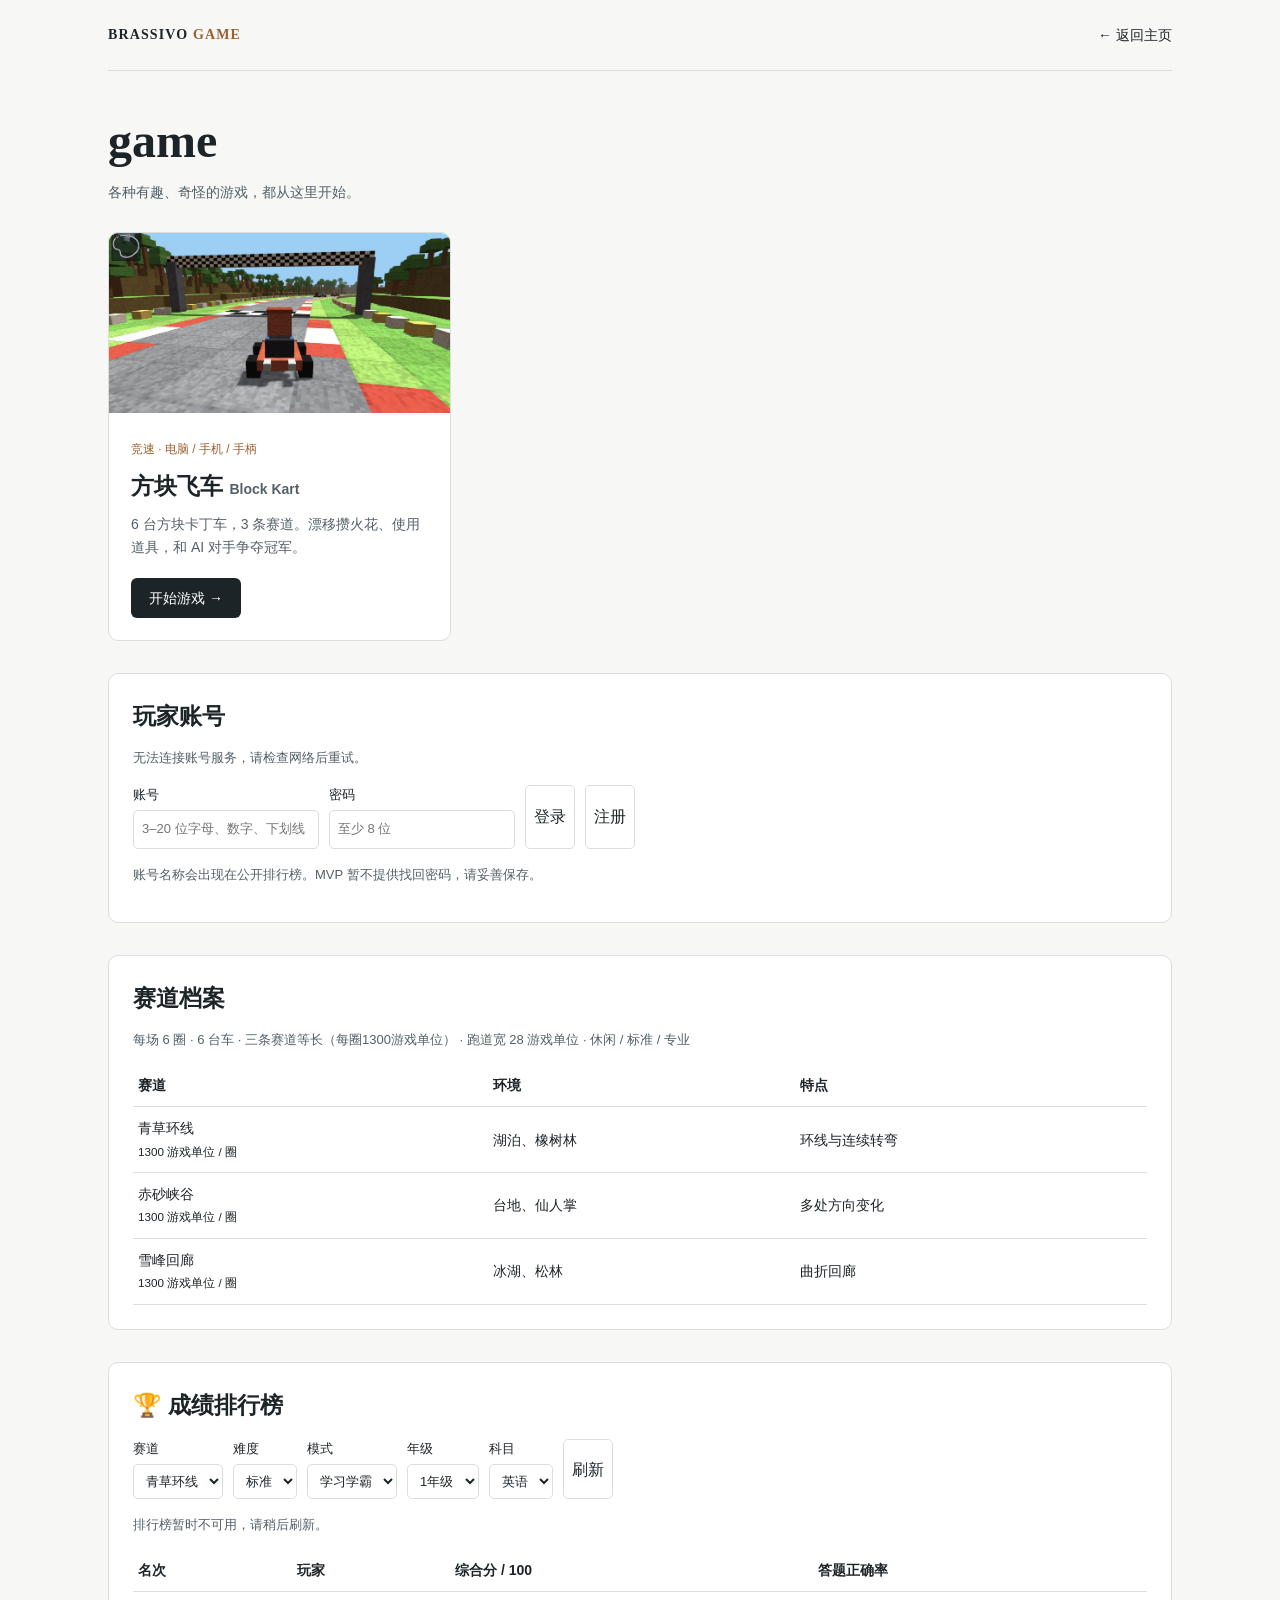
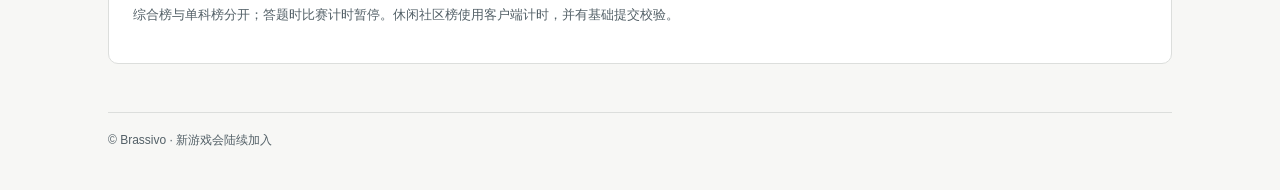
<file: game/index.html>
<!doctype html>
<html lang="zh-CN">
<head>
<meta charset="utf-8">
<meta name="viewport" content="width=device-width,initial-scale=1">
<title>game · Brassivo 游戏目录</title>
<meta name="description" content="Brassivo 的游戏目录：从方块飞车开始，探索各种有趣、奇怪的游戏。">
<link rel="canonical" href="https://brassivo.com/game/">
<link rel="icon" type="image/svg+xml" href="/favicon.svg">
<style>
:root{--bg:#f7f7f5;--card:#fff;--line:#dcdedc;--txt:#1d2428;--mut:#536067;--accent:#9b602f}*{box-sizing:border-box}body{margin:0;background:var(--bg);color:var(--txt);font-family:"PingFang SC","Microsoft YaHei",sans-serif;line-height:1.6}.wrap{max-width:1120px;margin:auto;padding:0 28px 40px}header{display:flex;align-items:center;justify-content:space-between;gap:20px;padding:24px 0;border-bottom:1px solid var(--line)}a{color:inherit}header a{text-decoration:none;font-size:14px}.brand{font-family:Georgia,serif;font-weight:bold;letter-spacing:.08em}.brand span{color:var(--accent)}.intro{padding:46px 0 28px}h1{font-family:Georgia,serif;font-size:48px;line-height:1;margin:0 0 16px}.intro p{color:var(--mut);margin:0}.games{display:grid;grid-template-columns:repeat(3,minmax(0,1fr));gap:18px}.game-card{display:flex;flex-direction:column;background:var(--card);border:1px solid var(--line);border-radius:10px;overflow:hidden}.cover{width:100%;height:180px;display:block;object-fit:cover;object-position:center;background:#e7eddd}.content{padding:22px}.tag{font-size:12px;color:var(--accent)}h2{font-size:23px;margin:8px 0}p{font-size:14px}.content p{color:var(--mut);margin:0 0 20px}.play{display:inline-block;background:var(--txt);color:white;border-radius:6px;padding:9px 18px;text-decoration:none;font-size:14px}.play:hover{background:var(--accent)}a:focus-visible{outline:2px solid var(--accent);outline-offset:4px}footer{margin-top:48px;border-top:1px solid var(--line);padding-top:18px;color:var(--mut);font-size:12px}@media(max-width:900px){.games{grid-template-columns:repeat(2,minmax(0,1fr))}}@media(max-width:640px){.wrap{padding:0 18px 28px}header{padding:18px 0}.intro{padding-top:32px}.games{grid-template-columns:1fr}h1{font-size:42px}}
.portal{margin-top:32px;padding:24px;background:white;border:1px solid var(--line);border-radius:10px}.portal h2{margin-top:0}.filters{display:flex;gap:10px;flex-wrap:wrap;margin:16px 0}input,select,button{font:inherit;border:1px solid var(--line);border-radius:5px;padding:8px;background:white;color:var(--txt)}button{cursor:pointer}label{font-size:13px;display:flex;flex-direction:column;gap:4px}table{width:100%;border-collapse:collapse;font-size:14px}th,td{text-align:left;padding:10px 5px;border-bottom:1px solid var(--line)}.note{color:var(--mut);font-size:13px}[hidden]{display:none!important}
</style>
</head>
<body><div class="wrap">
<header><a class="brand" href="/">BRASSIVO <span>GAME</span></a><a href="/">← 返回主页</a></header>
<main><div class="intro"><h1>game</h1><p>各种有趣、奇怪的游戏，都从这里开始。</p></div>
<div class="games">
<article class="game-card"><img class="cover" src="block-kart-preview.png" alt="方块飞车实际比赛画面：青草赛道上的方块卡丁车" width="1575" height="1043"><div class="content"><span class="tag">竞速 · 电脑 / 手机 / 手柄</span><h2>方块飞车 <small style="font-size:14px;color:var(--mut)">Block Kart</small></h2><p>6 台方块卡丁车，3 条赛道。漂移攒火花、使用道具，和 AI 对手争夺冠军。</p><a class="play" href="/block-kart/">开始游戏 →</a></div></article>
</div><section class="portal"><h2>玩家账号</h2><p id="accountStatus" role="status" aria-live="polite" class="note">游客可直接玩；登录后保存云端成绩。</p><form id="authForm" class="filters"><label>账号<input id="username" autocomplete="username" autocapitalize="none" autocorrect="off" spellcheck="false" pattern="[a-zA-Z0-9_]{3,20}" minlength="3" maxlength="20" required placeholder="3–20 位字母、数字、下划线"></label><label>密码<input id="password" type="password" autocomplete="current-password" minlength="8" maxlength="128" required placeholder="至少 8 位"></label><button type="submit" value="login">登录</button><button type="submit" value="register">注册</button></form><button id="logout" hidden>退出登录</button><p class="note">账号名称会出现在公开排行榜。MVP 暂不提供找回密码，请妥善保存。</p><div id="myScores"></div></section>
<section class="portal"><h2>赛道档案</h2><p class="note">每场 6 圈 · 6 台车 · 三条赛道等长（每圈1300游戏单位） · 跑道宽 28 游戏单位 · 休闲 / 标准 / 专业</p><table><thead><tr><th>赛道</th><th>环境</th><th>特点</th></tr></thead><tbody><tr><td>青草环线<br><small>1300 游戏单位 / 圈</small></td><td>湖泊、橡树林</td><td>环线与连续转弯</td></tr><tr><td>赤砂峡谷<br><small>1300 游戏单位 / 圈</small></td><td>台地、仙人掌</td><td>多处方向变化</td></tr><tr><td>雪峰回廊<br><small>1300 游戏单位 / 圈</small></td><td>冰湖、松林</td><td>曲折回廊</td></tr></tbody></table></section>
<section class="portal"><h2>🏆 成绩排行榜</h2><div class="filters"><label>赛道<select id="boardTrack"><option value="0">青草环线</option><option value="1">赤砂峡谷</option><option value="2">雪峰回廊</option></select></label><label>难度<select id="boardDiff"><option value="0">休闲</option><option value="1" selected>标准</option><option value="2">专业</option></select></label><label>模式<select id="boardMode"><option value="study" selected>学习学霸</option></select></label><label>年级<select id="boardGrade"><option value="1">1年级</option><option value="2">2年级</option><option value="3">3年级</option><option value="4">4年级</option><option value="5">5年级</option><option value="6">6年级</option></select></label><label>科目<select id="boardSubject"><option value="all">综合随机</option><option value="math">数学</option><option value="olympiad">奥数</option><option value="chinese">语文</option><option value="english">英语</option><option value="science">科学</option><option value="ethics">道德与法治</option><option value="music">音乐</option><option value="art">美术</option><option value="pe">体育与健康</option><option value="labor">劳动</option><option value="it">信息科技</option><option value="practice">综合实践</option></select></label><button id="refreshBoard">刷新</button></div><p id="boardStatus" class="note"></p><table><thead><tr><th>名次</th><th>玩家</th><th>综合分 / 100</th><th>答题正确率</th></tr></thead><tbody id="boardRows"></tbody></table><p class="note">综合榜与单科榜分开；答题时比赛计时暂停。休闲社区榜使用客户端计时，并有基础提交校验。</p></section></main><footer>© Brassivo · 新游戏会陆续加入</footer>
</div><script src="api.js?v=auth-v2"></script><script src="../block-kart/subjects.js?v=english-skills-20261003"></script><script src="../block-kart/score.js?v=100point-v1"></script><script src="../block-kart/account-form.js?v=auth-v2"></script><script src="portal.js?v=auth-v2"></script></body></html>
</file>
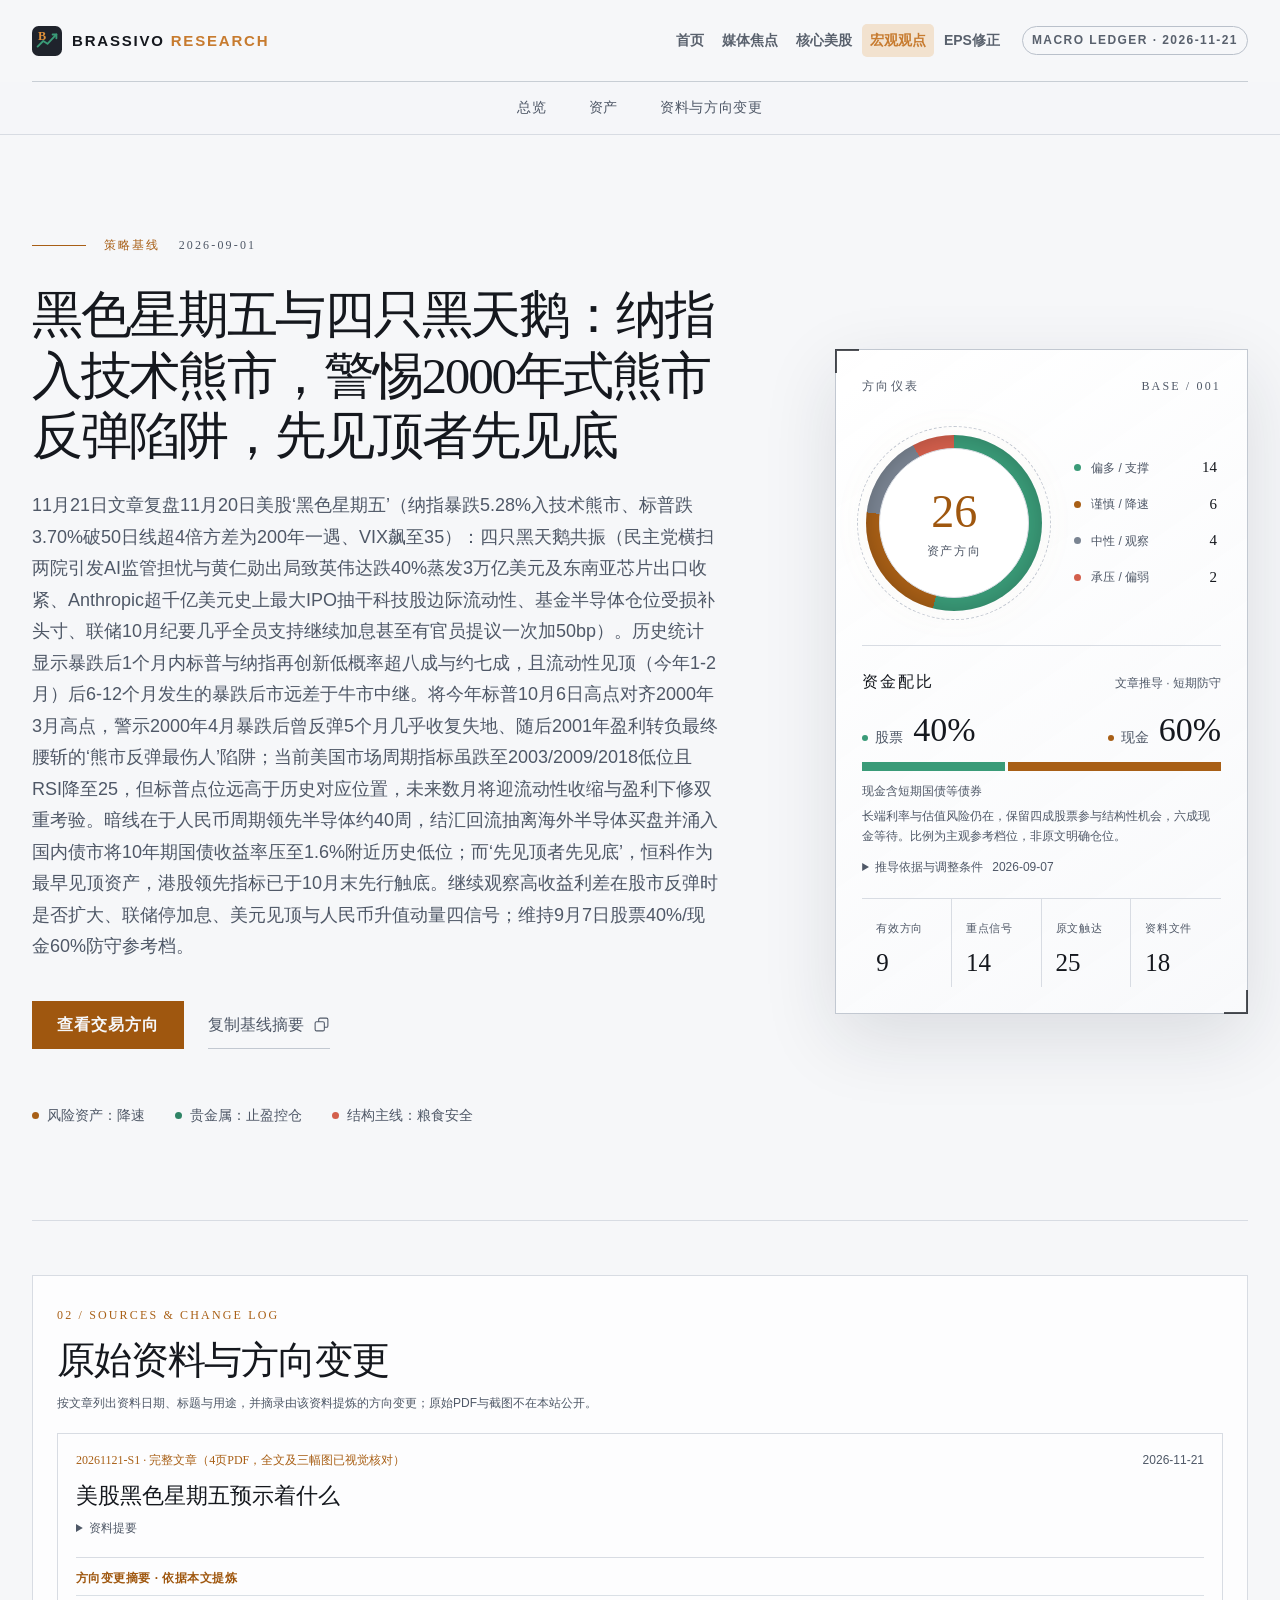
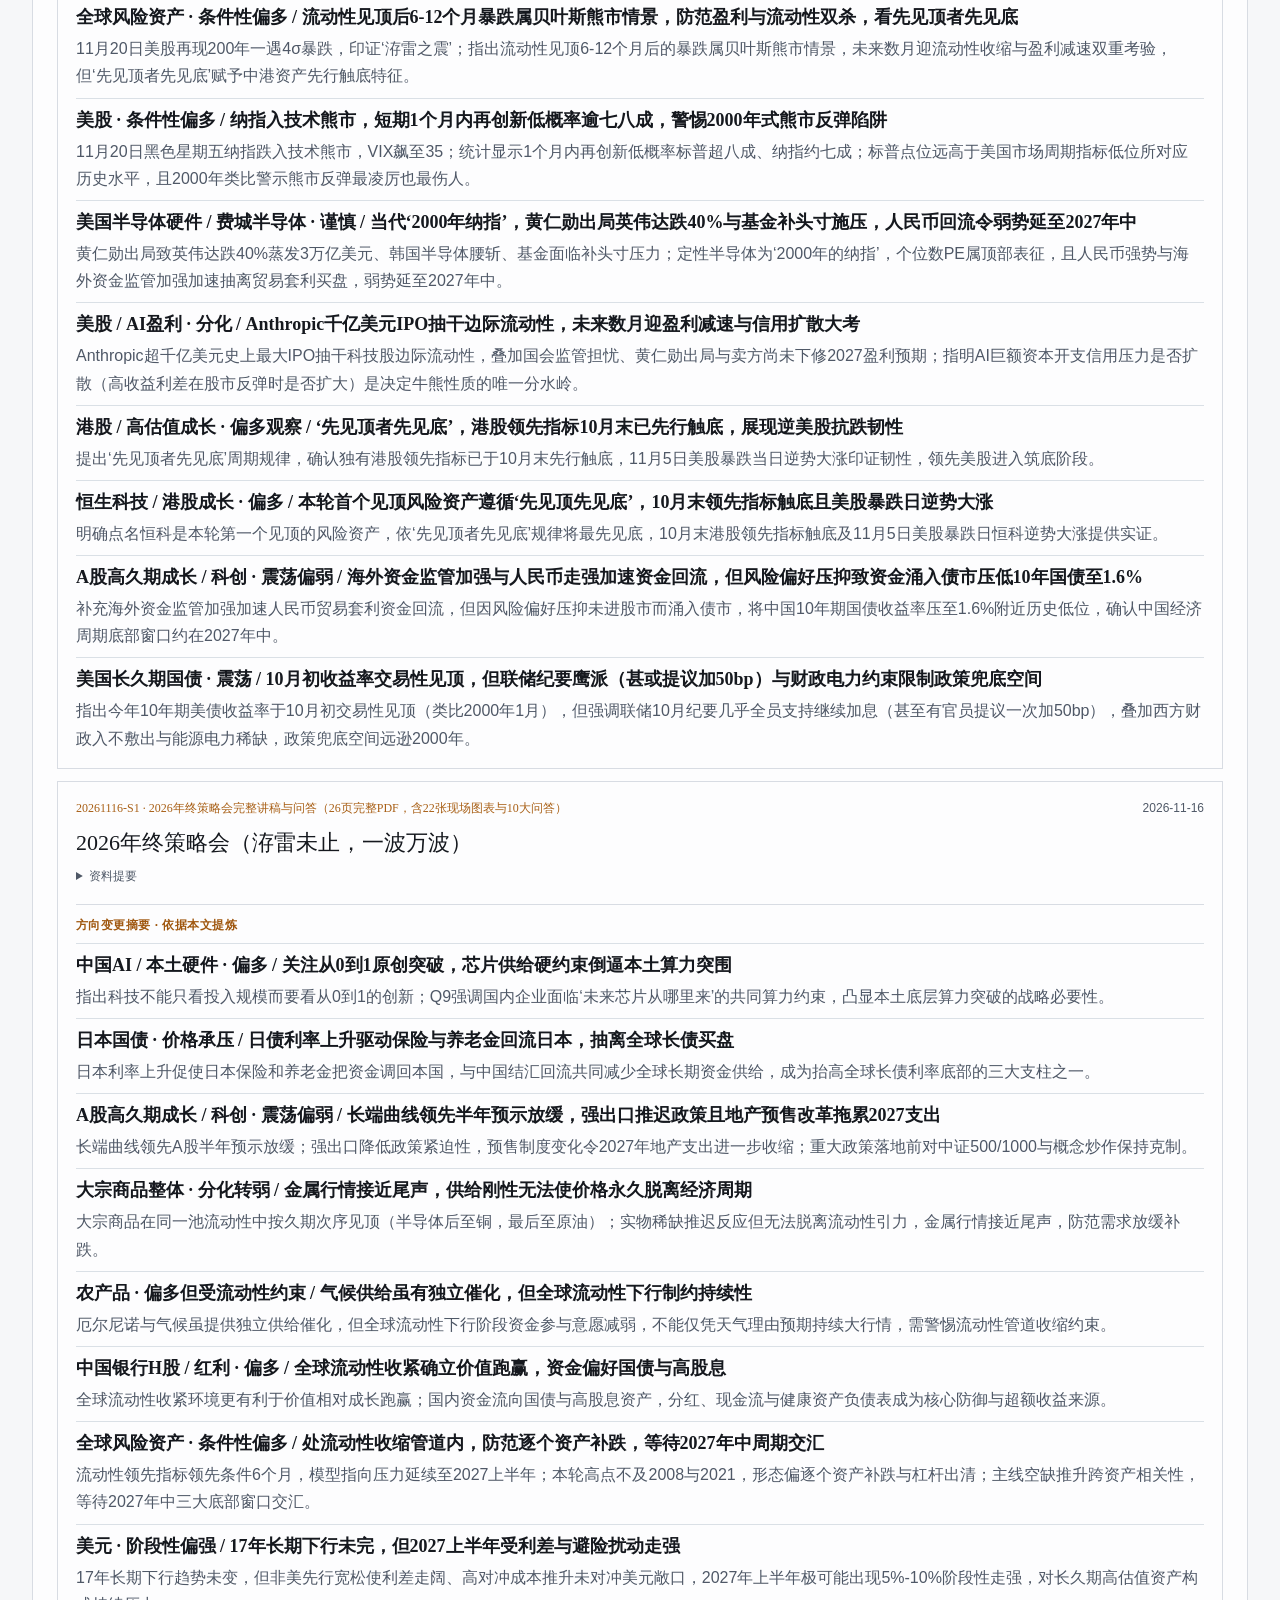
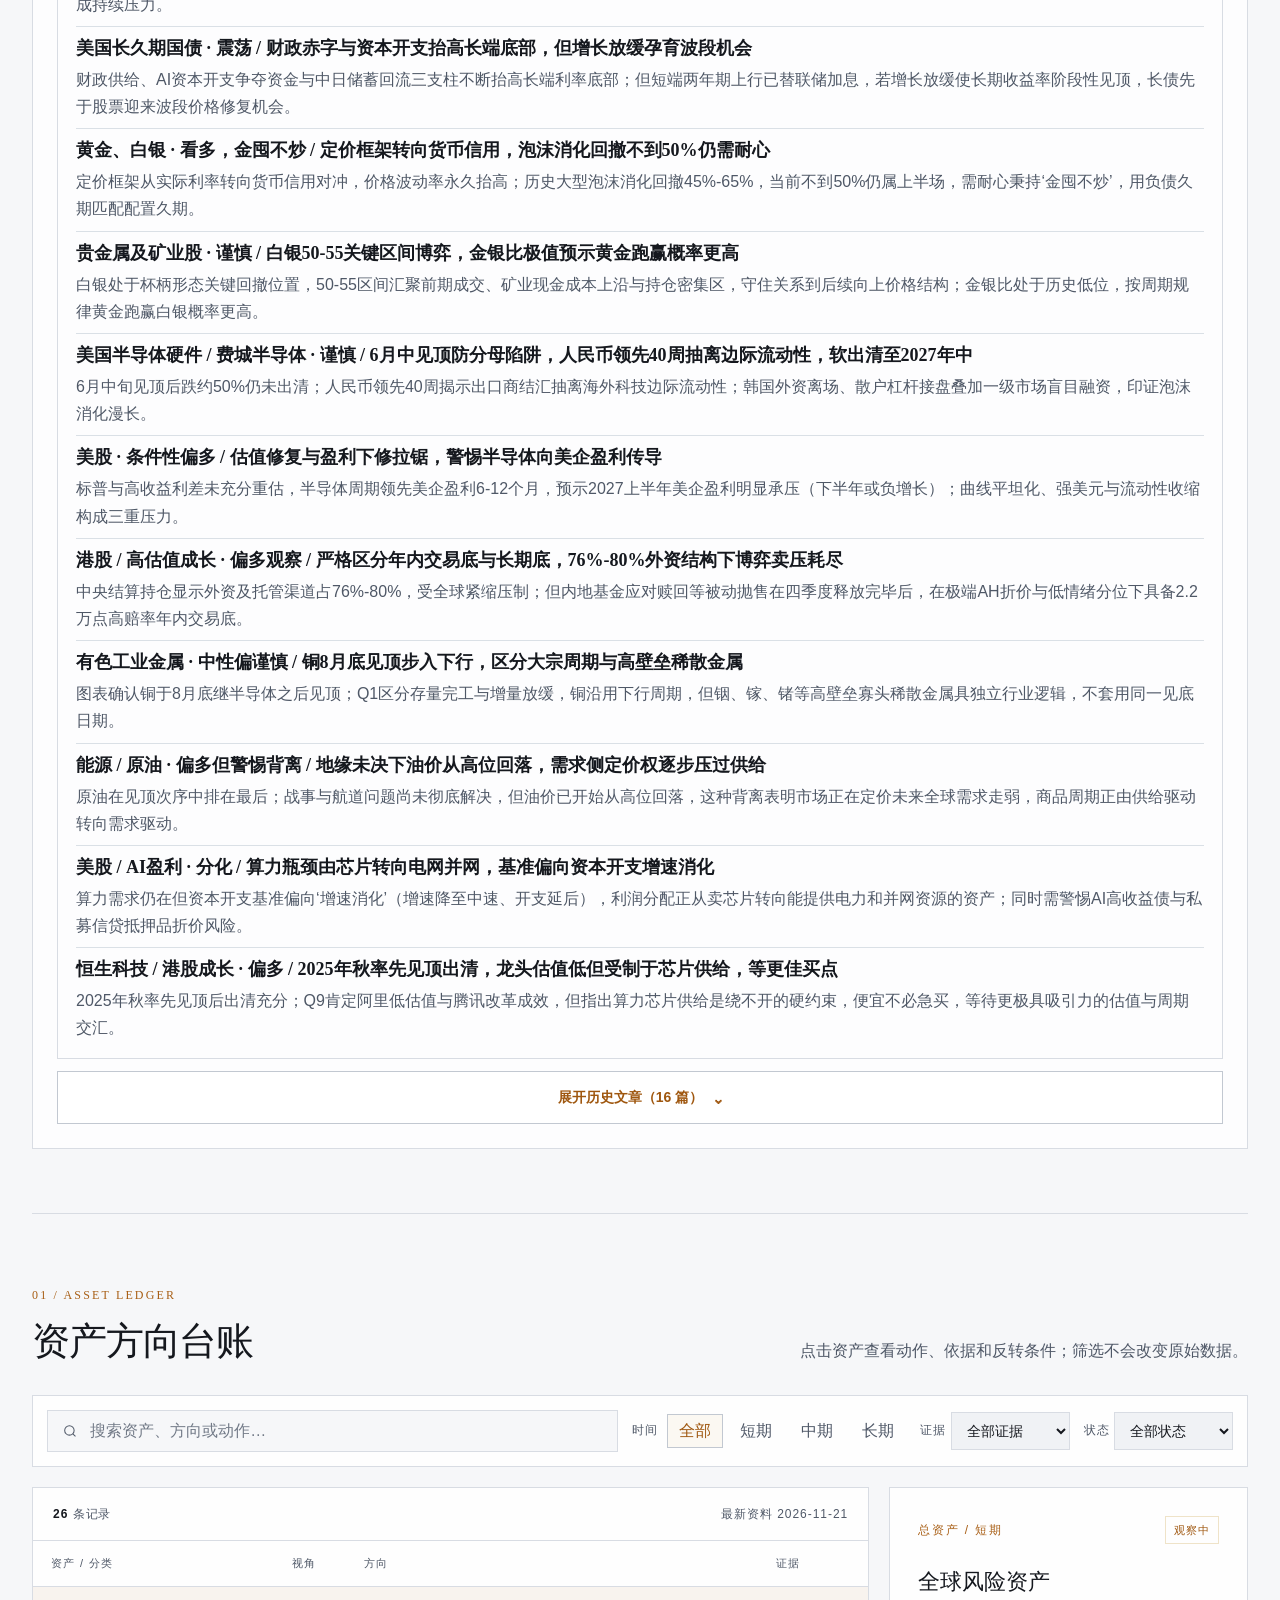
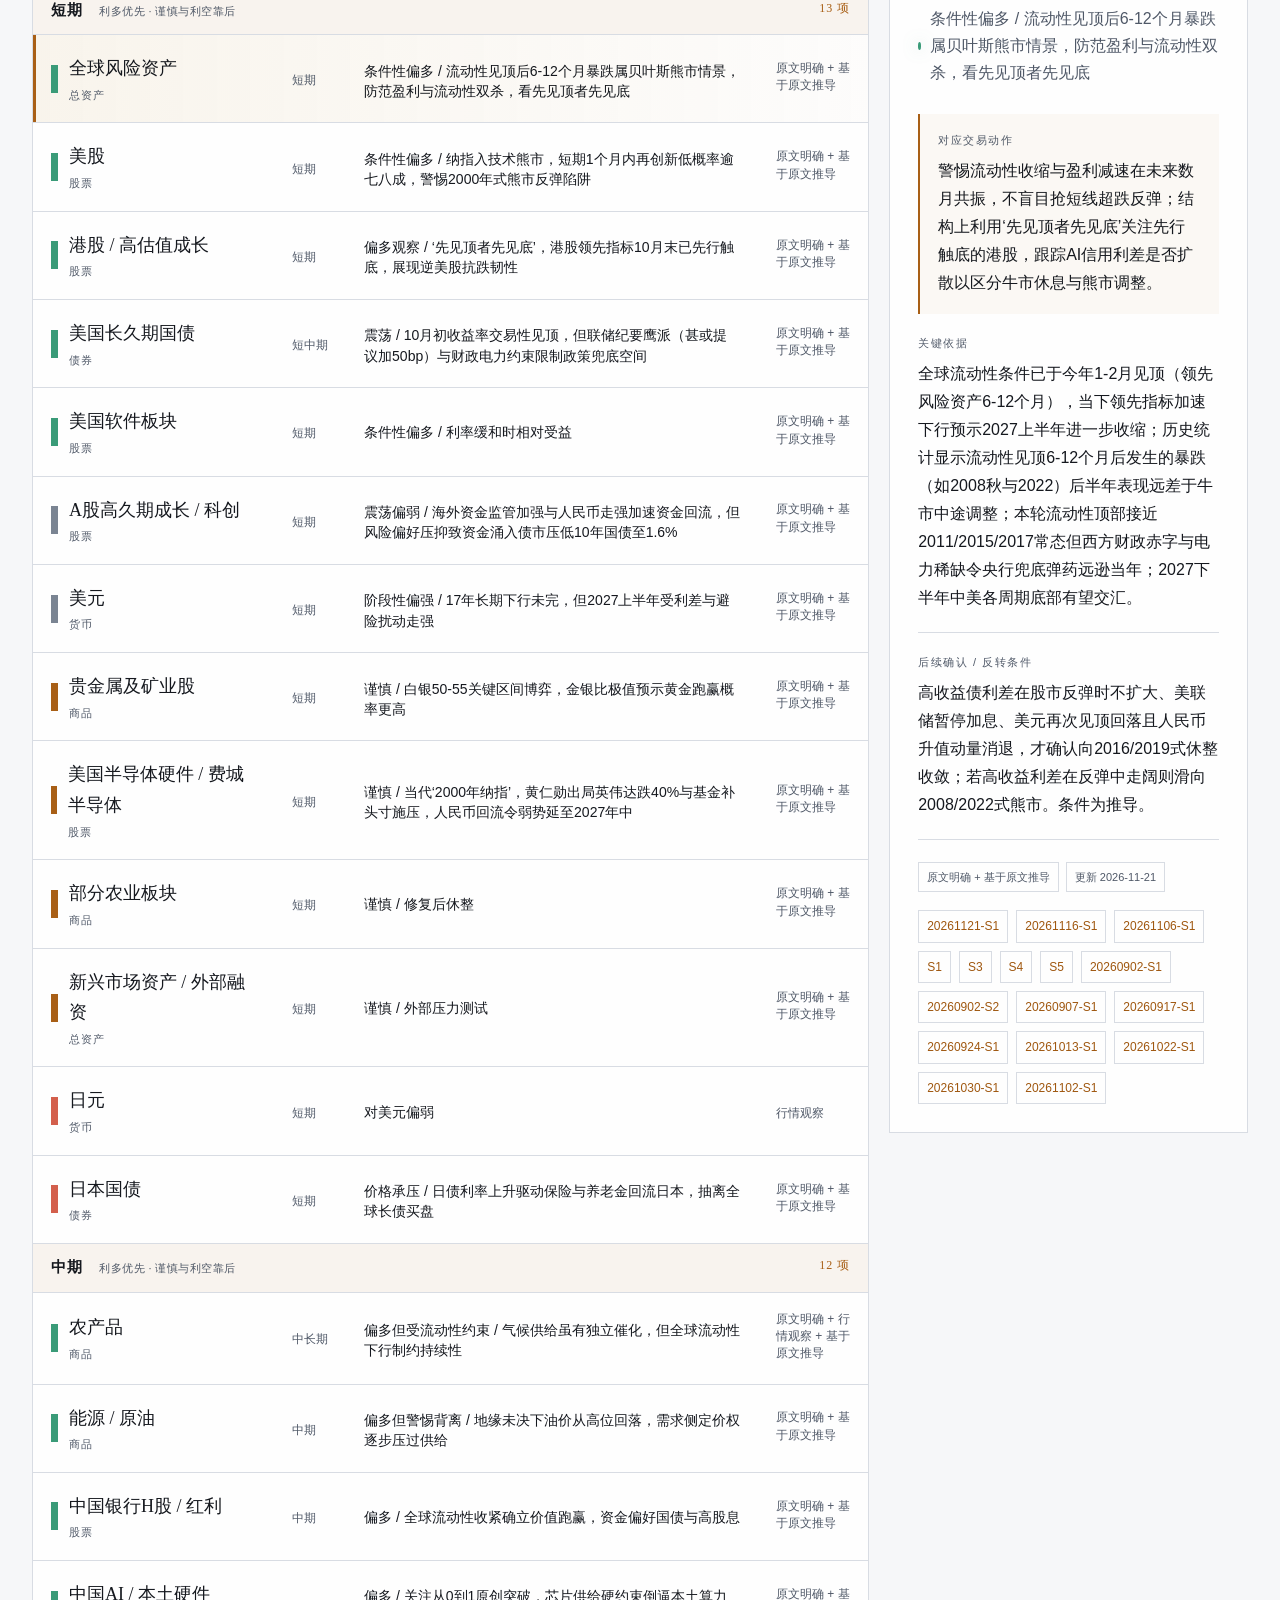
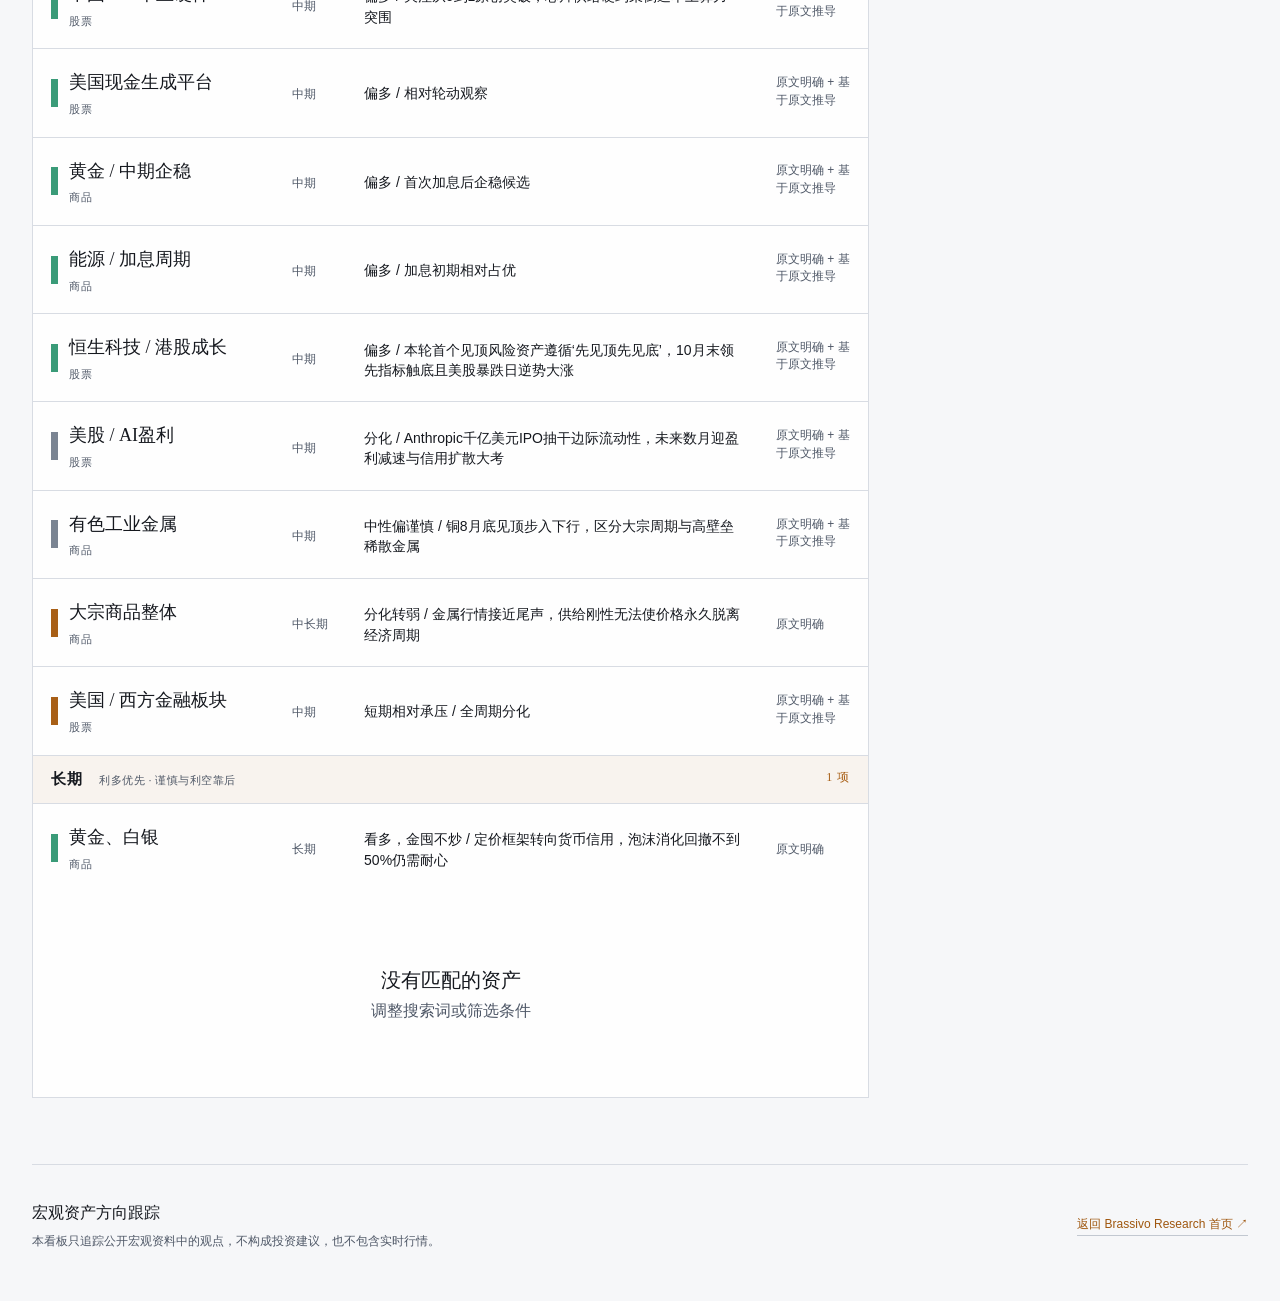
<file: honghao/index.html>
<!doctype html>
<html lang="zh-CN">
  <head>
    <meta charset="utf-8" />
    <meta name="viewport" content="width=device-width, initial-scale=1" />
    <meta name="robots" content="noindex,follow" />
    <link rel="canonical" href="https://brassivo.com/macro/" />
    <meta http-equiv="refresh" content="0; url=/macro/" />
    <title>页面已迁移 · Brassivo Research</title>
    <script>location.replace('/macro/' + location.search + location.hash);</script>
  </head>
  <body>
    <p>宏观观点页面已迁移至 <a href="/macro/">brassivo.com/macro/</a>。</p>
  </body>
</html>
</file>
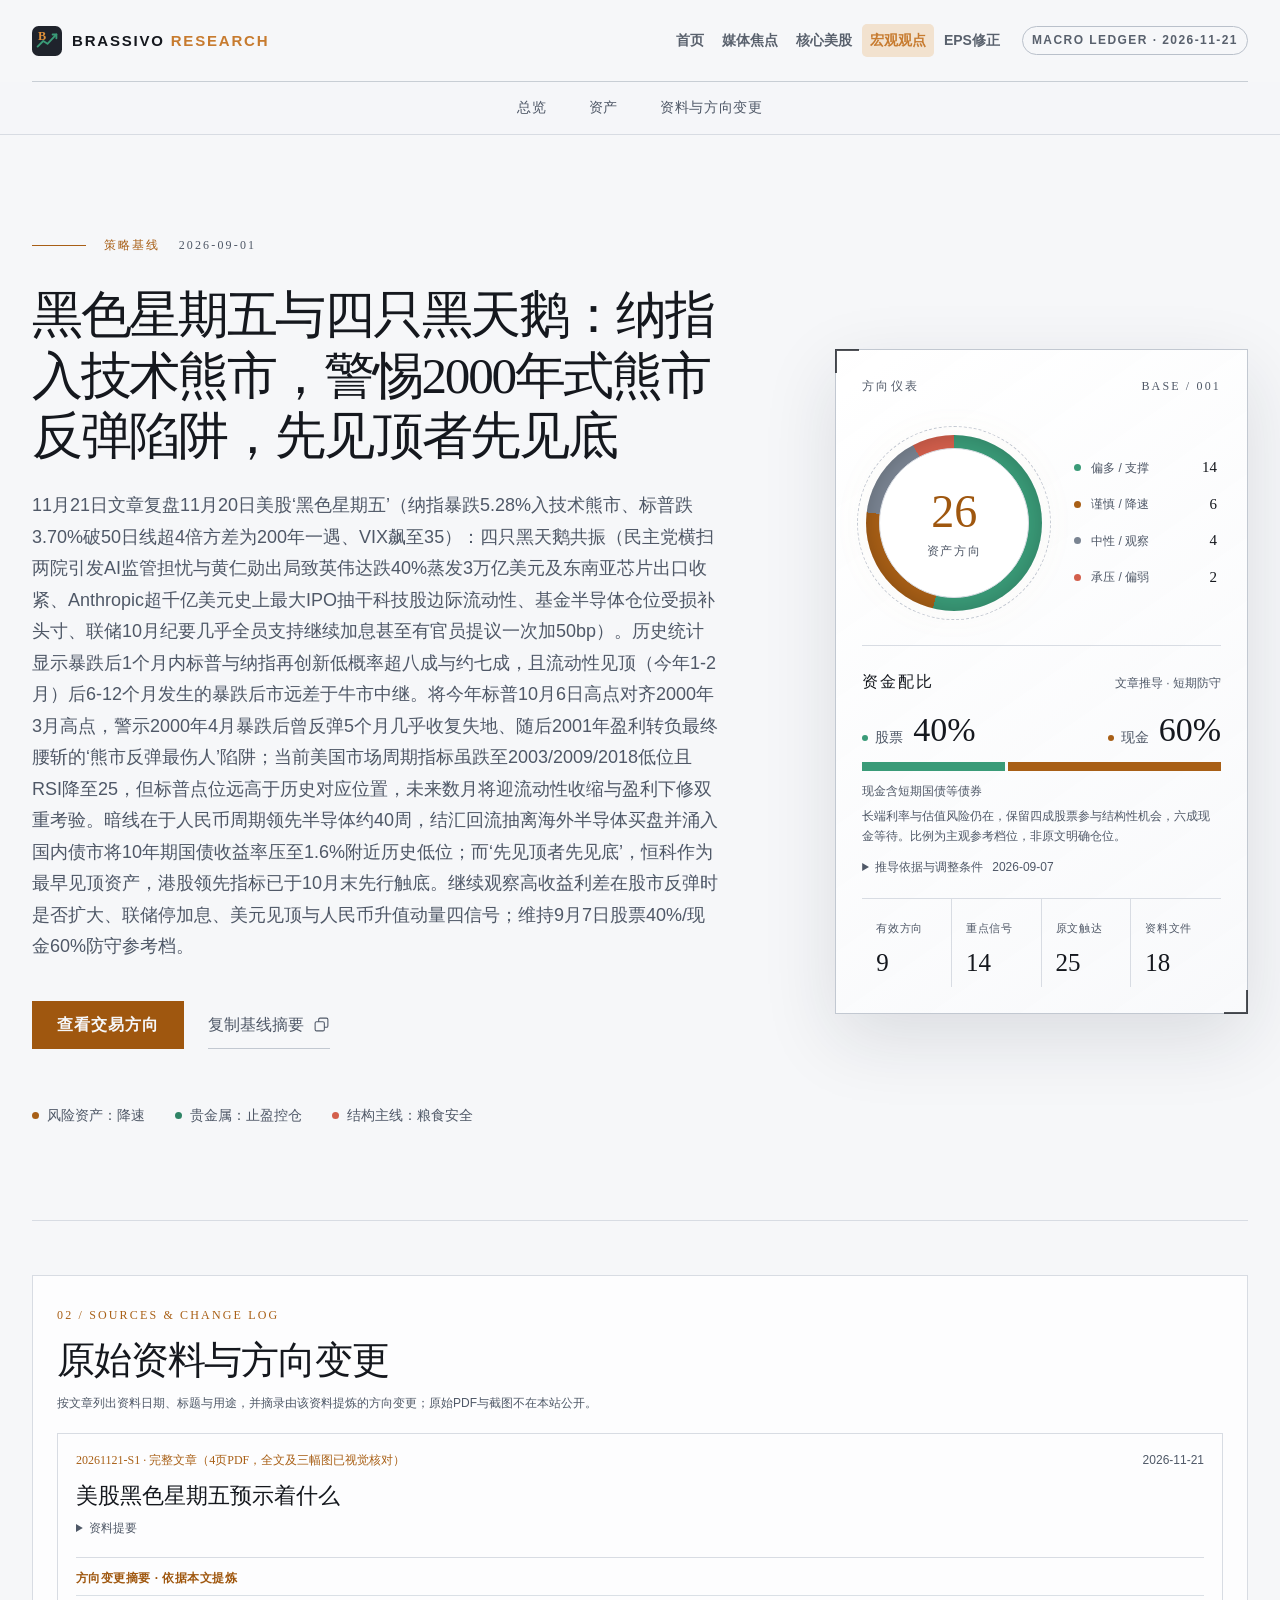
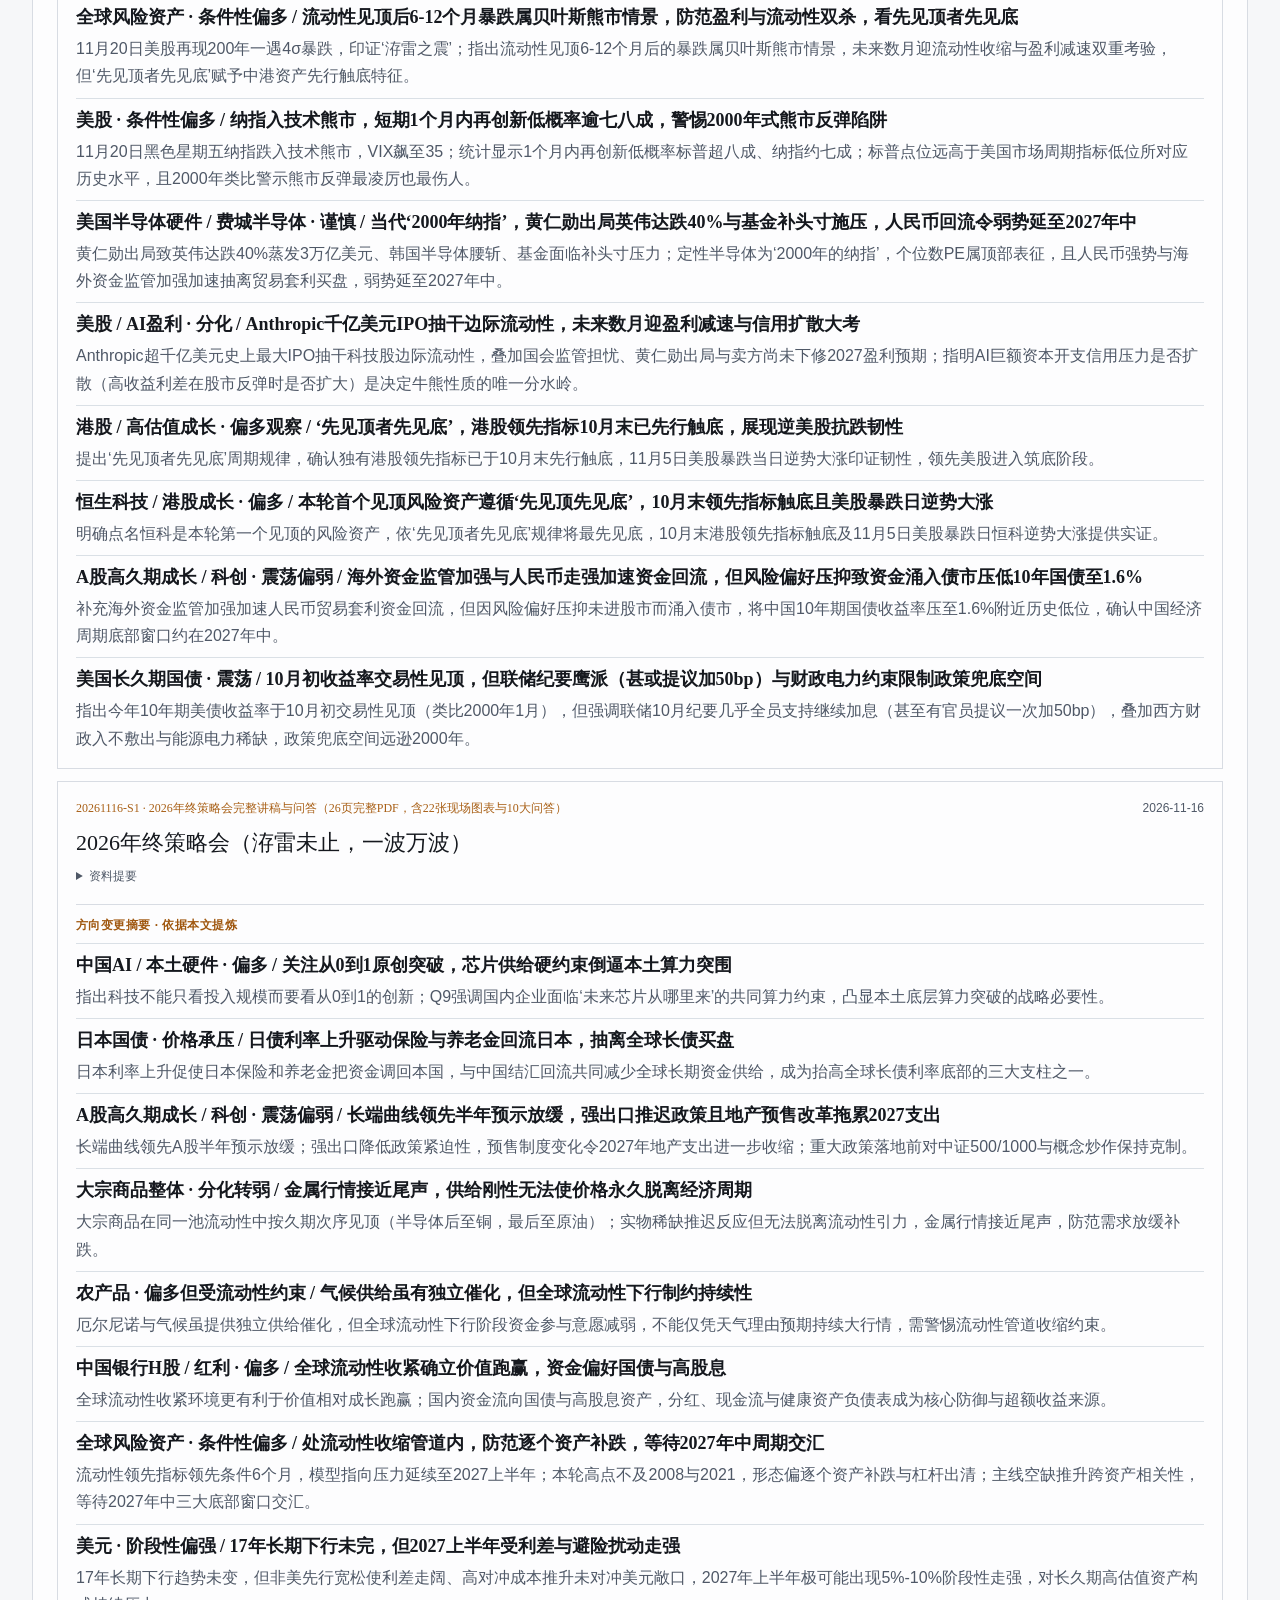
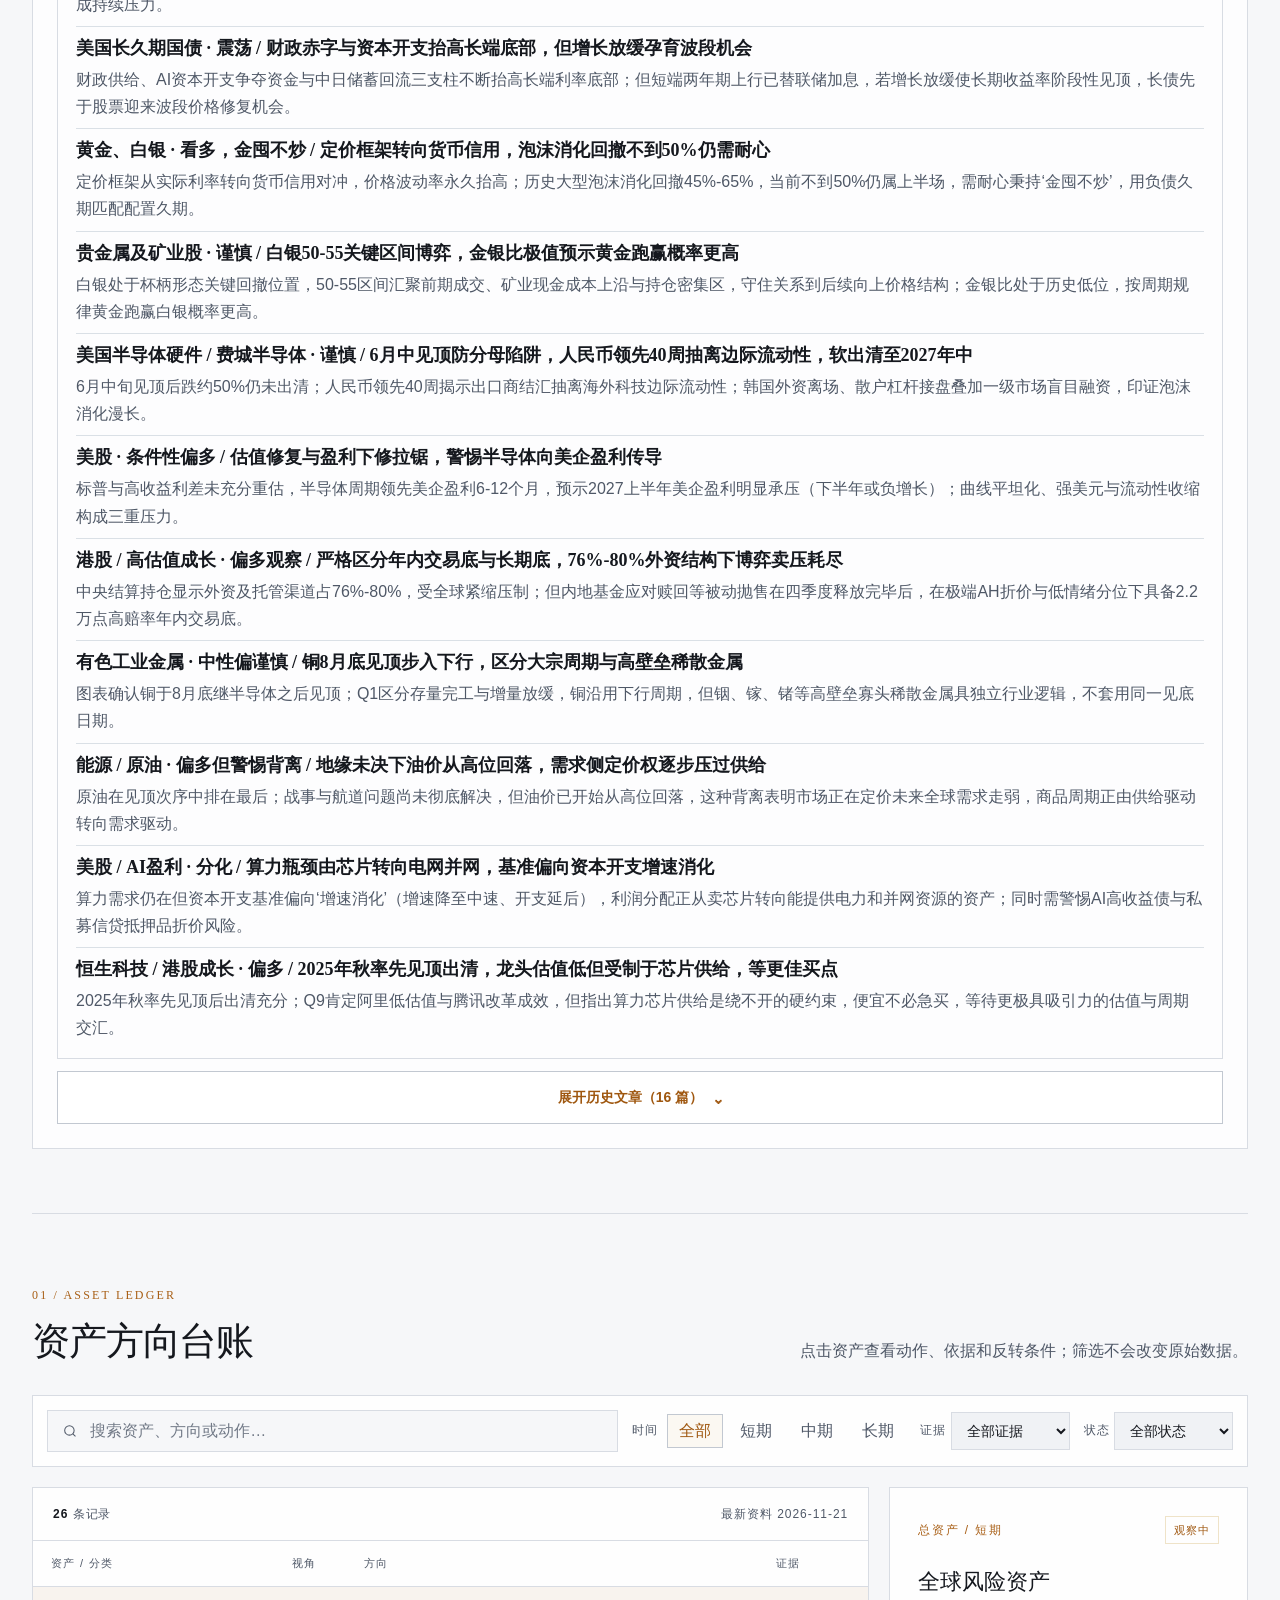
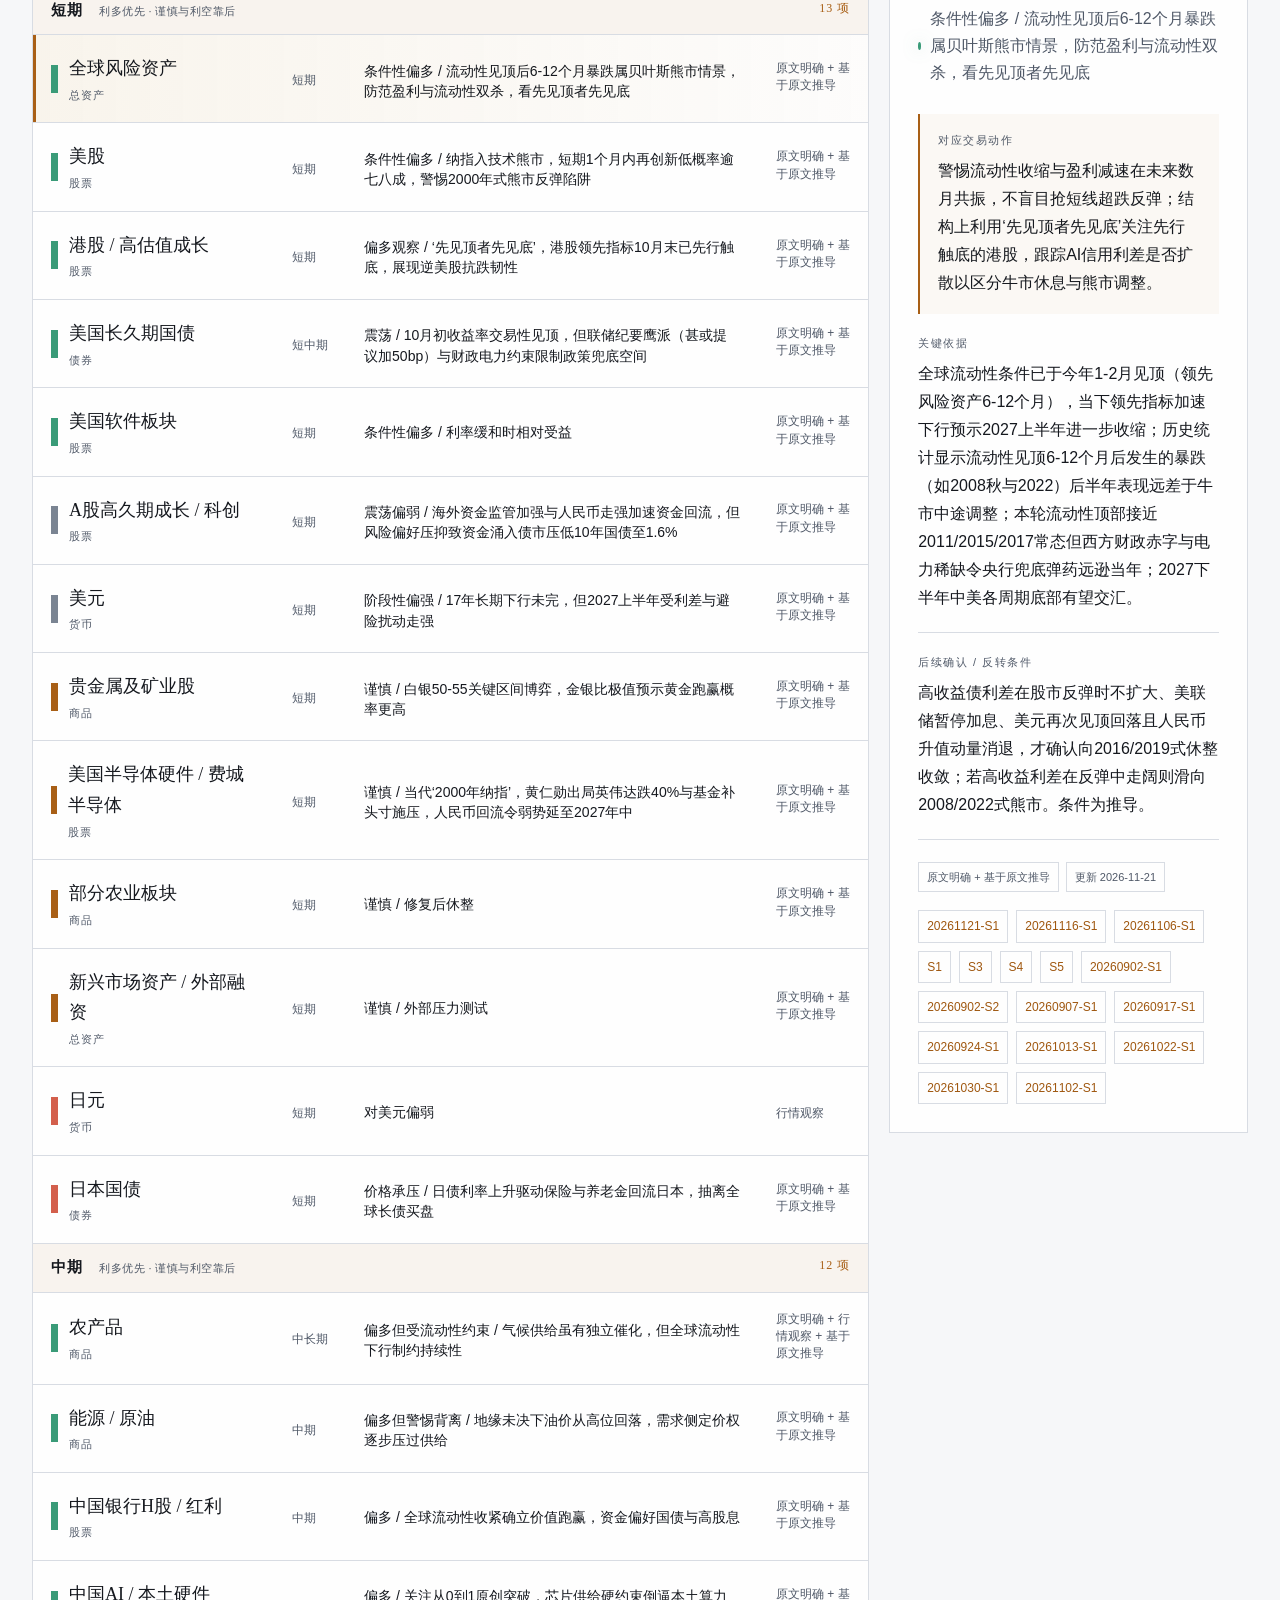
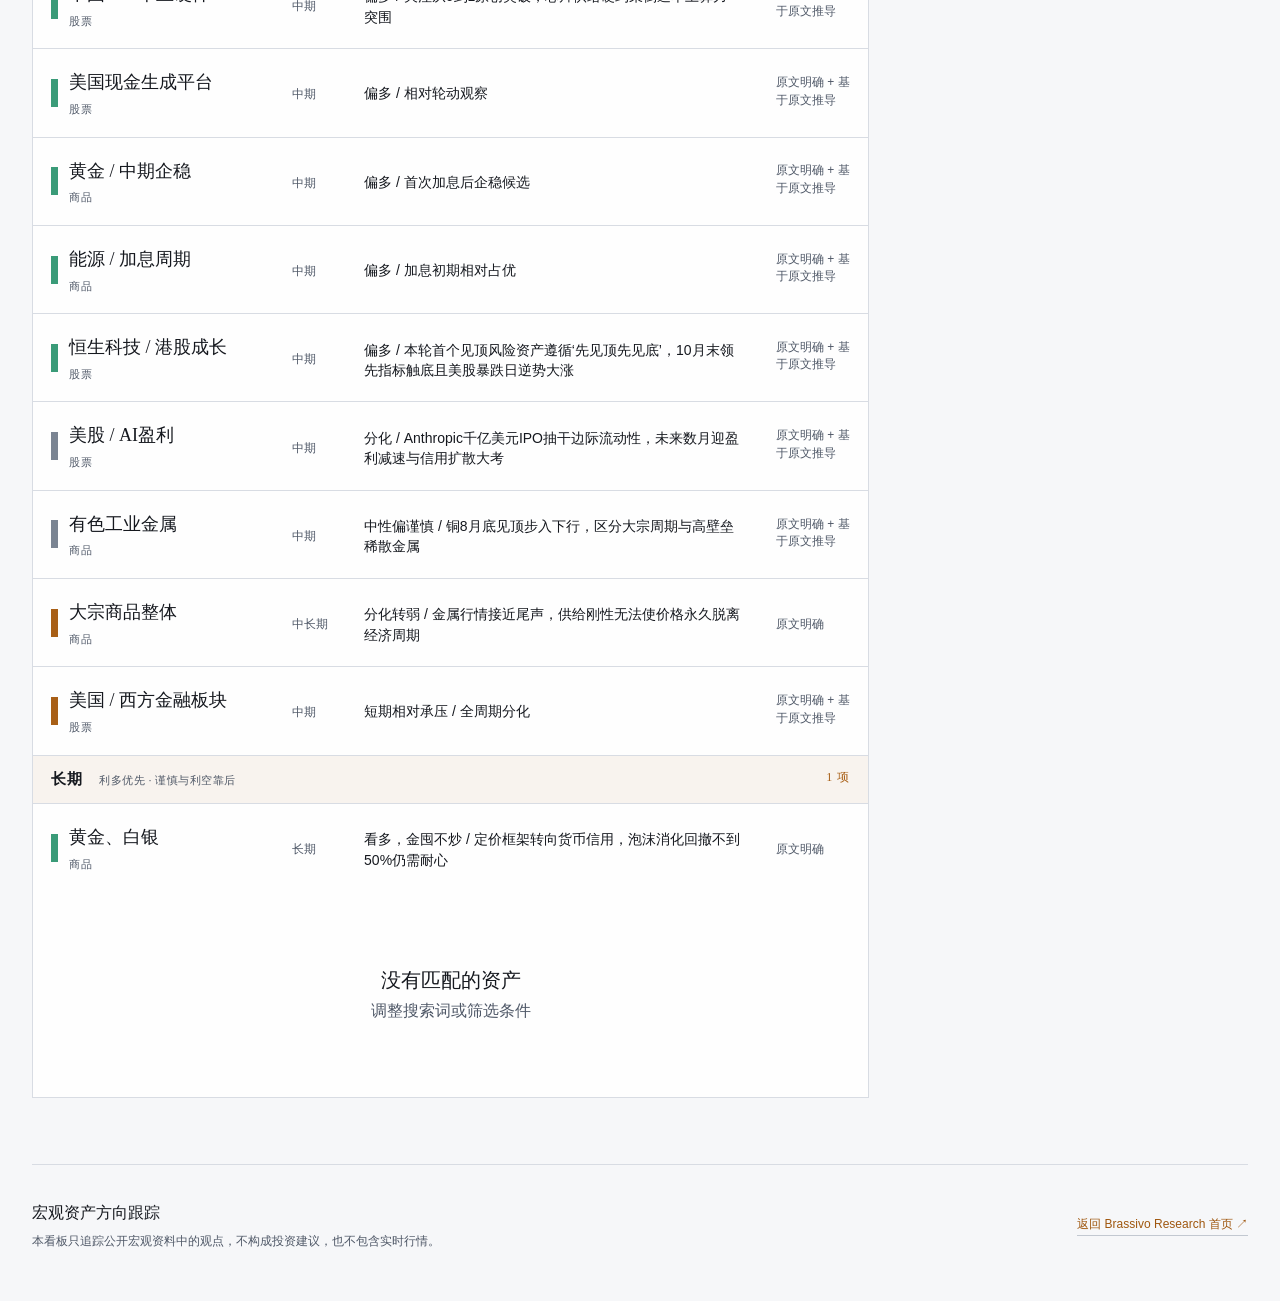
<file: macro/index.html>
<!doctype html>
<html lang="zh-CN">
  <head>
    <meta charset="utf-8" />
    <meta name="viewport" content="width=device-width, initial-scale=1" />
    <meta name="color-scheme" content="light" />
    <meta name="theme-color" content="#f6f7f9" />
    <meta name="description" content="Brassivo Research 宏观资产方向跟踪：按时间视角、证据等级和反转条件整理公开文章中的资产配置观点。" />
    <meta name="robots" content="index,follow" />
    <link rel="canonical" href="https://brassivo.com/macro/" />
    <link rel="icon" type="image/svg+xml" href="/favicon.svg" />
    <script defer src="https://brassivo.com/research-i18n.js?v=20260928archive"></script>
    <meta property="og:type" content="website" />
    <meta property="og:site_name" content="Brassivo Research" />
    <meta property="og:title" content="宏观资产方向跟踪 · Brassivo Research" />
    <meta property="og:description" content="区分长期配置、短期交易、原文判断与推导，持续记录资产方向及证伪条件。" />
    <meta property="og:url" content="https://brassivo.com/macro/" />
    <title>宏观资产方向跟踪 · Brassivo Research</title>
    <script>if (location.hash === "#bloomberg-daily") location.replace("/media/");</script>
    <link rel="stylesheet" href="styles.css?v=20260925media-extracted" />
    <script src="article-translations.js?v=20261121" defer></script>
    <script src="dashboard-data.js?v=20261121" defer></script>
    <script src="app.js?v=20260925media-extracted" defer></script>
  </head>
  <body>
    <a class="skip-link" href="#asset-ledger">跳到资产台账</a>
    <div class="page-noise" aria-hidden="true"></div>
    <div class="orb orb-one" aria-hidden="true"></div>
    <div class="orb orb-two" aria-hidden="true"></div>

    <header class="site-header">
      <a class="brand" href="/" aria-label="返回 Brassivo Research 首页">
        <img src="/favicon.svg" alt="" />
        <span>BRASSIVO <b>RESEARCH</b></span>
      </a>
      <nav class="research-nav" aria-label="全站研究导航">
        <a href="https://brassivo.com">首页</a>
        <a href="https://brassivo.com/media/">媒体焦点</a>
        <a href="https://brassivo.com/radar/">核心美股</a>
        <a href="https://brassivo.com/macro/" aria-current="page">宏观观点</a>
        <a href="https://brassivo.com/eps/">EPS修正</a>
      </nav>
      <span class="private-mark">MACRO LEDGER · <time id="header-date">—</time></span>
    </header>
    <script>requestAnimationFrame(()=>{const n=document.querySelector('nav[aria-label="全站研究导航"]'),c=n?.querySelector('[aria-current="page"]');if(n&&c)n.scrollLeft=Math.max(0,c.offsetLeft-(n.clientWidth-c.offsetWidth)/2)})</script>
    <nav class="section-nav" aria-label="本页目录">
      <a href="#overview">总览</a>
      <a href="#asset-ledger">资产</a>
      <a href="#sources">资料与方向变更</a>
    </nav>

    <main>
      <section class="hero shell" id="overview" aria-labelledby="hero-title">
        <div class="hero-copy reveal">
          <div class="eyebrow">
            <span>策略基线</span>
            <time id="baseline-date">—</time>
          </div>
          <h1 id="hero-title">宏观资产方向加载中</h1>
          <p class="hero-note" id="posture-note"></p>
          <div class="hero-actions">
            <a class="primary-action" href="#asset-ledger">查看交易方向</a>
            <button class="text-action" id="copy-summary" type="button">
              <span>复制基线摘要</span>
              <svg viewBox="0 0 24 24" aria-hidden="true"><path d="M8 8V5a2 2 0 0 1 2-2h9a2 2 0 0 1 2 2v9a2 2 0 0 1-2 2h-3M5 8h9a2 2 0 0 1 2 2v9a2 2 0 0 1-2 2H5a2 2 0 0 1-2-2v-9a2 2 0 0 1 2-2Z" /></svg>
            </button>
          </div>
          <div class="signal-strip" aria-label="关键策略信号">
            <span><i class="signal caution"></i>风险资产：降速</span>
            <span><i class="signal positive"></i>贵金属：止盈控仓</span>
            <span><i class="signal focus"></i>结构主线：粮食安全</span>
          </div>
        </div>

        <div class="hero-instrument reveal reveal-delay-one" aria-label="台账统计">
          <div class="instrument-head">
            <span>方向仪表</span>
            <span class="instrument-code">BASE / 001</span>
          </div>
          <div class="compass-wrap">
            <div class="compass" id="direction-compass" aria-label="资产方向分布">
              <div class="compass-core">
                <strong id="asset-total">0</strong>
                <span>资产方向</span>
              </div>
            </div>
            <div class="compass-legend" id="direction-legend"></div>
          </div>
          <section class="capital-allocation" aria-labelledby="allocation-title">
            <div class="allocation-heading">
              <h3 id="allocation-title">资金配比</h3>
              <span id="allocation-basis"></span>
            </div>
            <div class="allocation-values">
              <div><span><i class="allocation-dot stocks" aria-hidden="true"></i>股票</span><strong id="allocation-stocks">—</strong></div>
              <div><span><i class="allocation-dot cash" aria-hidden="true"></i>现金</span><strong id="allocation-cash">—</strong></div>
            </div>
            <div class="allocation-bar" id="allocation-bar" role="img" aria-label="资金配比待设置" hidden>
              <span class="allocation-segment stocks" id="allocation-stock-segment"></span>
              <span class="allocation-segment cash" id="allocation-cash-segment"></span>
            </div>
            <p class="allocation-scope">现金含短期国债等债券</p>
            <p class="allocation-note" id="allocation-note"></p>
            <details class="allocation-details">
              <summary>推导依据与调整条件 <time id="allocation-date"></time></summary>
              <p id="allocation-method"></p>
              <p id="allocation-increase"></p>
              <p id="allocation-decrease"></p>
              <p id="allocation-scope-note"></p>
            </details>
          </section>
          <div class="metric-grid">
            <div class="metric"><span>有效方向</span><strong id="metric-active">0</strong></div>
            <div class="metric"><span>重点信号</span><strong id="metric-priority">0</strong></div>
            <div class="metric"><span>原文触达</span><strong id="metric-explicit">0</strong></div>
            <div class="metric"><span>资料文件</span><strong id="metric-sources">0</strong></div>
          </div>
        </div>
      </section>

      <section class="archive-section shell" id="sources" aria-labelledby="sources-title">
        <div class="source-panel reveal">
          <div class="panel-heading">
            <span class="section-index">02 / SOURCES &amp; CHANGE LOG</span>
            <h2 id="sources-title">原始资料与方向变更</h2>
          </div>
          <p class="source-note">按文章列出资料日期、标题与用途，并摘录由该资料提炼的方向变更；原始PDF与截图不在本站公开。</p>
          <div class="source-list" id="source-list"></div>
        </div>
      </section>

      <section class="ledger-section shell" id="asset-ledger" aria-labelledby="ledger-title">
        <div class="section-heading reveal">
          <div>
            <span class="section-index">01 / ASSET LEDGER</span>
            <h2 id="ledger-title">资产方向台账</h2>
          </div>
          <p>点击资产查看动作、依据和反转条件；筛选不会改变原始数据。</p>
        </div>

        <div class="filter-console reveal reveal-delay-one" aria-label="资产筛选">
          <label class="search-field">
            <svg viewBox="0 0 24 24" aria-hidden="true"><circle cx="11" cy="11" r="7"></circle><path d="m20 20-4-4"></path></svg>
            <span class="sr-only">搜索资产或方向</span>
            <input id="asset-search" type="search" placeholder="搜索资产、方向或动作…" autocomplete="off" />
          </label>
          <div class="filter-group" aria-label="时间视角">
            <span>时间</span>
            <button class="filter-button is-active" type="button" data-filter="horizon" data-value="全部">全部</button>
            <button class="filter-button" type="button" data-filter="horizon" data-value="短期">短期</button>
            <button class="filter-button" type="button" data-filter="horizon" data-value="中期">中期</button>
            <button class="filter-button" type="button" data-filter="horizon" data-value="长期">长期</button>
          </div>
          <label class="select-field">
            <span>证据</span>
            <select id="evidence-filter">
              <option value="全部">全部证据</option>
              <option value="原文明确">原文明确</option>
              <option value="基于原文推导">含推导</option>
              <option value="行情观察">行情观察</option>
            </select>
          </label>
          <label class="select-field">
            <span>状态</span>
            <select id="status-filter">
              <option value="全部">全部状态</option>
              <option value="有效">有效</option>
              <option value="观察中">观察中</option>
            </select>
          </label>
        </div>

        <div class="ledger-layout reveal reveal-delay-two">
          <div class="asset-list-panel">
            <div class="list-meta">
              <span><strong id="filtered-count">0</strong> 条记录</span>
              <span>最新资料 <time id="latest-source-date">—</time></span>
            </div>
            <div class="asset-table-wrap">
              <table class="asset-table">
                <thead>
                  <tr>
                    <th>资产 / 分类</th>
                    <th>视角</th>
                    <th>方向</th>
                    <th>证据</th>
                  </tr>
                </thead>
                <tbody id="asset-table-body"></tbody>
              </table>
              <div class="empty-state" id="empty-state" hidden>
                <strong>没有匹配的资产</strong>
                <span>调整搜索词或筛选条件</span>
              </div>
            </div>
          </div>

          <aside class="asset-detail" id="asset-detail" aria-live="polite" aria-label="资产详情"></aside>
        </div>
      </section>
    </main>

    <footer class="site-footer shell">
      <div>
        <strong>宏观资产方向跟踪</strong>
        <span id="footer-disclaimer"></span>
      </div>
      <a href="/">返回 Brassivo Research 首页 ↗</a>
    </footer>

    <div class="toast" id="toast" role="status" aria-live="polite"></div>
  </body>
</html>
</file>
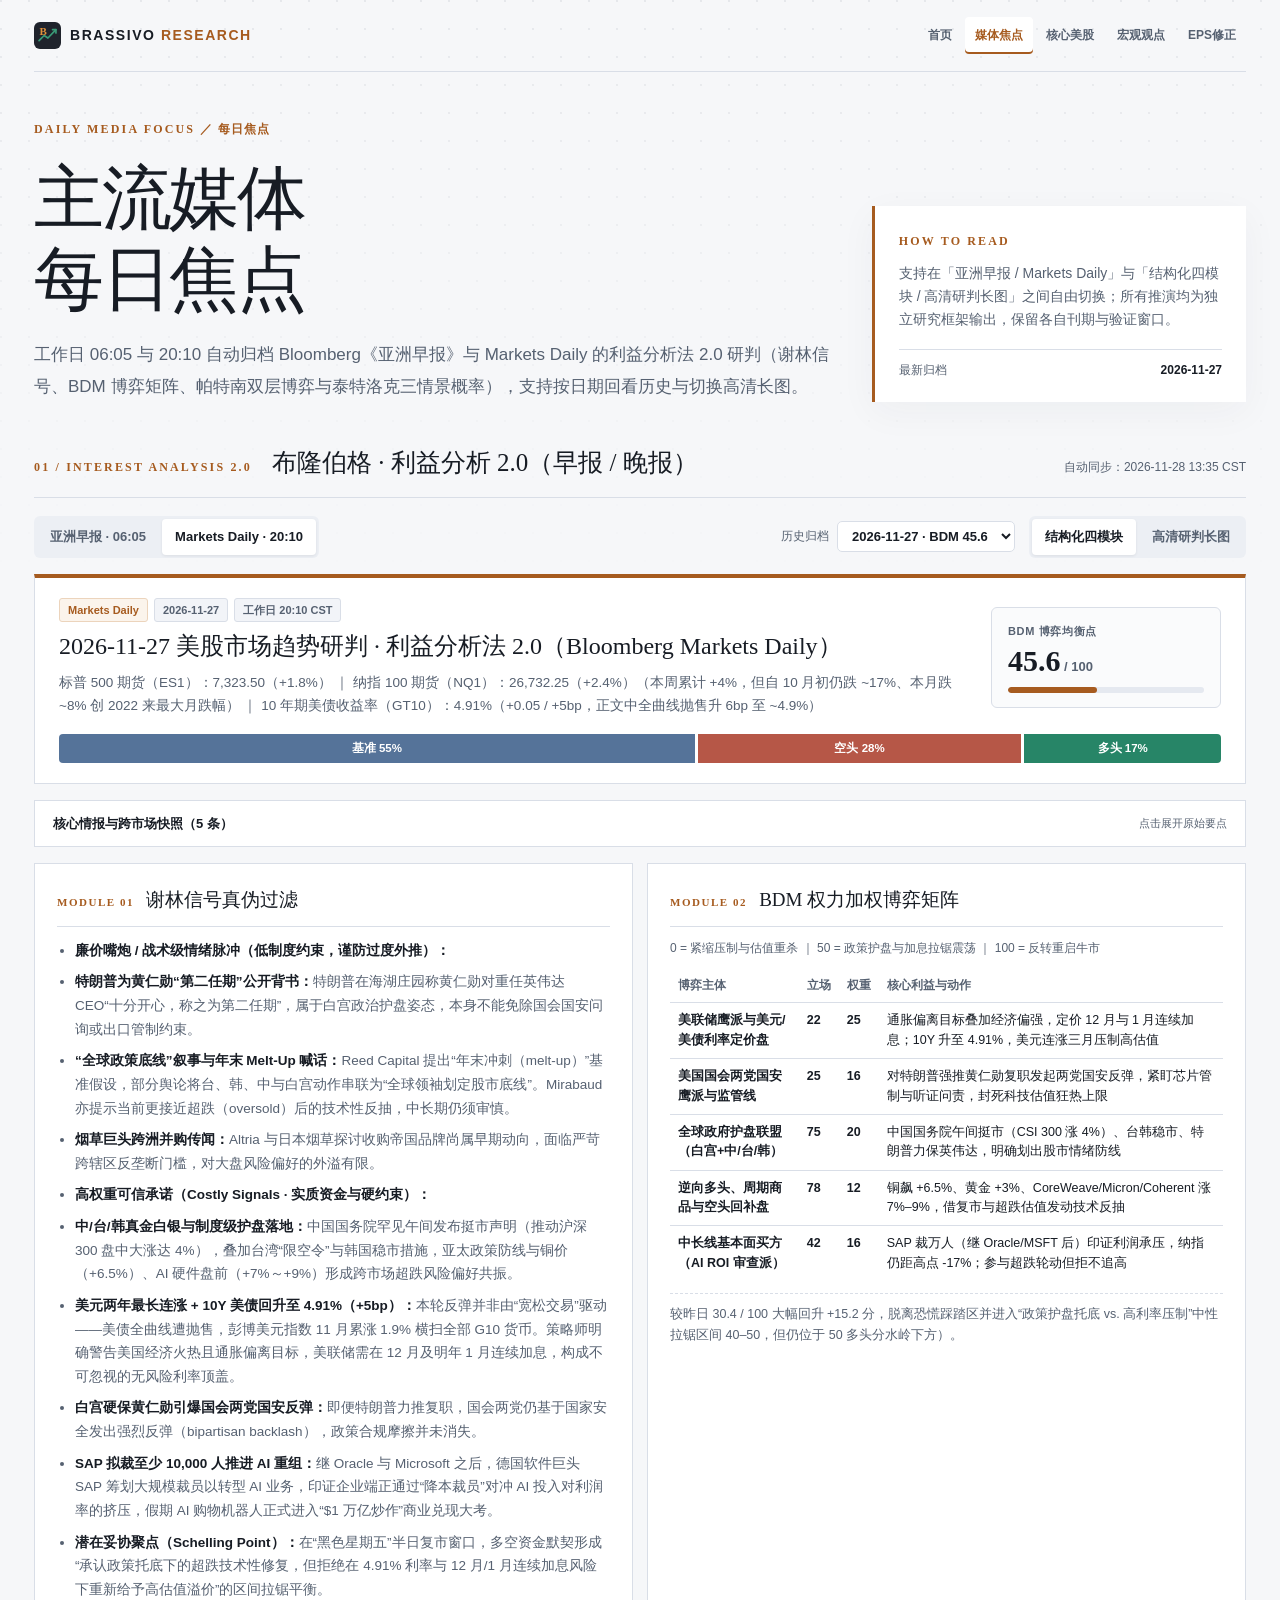
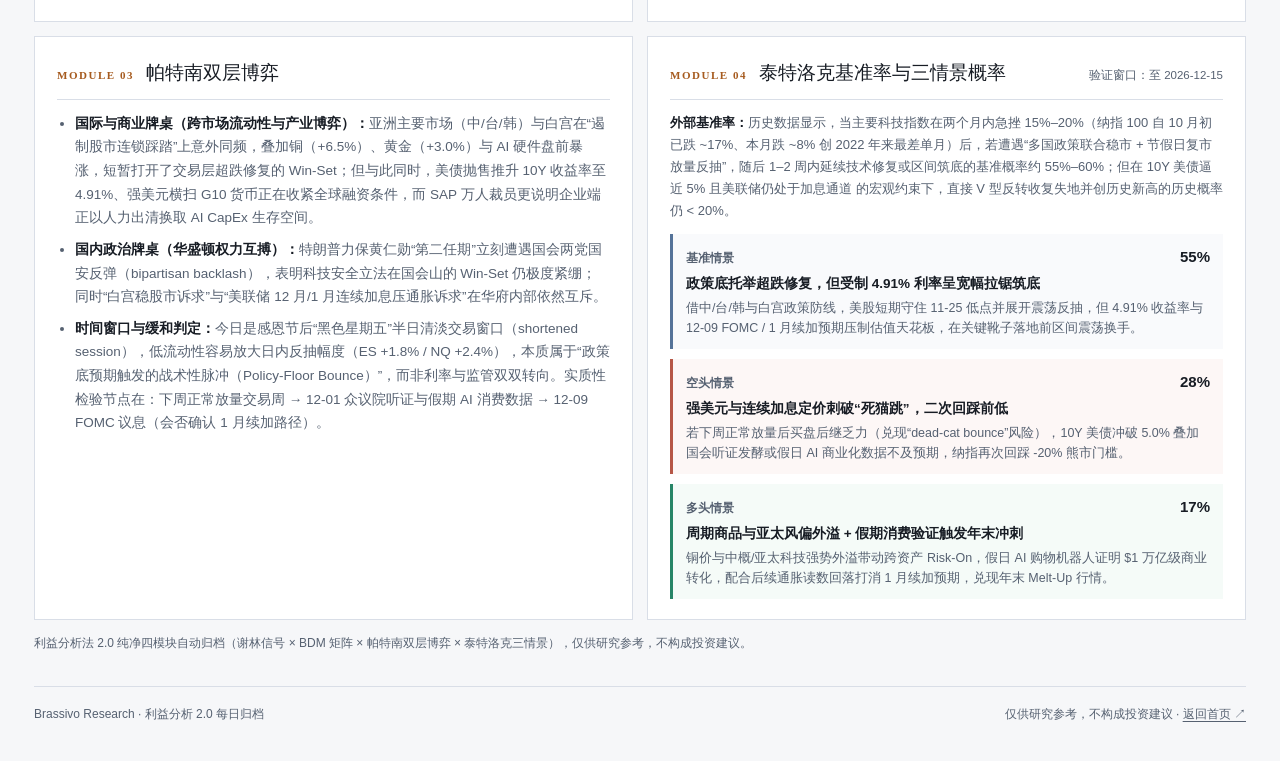
<file: media/index.html>
<!doctype html>
<html lang="zh-CN">
<head>
  <meta charset="utf-8">
  <meta name="viewport" content="width=device-width, initial-scale=1">
  <meta name="theme-color" content="#f6f7f9">
  <meta name="robots" content="index,follow">
  <meta name="description" content="Brassivo Research 每日焦点：每日自动归档 Bloomberg《亚洲早报》与 Markets Daily 利益分析法 2.0（结构化四模块与高清长图）。">
  <link rel="canonical" href="https://brassivo.com/media/">
  <link rel="icon" type="image/svg+xml" href="/favicon.svg">
  <meta property="og:type" content="website">
  <meta property="og:site_name" content="Brassivo Research">
  <meta property="og:title" content="主流媒体每日焦点 · Brassivo Research">
  <meta property="og:description" content="每日自动归档 Bloomberg《亚洲早报》与 Markets Daily 利益分析法 2.0（结构化四模块与高清长图）。">
  <meta property="og:url" content="https://brassivo.com/media/">
  <title>主流媒体每日焦点 · Brassivo Research</title>
  <link rel="stylesheet" href="styles.css?v=20261128-interest2">
  <script defer src="https://brassivo.com/research-i18n.js?v=20261118-2col"></script>
  <script defer src="interest-analysis-data.js?v=20261127-0914117d"></script>
  <script defer src="interest-analysis.js?v=20261128-2"></script>
</head>
<body>
  <a class="skip-link" href="#interest-analysis">跳到利益分析 2.0</a>
  <div class="page-shell">
    <header class="site-header">
      <a class="brand" href="/" aria-label="返回 Brassivo Research 首页"><img src="/favicon.svg" alt=""><span>BRASSIVO <b>RESEARCH</b></span></a>
      <nav class="research-nav" aria-label="全站研究导航">
        <a href="/">首页</a>
        <a href="/media/" aria-current="page">媒体焦点</a>
        <a href="/radar/">核心美股</a>
        <a href="/macro/">宏观观点</a>
        <a href="/eps/">EPS修正</a>
      </nav>
    </header>
    <main>
      <section class="page-intro" aria-labelledby="page-title">
        <div class="kicker">DAILY MEDIA FOCUS <span>／ 每日焦点</span></div>
        <div class="intro-grid">
          <div>
            <h1 id="page-title">主流媒体<br>每日焦点</h1>
            <p class="lead">工作日 06:05 与 20:10 自动归档 Bloomberg《亚洲早报》与 Markets Daily 的利益分析法 2.0 研判（谢林信号、BDM 博弈矩阵、帕特南双层博弈与泰特洛克三情景概率），支持按日期回看历史与切换高清长图。</p>
          </div>
          <aside class="reading-note" aria-label="阅读说明">
            <span>HOW TO READ</span>
            <p>支持在「亚洲早报 / Markets Daily」与「结构化四模块 / 高清研判长图」之间自由切换；所有推演均为独立研究框架输出，保留各自刊期与验证窗口。</p>
            <div class="date-line"><span>最新归档</span><time id="interest-latest-date">—</time></div>
          </aside>
        </div>
      </section>
      <section id="interest-analysis" class="interest-section" aria-labelledby="interest-title">
        <p class="unavailable">正在读取利益分析 2.0 归档…</p>
      </section>
    </main>
    <footer><span>Brassivo Research · 利益分析 2.0 每日归档</span><span>仅供研究参考，不构成投资建议 · <a href="/">返回首页 ↗</a></span></footer>
  </div>
</body>
</html>
</file>
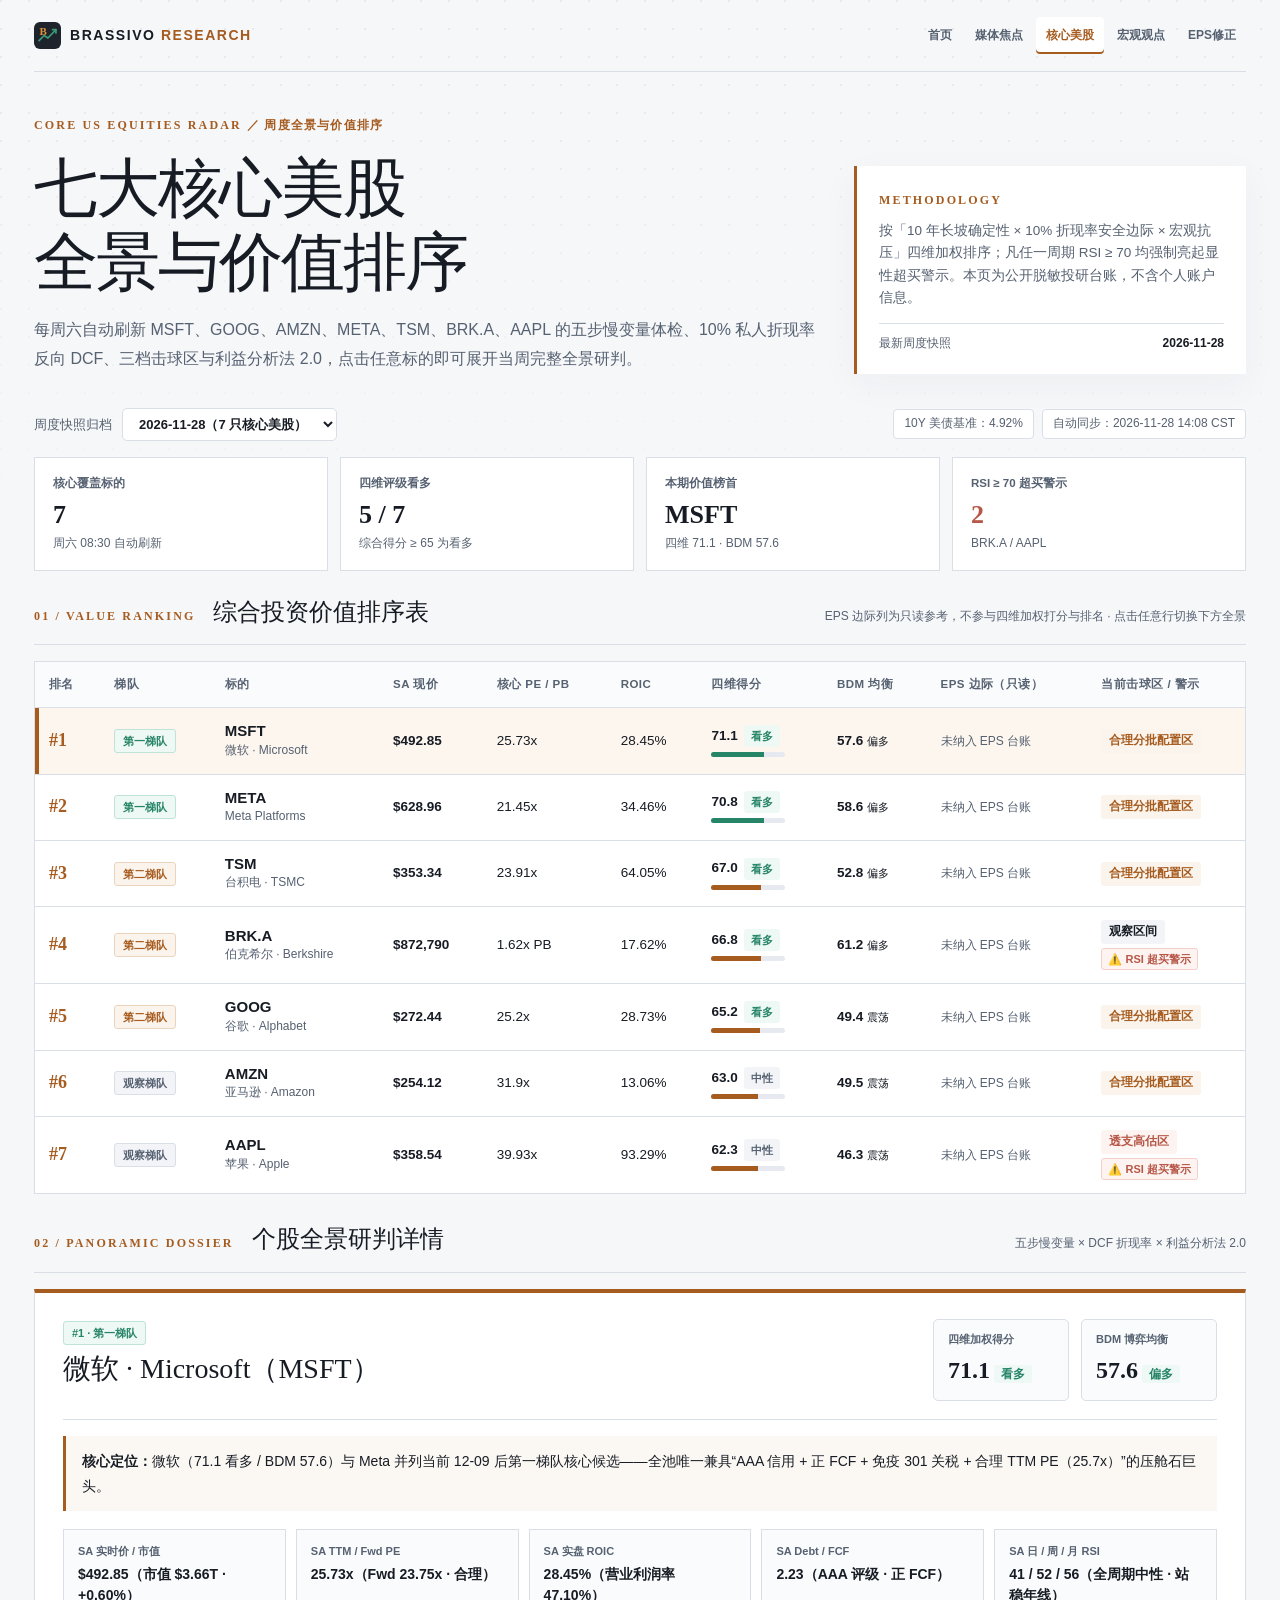
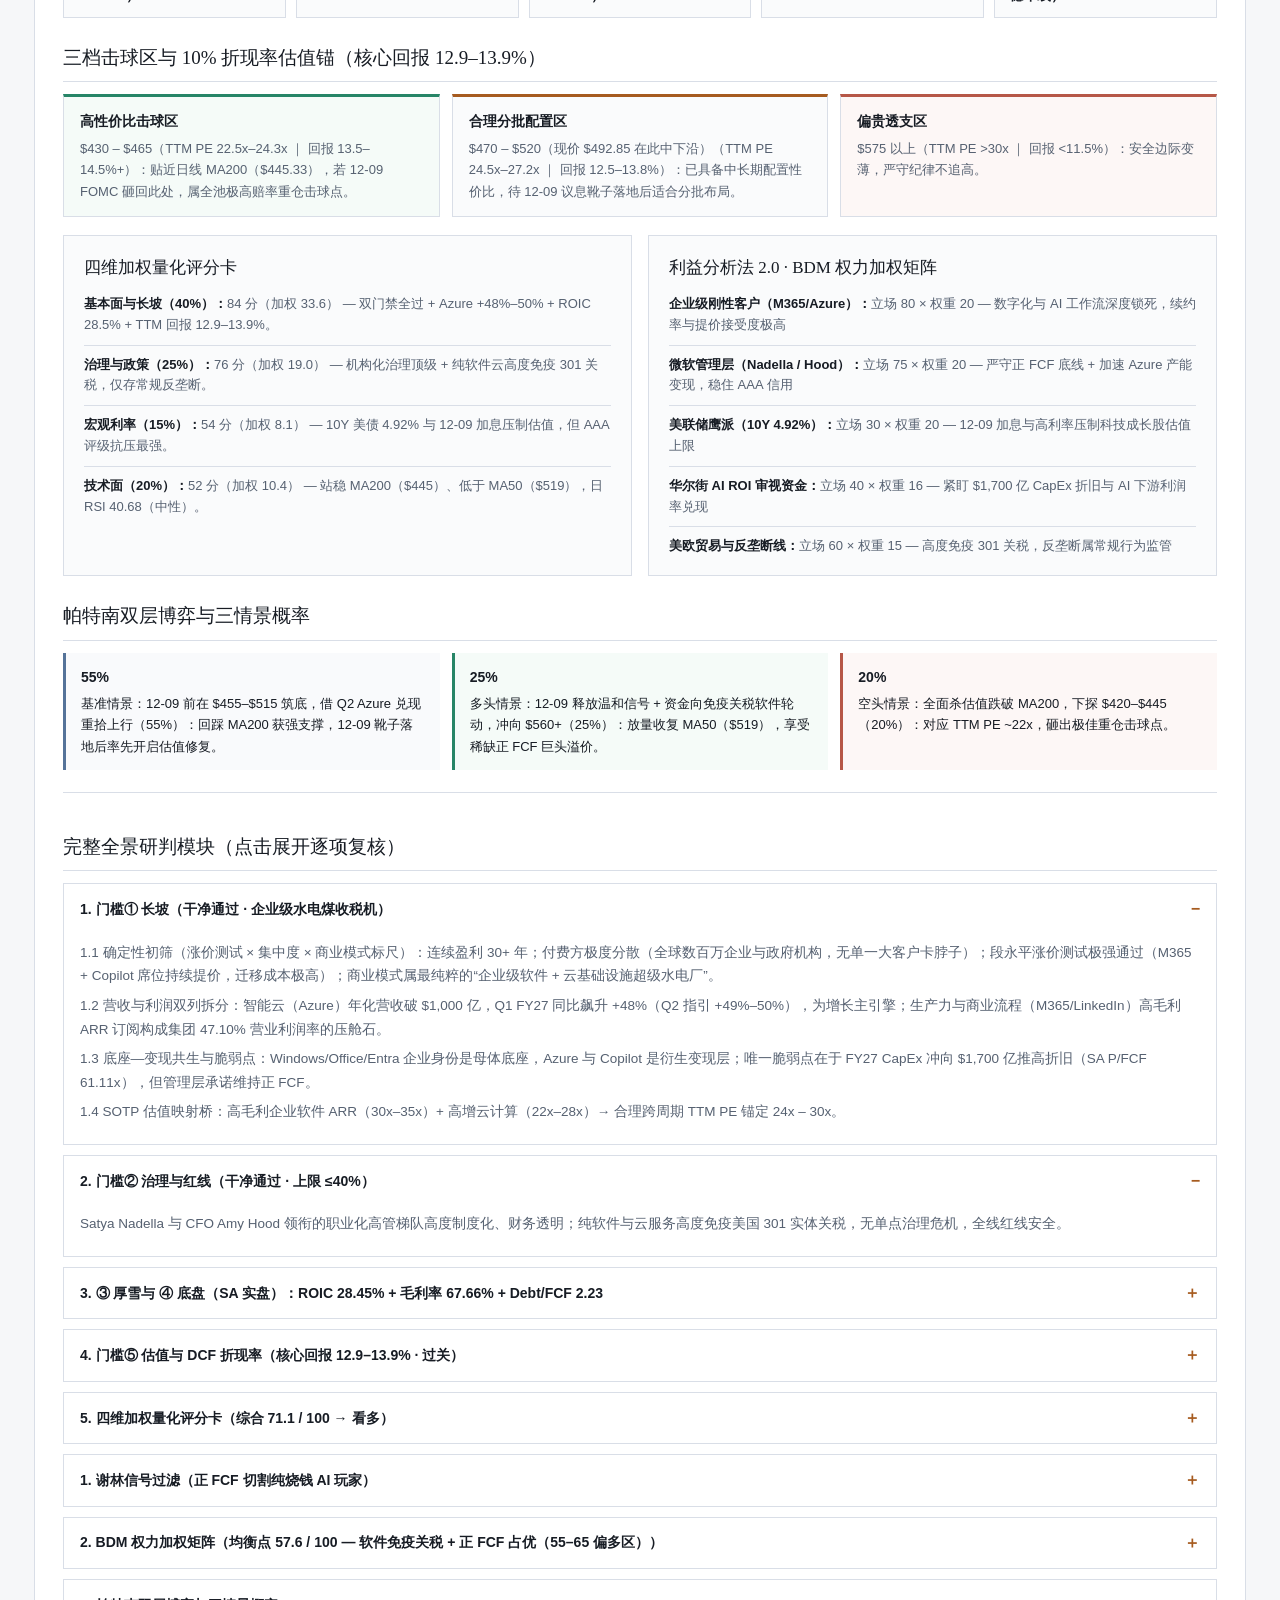
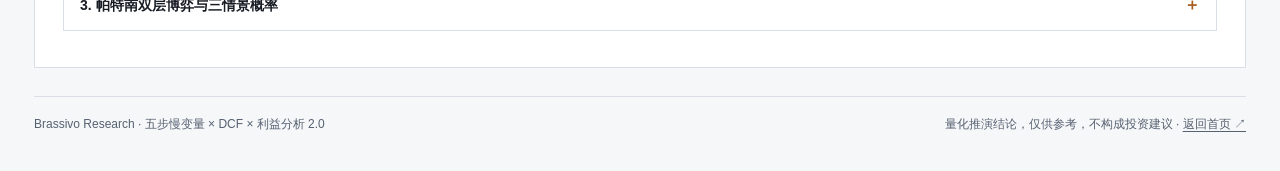
<file: radar/index.html>
<!doctype html>
<html lang="zh-CN">
<head>
  <meta charset="utf-8">
  <meta name="viewport" content="width=device-width, initial-scale=1">
  <meta name="theme-color" content="#f6f7f9">
  <meta name="robots" content="index,follow">
  <meta name="description" content="Brassivo Research 七大核心美股周度全景与价值排序：基于五步慢变量、DCF 折现率与利益分析法 2.0，追踪 MSFT、GOOG、AMZN、META、TSM、BRK.A、AAPL。">
  <link rel="canonical" href="https://brassivo.com/radar/">
  <link rel="icon" type="image/svg+xml" href="/favicon.svg">
  <meta property="og:type" content="website">
  <meta property="og:site_name" content="Brassivo Research">
  <meta property="og:title" content="七大核心美股全景与价值排序 · Brassivo Research">
  <meta property="og:description" content="每周六自动刷新 MSFT、GOOG、AMZN、META、TSM、BRK.A、AAPL 价值排序、三档击球区、四维量化评分与利益分析 2.0。">
  <meta property="og:url" content="https://brassivo.com/radar/">
  <title>七大核心美股全景与价值排序 · Brassivo Research</title>
  <link rel="stylesheet" href="styles.css?v=20261128-epslink">
  <script defer src="https://brassivo.com/research-i18n.js?v=20261118-2col"></script>
  <script defer src="radar-data.js?v=20261128-7b667122"></script>
  <script defer src="app.js?v=20261128-epslink"></script>
</head>
<body>
  <a class="skip-link" href="#radar-root">跳到核心美股价值排序</a>
  <div class="page-shell">
    <header class="site-header">
      <a class="brand" href="/" aria-label="返回 Brassivo Research 首页"><img src="/favicon.svg" alt=""><span>BRASSIVO <b>RESEARCH</b></span></a>
      <nav class="research-nav" aria-label="全站研究导航">
        <a href="/">首页</a>
        <a href="/media/">媒体焦点</a>
        <a href="/radar/" aria-current="page">核心美股</a>
        <a href="/macro/">宏观观点</a>
        <a href="/eps/">EPS修正</a>
      </nav>
    </header>
    <main>
      <section class="page-intro" aria-labelledby="page-title">
        <div class="kicker">CORE US EQUITIES RADAR <span>／ 周度全景与价值排序</span></div>
        <div class="intro-grid">
          <div>
            <h1 id="page-title">七大核心美股<br>全景与价值排序</h1>
            <p class="lead">每周六自动刷新 MSFT、GOOG、AMZN、META、TSM、BRK.A、AAPL 的五步慢变量体检、10% 私人折现率反向 DCF、三档击球区与利益分析法 2.0，点击任意标的即可展开当周完整全景研判。</p>
          </div>
          <aside class="reading-note" aria-label="口径说明">
            <span>METHODOLOGY</span>
            <p>按「10 年长坡确定性 × 10% 折现率安全边际 × 宏观抗压」四维加权排序；凡任一周期 RSI ≥ 70 均强制亮起显性超买警示。本页为公开脱敏投研台账，不含个人账户信息。</p>
            <div class="date-line"><span>最新周度快照</span><time id="radar-date">—</time></div>
          </aside>
        </div>
      </section>

      <section id="radar-root" class="radar-section" aria-live="polite">
        <p class="unavailable">正在加载六大核心美股周度快照…</p>
      </section>
    </main>
    <footer>
      <span>Brassivo Research · 五步慢变量 × DCF × 利益分析 2.0</span>
      <span>量化推演结论，仅供参考，不构成投资建议 · <a href="/">返回首页 ↗</a></span>
    </footer>
  </div>
</body>
</html>
</file>
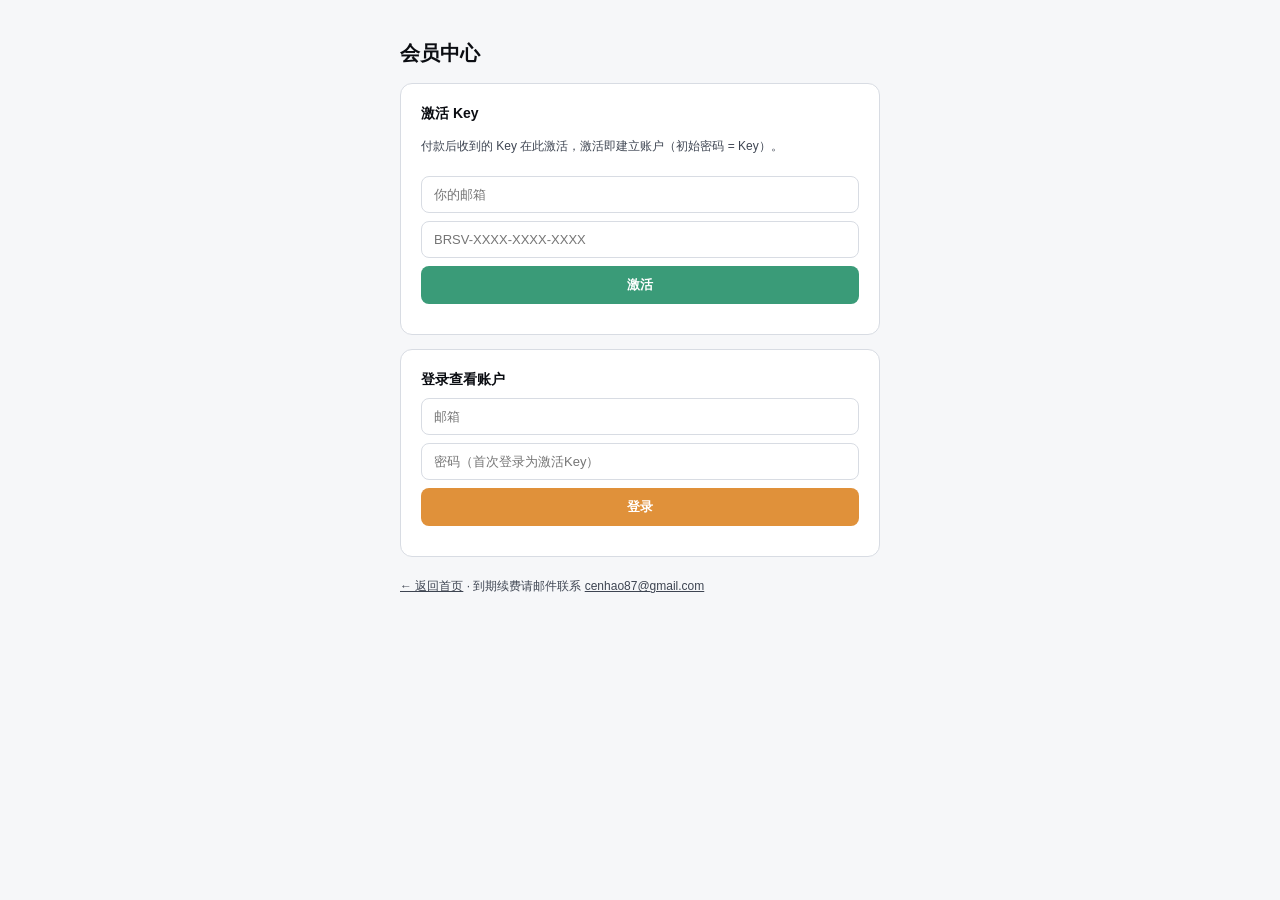
<file: account.html>
<!DOCTYPE html>
<html lang="zh-CN">
<head>
<meta charset="UTF-8"><meta name="viewport" content="width=device-width, initial-scale=1.0">
<title>会员中心 · Brassivo Research</title>
<meta name="robots" content="noindex,nofollow">
<link rel="icon" type="image/svg+xml" href="/favicon.svg">
<script>(function(){var m=document.cookie.match(/brassivo_theme=(dark|light)/);document.documentElement.setAttribute('data-theme',m?m[1]:'light');})();</script>
<style>
  :root{--bg:#f6f7f9;--card:#fff;--line:#d8dce3;--txt:#15181e;--mut:#3e4552;--hi:#0b0d12;--warm:#e0913a;--cool:#3a9b78;--hot:#e2554a}
  html[data-theme=dark]{--bg:#171a21;--card:#1f232c;--line:#343a47;--txt:#edeff4;--mut:#b6bec9;--hi:#f5f7fa}
  *{box-sizing:border-box}
  body{margin:0;background:var(--bg);color:var(--txt);font-family:-apple-system,BlinkMacSystemFont,"Segoe UI","PingFang SC",sans-serif;line-height:1.6;padding:24px}
  .wrap{max-width:480px;margin:0 auto}
  h1{font-size:20px;color:var(--hi)}
  .card{background:var(--card);border:1px solid var(--line);border-radius:12px;padding:18px 20px;margin-top:14px}
  input,button{width:100%;padding:10px 12px;border-radius:8px;border:1px solid var(--line);background:transparent;color:var(--txt);font-size:13px;margin-top:8px}
  button{background:var(--warm);color:#fff;border:none;font-weight:600;cursor:pointer}
  button.g{background:var(--cool)}
  .mut{color:var(--mut);font-size:12px}
  h3{font-size:14px;margin:0;color:var(--hi)}
  .big{font-size:22px;font-weight:700;color:var(--hi)}
  .exp{color:var(--hot)}
</style>
</head>
<body>
<div class="wrap">
  <h1>会员中心</h1>

  <div class="card" id="actcard">
    <h3>激活 Key</h3>
    <p class="mut">付款后收到的 Key 在此激活，激活即建立账户（初始密码 = Key）。</p>
    <input id="ae" type="email" placeholder="你的邮箱">
    <input id="ak" placeholder="BRSV-XXXX-XXXX-XXXX" style="text-transform:uppercase">
    <button class="g" onclick="act()">激活</button>
    <p class="mut" id="am"></p>
  </div>

  <div class="card" id="logincard">
    <h3>登录查看账户</h3>
    <input id="le" type="email" placeholder="邮箱">
    <input id="lp" type="password" placeholder="密码（首次登录为激活Key）">
    <button onclick="info()">登录</button>
    <p class="mut" id="lm"></p>
  </div>

  <div class="card" id="acct" style="display:none">
    <h3>我的账户</h3>
    <p>剩余有效期：<span class="big" id="days"></span></p>
    <p class="mut" id="detail"></p>
    <h3 style="margin-top:14px">修改密码</h3>
    <input id="np" type="password" placeholder="新密码（至少6位）">
    <button onclick="pw()">修改密码</button>
    <p class="mut" id="pm"></p>
  </div>

  <p class="mut" style="margin-top:20px"><a href="/" style="color:inherit">← 返回首页</a> · 到期续费请邮件联系 <a href="mailto:cenhao87@gmail.com" style="color:inherit">cenhao87@gmail.com</a></p>
</div>
<script>
var API='https://api.brassivo.com';
function post(p,b){return fetch(API+p,{method:'POST',headers:{'Content-Type':'application/json'},body:JSON.stringify(b)}).then(function(r){return r.json();});}
function setPro(days){document.cookie='brassivo_pro=1; domain=.brassivo.com; path=/; max-age='+(days*86400)+'; SameSite=Lax';}
function act(){
  var e=document.getElementById('ae').value.trim(), k=document.getElementById('ak').value.trim().toUpperCase();
  document.getElementById('am').textContent='激活中…';
  post('/activate',{email:e,key:k}).then(function(j){
    if(j.ok){ var d=Math.max(1,Math.round((new Date(j.expires_at)-Date.now())/864e5)); setPro(d);
      document.getElementById('am').textContent='✓ 激活成功，有效期至 '+j.expires_at+'。初始密码=Key，建议登录后修改。'; }
    else document.getElementById('am').textContent=j.err||'激活失败';
  }).catch(function(){document.getElementById('am').textContent='网络异常或后端未部署';});
}
function info(){
  var e=document.getElementById('le').value.trim(), p=document.getElementById('lp').value;
  document.getElementById('lm').textContent='查询中…';
  post('/member/info',{email:e,password:p}).then(function(j){
    if(!j.ok){document.getElementById('lm').textContent=j.err||'登录失败';return;}
    document.getElementById('lm').textContent='';
    document.getElementById('acct').style.display='';
    var d=Math.round((new Date(j.member.expires_at)-Date.now())/864e5);
    document.getElementById('days').textContent=d>0? d+' 天':'已到期';
    document.getElementById('days').className='big'+(d<=14?' exp':'');
    document.getElementById('detail').textContent='套餐 '+(j.member.plan||'pro')+' · 到期日 '+j.member.expires_at+' · 开通于 '+j.member.created_at;
    if(d>0) setPro(d);
  }).catch(function(){document.getElementById('lm').textContent='网络异常或后端未部署';});
}
function pw(){
  var e=document.getElementById('le').value.trim(), p=document.getElementById('lp').value, n=document.getElementById('np').value;
  post('/member/passwd',{email:e,old_password:p,new_password:n}).then(function(j){
    document.getElementById('pm').textContent=j.ok?'✓ 已修改，下次请用新密码登录':(j.err||'失败');
    if(j.ok)document.getElementById('lp').value=n;
  });
}
</script>
</body>
</html>
</file>
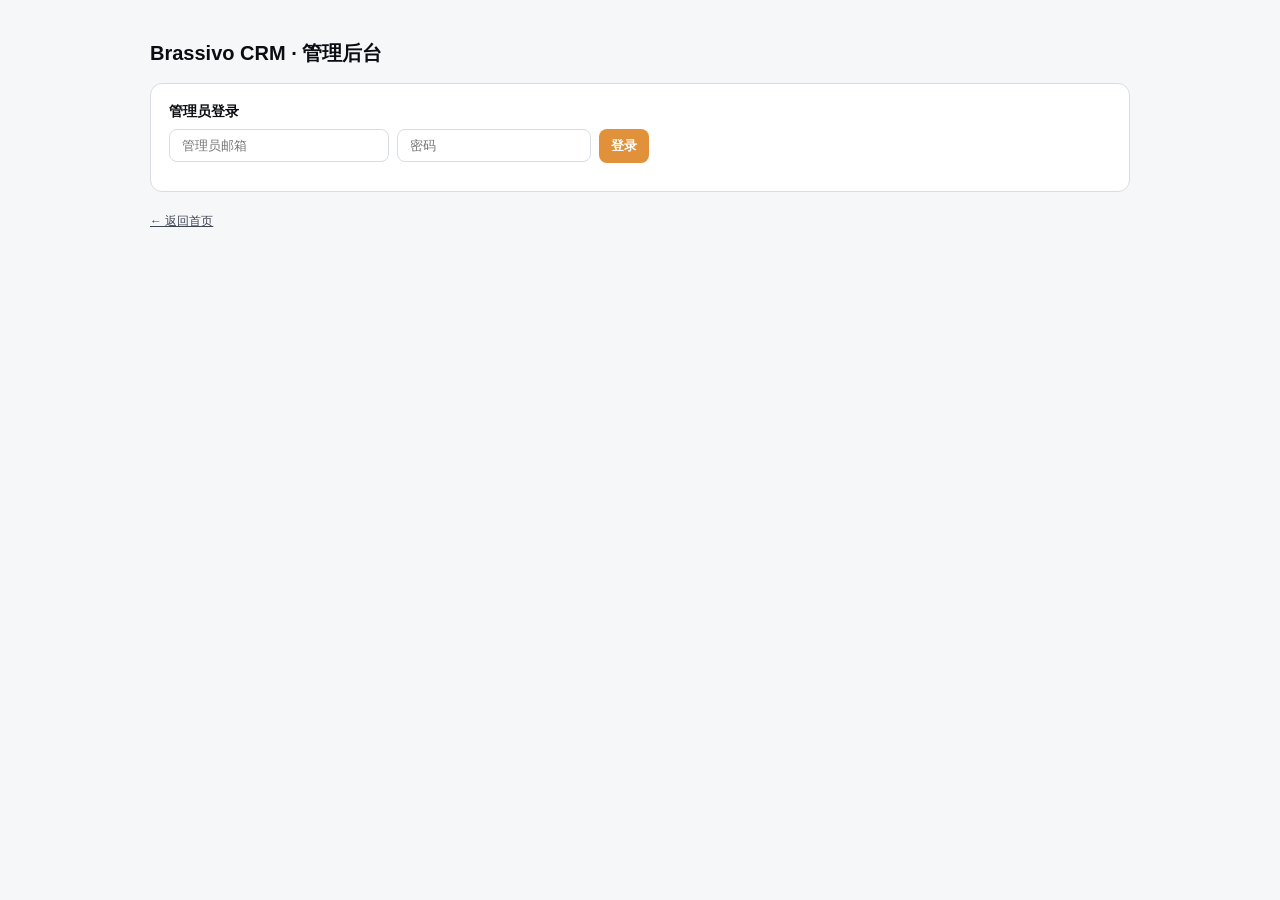
<file: admin.html>
<!DOCTYPE html>
<html lang="zh-CN">
<head>
<meta charset="UTF-8"><meta name="viewport" content="width=device-width, initial-scale=1.0">
<title>管理后台 · Brassivo CRM</title>
<meta name="robots" content="noindex,nofollow">
<link rel="icon" type="image/svg+xml" href="/favicon.svg">
<script>(function(){var m=document.cookie.match(/brassivo_theme=(dark|light)/);document.documentElement.setAttribute('data-theme',m?m[1]:'light');})();</script>
<style>
  :root{--bg:#f6f7f9;--card:#fff;--line:#d8dce3;--txt:#15181e;--mut:#3e4552;--hi:#0b0d12;--warm:#e0913a;--cool:#3a9b78;--hot:#e2554a}
  html[data-theme=dark]{--bg:#171a21;--card:#1f232c;--line:#343a47;--txt:#edeff4;--mut:#b6bec9;--hi:#f5f7fa}
  *{box-sizing:border-box}
  body{margin:0;background:var(--bg);color:var(--txt);font-family:-apple-system,BlinkMacSystemFont,"Segoe UI","PingFang SC",sans-serif;line-height:1.6;padding:24px}
  .wrap{max-width:980px;margin:0 auto}
  h1{font-size:20px;color:var(--hi)}
  .card{background:var(--card);border:1px solid var(--line);border-radius:12px;padding:16px 18px;margin-top:14px}
  input,button,select{padding:8px 12px;border-radius:8px;border:1px solid var(--line);background:transparent;color:var(--txt);font-size:13px}
  button{background:var(--warm);color:#fff;border:none;font-weight:600;cursor:pointer}
  table{width:100%;border-collapse:collapse;font-size:12px;margin-top:8px}
  th,td{padding:6px 8px;border-bottom:1px solid var(--line);text-align:left;word-break:break-all}
  th{color:var(--mut);font-weight:500}
  .mut{color:var(--mut);font-size:12px}
  .exp{color:var(--hot);font-weight:600}
  h3{font-size:14px;margin:0 0 6px;color:var(--hi)}
  .row{display:flex;gap:8px;flex-wrap:wrap;align-items:center}
</style>
</head>
<body>
<div class="wrap">
  <h1>Brassivo CRM · 管理后台</h1>
  <div class="card" id="login">
    <h3>管理员登录</h3>
    <div class="row">
      <input id="aemail" type="email" placeholder="管理员邮箱" style="min-width:220px">
      <input id="apass" type="password" placeholder="密码">
      <button onclick="load()">登录</button>
    </div>
    <p class="mut" id="lmsg"></p>
  </div>
  <div id="panel" style="display:none">
    <div class="card">
      <h3>生成激活 Key</h3>
      <div class="row">
        数量 <input id="gcount" type="number" value="1" min="1" max="20" style="width:70px">
        月数 <input id="gmonths" type="number" value="12" min="1" style="width:70px">
        <button onclick="genkey()">生成</button> <span class="mut" id="gout"></span>
      </div>
    </div>
    <div class="card">
      <h3>调整会员（手动改到期日 / 备注）</h3>
      <div class="row">
        <input id="semail" placeholder="会员邮箱" style="min-width:220px">
        <input id="sexp" placeholder="到期日 YYYY-MM-DD" style="width:150px">
        <input id="snote" placeholder="备注（微信名等）" style="min-width:160px">
        <button onclick="setm()">保存</button><span class="mut" id="sout"></span>
      </div>
    </div>
    <div class="card"><h3>付费会员 <span class="mut" id="mcount"></span></h3><div style="overflow-x:auto"><table id="mtbl"></table></div></div>
    <div class="card"><h3>激活 Key 池 <span class="mut" id="kcount"></span></h3><div style="overflow-x:auto"><table id="ktbl"></table></div></div>
    <div class="card"><h3>试用订阅者 <span class="mut" id="scount"></span></h3><div style="overflow-x:auto"><table id="stbl"></table></div></div>
  </div>
  <p class="mut" style="margin-top:20px"><a href="/" style="color:inherit">← 返回首页</a></p>
</div>
<script>
var API='https://api.brassivo.com';
function creds(){return {email:document.getElementById('aemail').value.trim(), password:document.getElementById('apass').value};}
function post(path, extra){return fetch(API+path,{method:'POST',headers:{'Content-Type':'application/json'},body:JSON.stringify(Object.assign(creds(),extra||{}))}).then(function(r){return r.json();});}
function esc(s){return String(s==null?'':s).replace(/&/g,'&amp;').replace(/</g,'&lt;');}
function load(){
  document.getElementById('lmsg').textContent='加载中…';
  post('/admin/overview').then(function(j){
    if(!j.ok){document.getElementById('lmsg').textContent=j.err||'登录失败';return;}
    document.getElementById('lmsg').textContent='';
    document.getElementById('panel').style.display='';
    var today=new Date().toISOString().slice(0,10);
    document.getElementById('mtbl').innerHTML='<tr><th>邮箱</th><th>Key</th><th>到期</th><th>开通时间</th><th>备注</th></tr>'+j.members.map(function(m){
      return '<tr><td>'+esc(m.email)+'</td><td>'+esc(m.activation_key)+'</td><td class="'+(m.expires_at<today?'exp':'')+'">'+esc(m.expires_at)+'</td><td>'+esc(m.created_at)+'</td><td>'+esc(m.note)+'</td></tr>';}).join('');
    document.getElementById('mcount').textContent='（'+j.members.length+'）';
    document.getElementById('ktbl').innerHTML='<tr><th>Key</th><th>月数</th><th>已用（by）</th><th>生成时间</th></tr>'+j.keys.map(function(k){
      return '<tr><td>'+esc(k.activation_key)+'</td><td>'+k.months+'</td><td>'+esc(k.used_by||'未用')+'</td><td>'+esc(k.created_at)+'</td></tr>';}).join('');
    document.getElementById('kcount').textContent='（'+j.keys.length+'，未用 '+j.keys.filter(function(k){return !k.used_by;}).length+'）';
    document.getElementById('stbl').innerHTML='<tr><th>邮箱</th><th>订阅时间</th><th>来源</th></tr>'+j.subscribers.map(function(s){
      return '<tr><td>'+esc(s.email)+'</td><td>'+esc(s.created_at)+'</td><td>'+esc(s.source)+'</td></tr>';}).join('');
    document.getElementById('scount').textContent='（'+j.subscribers.length+'）';
  }).catch(function(){document.getElementById('lmsg').textContent='网络异常或后端未部署';});
}
function genkey(){
  post('/admin/genkey',{count:+document.getElementById('gcount').value, months:+document.getElementById('gmonths').value})
    .then(function(j){document.getElementById('gout').textContent=j.ok?('新Key: '+j.keys.join('  ')):(j.err||'失败');load();});
}
function setm(){
  post('/admin/setmember',{target:document.getElementById('semail').value.trim(), expires_at:document.getElementById('sexp').value.trim()||null, note:document.getElementById('snote').value.trim()||null})
    .then(function(j){document.getElementById('sout').textContent=j.ok?'✓ 已保存':(j.err||'失败');load();});
}
</script>
</body>
</html>
</file>
<file: block-kart/experience.css>
/* Game panels share the existing pixel palette and remain usable in portrait. */
.exp-row{display:flex;gap:8px;flex-wrap:wrap}.exp-row>*{flex:1;min-width:100px}.exp-label{display:grid;gap:6px;color:var(--mut)}.exp-label select{width:100%;min-height:44px;padding:8px;box-sizing:border-box}.exp-note{font-size:13px;line-height:1.7;color:var(--mut);margin:4px 0}.exp-card{padding:12px;background:#232a3c;border:2px solid #0b0d14;border-radius:6px;margin-bottom:10px;overflow-wrap:anywhere}.exp-card h3{margin:0 0 8px;color:var(--gold);font-size:18px}.exp-card p{line-height:1.65}.exp-overlay{z-index:120}.exp-dialog{width:min(680px,100%);max-height:90dvh;overflow:auto}.exp-dialog button{min-height:44px}.exp-dialog input,.exp-dialog select{box-sizing:border-box;width:100%;min-height:44px;padding:8px}.exp-status{font-size:14px;line-height:1.65;overflow-wrap:anywhere}.exp-options{display:grid;gap:10px}.exp-options button{text-align:left;white-space:normal;overflow-wrap:anywhere;line-height:1.6}.exp-progress{height:7px;background:#10131c;border-radius:4px;overflow:hidden}.exp-progress span{display:block;height:100%;background:var(--gold)}#combatInfo{position:absolute;left:50%;top:96px;transform:translateX(-50%);text-align:center;max-width:72%;font-family:system-ui;font-size:14px;line-height:1.5;padding:5px 9px;background:rgba(16,19,28,.8);border-radius:6px}#raceTip{position:absolute;bottom:78px;left:50%;transform:translateX(-50%);max-width:70%;font:14px/1.6 system-ui;text-align:center;background:rgba(16,19,28,.78);padding:6px 12px;border-radius:6px}#studyItems .slot.ready-shield{border-color:#ff6677;box-shadow:0 0 12px #ff6677}#saveStatus{font-size:14px;color:var(--sky);line-height:1.6}#progressSummary{color:var(--sky)}#tutorialCar{font-size:54px;text-align:center;transition:transform .15s}#tutorialCar.shield{border:3px solid #6ce4ff;border-radius:50%;background:#59bdf533;width:100px;align-self:center}.exp-link{color:var(--sky)}#resSummary{display:grid;grid-template-columns:repeat(3,minmax(0,1fr));gap:8px}#resSummary .exp-card{text-align:center;padding:8px}#resSummary b{display:block;color:var(--gold);font-size:22px}#resultOv .dialog{width:min(640px,100%)}#boardOv .dialog{width:min(700px,100%)}#boardOv table{font:14px system-ui}#boardOv td:last-child{font:13px system-ui}#feedbackBtn{min-height:40px;background:#2f3750;border:2px solid var(--line);border-radius:4px;padding:8px;color:var(--mut)}@media(max-width:600px){#combatInfo{top:150px;font-size:12px;max-width:86%}#raceTip{bottom:205px;max-width:90%;font-size:12px}#resSummary{grid-template-columns:1fr}#resSummary .exp-card{display:flex;justify-content:space-between;align-items:center;margin:0}#menuHelp{max-width:calc(100% - 32px)}}@media(max-height:500px){#raceTip{bottom:12px}#combatInfo{top:88px;max-width:50%;font-size:12px}}
/* Feedback stays below the road view, between the left and right controls. */
.toast{pointer-events:none;z-index:10}
#combatInfo{top:auto;bottom:calc(env(safe-area-inset-bottom,0px) + 60px);left:50%;right:auto;transform:translateX(-50%);max-width:70%}
#touch:not([hidden]) ~ #toast{bottom:calc(env(safe-area-inset-bottom,0px) + 12px);max-width:calc(100% - 380px);font-size:12px;padding:6px 8px}
@media(max-height:500px){#combatInfo{top:auto;bottom:calc(env(safe-area-inset-bottom,0px) + 58px);max-width:calc(100% - 380px)}#raceTip{bottom:105px;max-width:calc(100% - 380px)}}
@media(max-width:600px) and (min-height:501px){#touch:not([hidden]) ~ #toast{max-width:calc(100% - 32px);bottom:calc(env(safe-area-inset-bottom,0px) + 110px)}#combatInfo{max-width:90%;bottom:calc(env(safe-area-inset-bottom,0px) + 155px)}}

#settingsOv .settings-content{display:grid;gap:20px}#settingsOv details{padding:12px;border:2px solid var(--line);border-radius:6px;background:#202737}#settingsOv summary{font-size:18px;cursor:pointer}#settingsOv button,#settingsOv select{min-height:44px}#settingsOv input[type="checkbox"]{width:auto;min-height:0}#settingsOv .dialog{width:min(680px,100%)}
</file>
<file: eps/styles.css>
:root {
  --bg: #f6f7f9;
  --paper: #ffffff;
  --ink: #15181e;
  --muted: #59616d;
  --faint: #8c949f;
  --line: #d8dce3;
  --line-strong: #b9c0ca;
  --brass: #c77b2f;
  --brass-soft: #f2e2cf;
  --up: #237456;
  --up-soft: #e6f1ec;
  --down: #b14339;
  --down-soft: #f7e8e5;
  --new: #b76a16;
  --missing: #6f7781;
  --shadow: 0 24px 70px rgba(32, 38, 49, 0.09);
}

* { box-sizing: border-box; }

html { color-scheme: light; }

body {
  margin: 0;
  min-height: 100vh;
  color: var(--ink);
  background:
    linear-gradient(rgba(45, 55, 70, 0.055) 1px, transparent 1px),
    linear-gradient(90deg, rgba(45, 55, 70, 0.055) 1px, transparent 1px),
    radial-gradient(circle at 78% 7%, rgba(199, 123, 47, 0.14), transparent 32rem),
    var(--bg);
  background-size: 28px 28px, 28px 28px, auto, auto;
  font-family: "Avenir Next", "PingFang SC", "Microsoft YaHei", sans-serif;
  line-height: 1.55;
}

button, input, select { font: inherit; }
button, a, input, select { -webkit-tap-highlight-color: transparent; }

button:focus-visible,
a:focus-visible,
input:focus-visible,
select:focus-visible {
  outline: 3px solid rgba(199, 123, 47, 0.25);
  outline-offset: 3px;
}

.page-shell { width: min(1180px, calc(100% - 48px)); margin: 0 auto; }

.site-header {
  height: 82px;
  display: flex;
  align-items: center;
  gap: 14px;
  position: sticky;
  top: 0;
  z-index: 20;
  border-bottom: 1px solid rgba(185, 192, 202, 0.75);
  background: rgba(246, 247, 249, 0.92);
  backdrop-filter: blur(16px);
}

.brand { display: inline-flex; flex: none; align-items: center; gap: 10px; color: var(--ink); text-decoration: none; }
.brand img { width: 30px; height: 30px; }
.brand span { font-size: 15px; font-weight: 800; letter-spacing: 0.12em; }
.brand b { color: var(--brass); }
.research-nav { display: flex; align-items: center; justify-content: flex-end; gap: 2px; min-width: 0; margin-left: auto; overflow-x: auto; scrollbar-width: thin; }
.research-nav a { flex: none; padding: 6px 8px; border-radius: 5px; color: var(--muted); text-decoration: none; white-space: nowrap; font-size: 12px; font-weight: 600; }
.research-nav a:hover { color: var(--ink); background: var(--paper); }
.research-nav a[aria-current="page"] { color: var(--brass); background: var(--brass-soft); }
.private-mark { flex: none; padding: 4px 9px; border: 1px solid var(--line-strong); border-radius: 999px; color: var(--muted); font-size: 10px; font-weight: 700; letter-spacing: 0.12em; }
.eyebrow { display: block; color: var(--brass); font: 700 11px/1.4 "SFMono-Regular", Consolas, monospace; letter-spacing: 0.14em; }
.dashboard-hero h1 { margin: 14px 0 20px; font-family: "Iowan Old Style", "Songti SC", Georgia, serif; font-weight: 600; letter-spacing: -0.04em; }

.toolbar input, .toolbar select { width: 100%; border: 1px solid var(--line); border-radius: 4px; color: var(--ink); background: var(--paper); }
.toolbar input:hover, .toolbar input:focus, .toolbar select:hover, .toolbar select:focus { border-color: var(--brass); }

.secondary-button { border: 0; border-radius: 4px; cursor: pointer; font-weight: 700; }
.secondary-button { padding: 9px 14px; color: var(--ink); background: var(--brass-soft); }

.dashboard { padding: 70px 0 90px; }
.dashboard-hero { display: grid; grid-template-columns: 1fr auto; align-items: end; gap: 30px; }
.dashboard-hero h1 { margin-bottom: 8px; font-size: clamp(44px, 6vw, 76px); line-height: 1; }
.dashboard-hero p { max-width: 660px; margin: 0; color: var(--muted); }

.baseline-stamp { min-width: 230px; padding: 16px 18px; border: 1px solid var(--line-strong); border-left: 4px solid var(--brass); background: rgba(255, 255, 255, 0.72); }
.baseline-stamp span, .baseline-stamp small { display: block; color: var(--faint); font: 700 10px/1.4 "SFMono-Regular", Consolas, monospace; letter-spacing: 0.1em; }
.baseline-stamp strong { display: block; margin: 5px 0; font: 600 25px/1.2 "Iowan Old Style", Georgia, serif; }

.summary-grid { display: grid; grid-template-columns: repeat(4, 1fr); margin-top: 48px; border: 1px solid var(--line-strong); background: var(--paper); }
.summary-grid article { min-width: 0; padding: 20px 22px; border-right: 1px solid var(--line); }
.summary-grid article:last-child { border-right: 0; }
.summary-grid span, .summary-grid small { display: block; color: var(--muted); font-size: 12px; }
.summary-grid strong { display: block; margin: 5px 0; font: 600 34px/1.1 "Iowan Old Style", Georgia, serif; }

.toolbar { display: grid; grid-template-columns: minmax(220px, 1fr) 190px auto; align-items: end; gap: 12px; margin: 34px 0 18px; }
.toolbar label { display: grid; gap: 5px; color: var(--muted); font-size: 11px; font-weight: 700; letter-spacing: 0.06em; }
.toolbar input, .toolbar select { height: 43px; padding: 0 12px; }
.result-count { display: flex; align-items: baseline; gap: 5px; height: 43px; padding: 8px 12px; color: var(--muted); white-space: nowrap; }
.result-count strong { color: var(--ink); font-size: 22px; }
.result-count span { font-size: 12px; }
.score-note { margin: -4px 0 22px; padding: 10px 12px; border-left: 3px solid var(--brass); color: var(--muted); background: rgba(255, 255, 255, 0.68); font-size: 11px; }

.stock-list { display: grid; gap: 38px; }
.market-group { display: grid; gap: 14px; }
.market-group-head { display: grid; grid-template-columns: auto 1fr auto; align-items: end; column-gap: 12px; padding: 0 2px 10px; border-bottom: 1px solid var(--line-strong); }
.market-group-head > span { grid-column: 1 / -1; color: var(--brass-dark); font: 700 9px/1.2 "SFMono-Regular", Consolas, monospace; letter-spacing: 0.14em; }
.market-group-head h2 { margin: 2px 0 0; font: 600 27px/1 "Iowan Old Style", "Songti SC", Georgia, serif; }
.market-group-head small { color: var(--muted); font-size: 11px; }
.market-stock-list { display: grid; gap: 18px; }
.stock-card { overflow: hidden; border: 1px solid var(--line-strong); border-left: 5px solid var(--brass); background: rgba(255, 255, 255, 0.94); box-shadow: 0 8px 30px rgba(32, 38, 49, 0.04); }
.stock-card.has-up { border-left-color: var(--up); }
.stock-card.has-down { border-left-color: var(--down); }
.stock-head { display: flex; align-items: flex-start; gap: 14px; padding: 18px 20px 15px; border-bottom: 1px solid var(--line); }
.stock-identity { min-width: 0; }
.stock-title-row { display: flex; align-items: center; gap: 10px; flex-wrap: wrap; }
.stock-identity h2 { margin: 0; font-family: "Iowan Old Style", "Songti SC", Georgia, serif; font-size: 27px; line-height: 1.1; }
.stock-identity p { margin: 4px 0 0; color: var(--muted); font: 600 12px/1.4 "SFMono-Regular", Consolas, monospace; letter-spacing: 0.06em; }
.score-badge { display: inline-flex; align-items: baseline; gap: 3px; padding: 3px 8px; border: 1px solid rgba(199, 123, 47, 0.45); border-radius: 999px; color: var(--brass); background: var(--brass-soft); font-family: "SFMono-Regular", Consolas, monospace; }
.score-badge small { color: var(--muted); font-size: 9px; font-weight: 700; }
.score-badge strong { font-size: 14px; line-height: 1; }
.score-badge span { font-size: 9px; font-weight: 700; }
.stock-tags { display: flex; gap: 6px; flex-wrap: wrap; margin-left: auto; }
.stock-tags span { padding: 3px 8px; border: 1px solid var(--line); border-radius: 999px; color: var(--muted); font-size: 10px; font-weight: 700; }
.stock-grid { display: grid; grid-template-columns: repeat(4, minmax(0, 1fr)); }
.period-cell { min-width: 0; padding: 16px 20px 17px; border-right: 1px solid var(--line); }
.period-cell:last-child { border-right: 0; }
.period-cell > span { display: block; min-height: 34px; color: var(--muted); font-size: 11px; line-height: 1.35; }
.period-cell strong { display: block; margin: 5px 0 10px; font: 600 25px/1.2 "Iowan Old Style", Georgia, serif; }
.revision-line { display: flex; gap: 7px; }
.revision-line small { padding: 2px 6px; border-radius: 3px; font: 700 10px/1.5 "SFMono-Regular", Consolas, monospace; }
.revision-line .up { color: var(--up); background: var(--up-soft); }
.revision-line .down { color: var(--down); background: var(--down-soft); }
.estimate-trend { display: grid; gap: 2px; margin-top: 12px; padding-top: 9px; border-top: 1px solid var(--line); }
.estimate-trend span { color: var(--muted); font-size: 9px; line-height: 1.3; letter-spacing: 0.025em; text-transform: uppercase; }
.estimate-trend b { font: 700 13px/1.35 "SFMono-Regular", Consolas, monospace; }
.estimate-trend.up b { color: var(--up); }
.estimate-trend.down b { color: var(--down); }
.estimate-trend.neutral b { color: var(--muted); }

.change-block { padding: 14px 20px 18px; border-top: 1px solid var(--line); background: #fafbfc; }
.change-block summary { cursor: pointer; color: var(--muted); font-size: 12px; font-weight: 700; }
.screenshot-frame { min-height: 90px; margin-top: 13px; overflow: auto; border: 1px solid var(--line); background: var(--paper); }
.screenshot-status { display: grid; min-height: 90px; place-items: center; padding: 18px; color: var(--muted); font-size: 12px; }
.change-screenshot { display: block; width: 100%; height: auto; }

.state-card { padding: 30px; border: 1px solid var(--line); text-align: center; color: var(--muted); background: var(--paper); }
.state-card strong { color: var(--ink); }
.state-card p { margin: 6px 0 12px; }
.state-card.error { border-color: rgba(177, 67, 57, 0.35); }
.loading-line { display: block; width: 110px; height: 3px; margin: 0 auto 15px; background: linear-gradient(90deg, var(--line), var(--brass), var(--line)); background-size: 200% 100%; animation: loading 1.2s linear infinite; }
@keyframes loading { to { background-position: -200% 0; } }

footer { display: flex; justify-content: space-between; gap: 18px; padding: 20px 0 34px; border-top: 1px solid var(--line); color: var(--muted); font-size: 12px; }
footer a { color: inherit; }

[hidden] { display: none !important; }

@media (max-width: 900px) {
  .dashboard-hero { grid-template-columns: 1fr; }
  .baseline-stamp { width: 100%; }
  .summary-grid { grid-template-columns: repeat(2, 1fr); }
  .summary-grid article:nth-child(2) { border-right: 0; }
  .summary-grid article:nth-child(-n+2) { border-bottom: 1px solid var(--line); }
}

@media (max-width: 720px) {
  .page-shell { width: min(100% - 28px, 1180px); }
  .site-header { height: 68px; gap: 8px; }
  .brand span { display: none; }
  .research-nav { justify-content: flex-start; }
  .research-nav a { font-size: 11px; padding-inline: 7px; }
  .private-mark { display: none; }
  .dashboard { padding: 48px 0 66px; }
  .dashboard-hero h1 { font-size: 47px; }
  .summary-grid article { padding: 16px; }
  .toolbar { grid-template-columns: 1fr 130px; }
  .result-count { grid-column: 1 / -1; height: auto; padding: 0; }
  .stock-head { padding: 16px; }
  .stock-title-row { gap: 8px; }
  .score-badge { padding-inline: 7px; }
  .market-group-head { grid-template-columns: 1fr auto; }
  .market-group-head > span { grid-column: 1 / -1; }
  .stock-tags { display: none; }
  .stock-grid { grid-template-columns: repeat(2, minmax(0, 1fr)); }
  .period-cell { padding: 14px 15px; border-bottom: 1px solid var(--line); }
  .period-cell:nth-child(2) { border-right: 0; }
  .period-cell:nth-child(n+3) { border-bottom: 0; }
  .change-block { padding-inline: 15px; }
  .screenshot-frame { margin-inline: -4px; }
  footer { flex-direction: column; }
}

@media (prefers-reduced-motion: reduce) {
  *, *::before, *::after { scroll-behavior: auto !important; animation-duration: 0.01ms !important; animation-iteration-count: 1 !important; }
}
</file>
<file: macro/styles.css>
:root {
  --ink: #f6f7f9;
  --ink-raised: #ffffff;
  --ink-soft: #f0f2f5;
  --line: #d8dce3;
  --line-strong: #c2c8d1;
  --paper: #15181e;
  --paper-muted: #4f5867;
  --gold: #a85f16;
  --gold-bright: #9f570f;
  --jade: #3a9b78;
  --jade-bright: #2f8466;
  --vermilion: #d35f4c;
  --smoke: #7a8492;
  --shadow: 0 24px 70px rgba(24, 34, 52, 0.12);
  --dot: rgba(20, 40, 80, 0.09);
  --glow: rgba(224, 145, 58, 0.14);
  --display: "Songti SC", "STSong", "Noto Serif CJK SC", serif;
  --body: "PingFang SC", "Hiragino Sans GB", "Microsoft YaHei", sans-serif;
  --type-caption: 11px;
  --type-meta: 12px;
  --type-control: 14px;
  --type-body: 16px;
  --type-lead: 18px;
  --type-card-title: 22px;
  --type-section-title: clamp(32px, 3vw, 42px);
}

* { box-sizing: border-box; }

html {
  scroll-behavior: smooth;
  background: var(--ink);
}

body {
  min-width: 320px;
  margin: 0;
  color: var(--paper);
  background: var(--ink);
  font-family: var(--body);
  font-size: var(--type-body);
  line-height: 1.7;
  position: relative;
  -webkit-font-smoothing: antialiased;
}

body::before {
  content: "";
  position: fixed;
  inset: 0;
  z-index: -2;
  pointer-events: none;
  background-image: radial-gradient(circle at 1px 1px, var(--dot) 1px, transparent 0);
  background-size: 26px 26px;
  -webkit-mask-image: linear-gradient(180deg, #000 0%, #000 42%, transparent 78%);
  mask-image: linear-gradient(180deg, #000 0%, #000 42%, transparent 78%);
}

body::after {
  content: "";
  position: fixed;
  top: -18vmax;
  left: 50%;
  width: 60vmax;
  height: 60vmax;
  z-index: -1;
  pointer-events: none;
  transform: translateX(-50%);
  border-radius: 50%;
  background: radial-gradient(circle, var(--glow) 0%, transparent 66%);
  opacity: .55;
  animation: bg-breathe 14s ease-in-out infinite;
}

@keyframes bg-breathe {
  0%, 100% { opacity: .42; transform: translateX(-50%) scale(1); }
  50% { opacity: .62; transform: translateX(-50%) scale(1.08); }
}

button, input, select { font: inherit; }
button, a { -webkit-tap-highlight-color: transparent; }
a { color: inherit; text-decoration: none; }

.sr-only {
  position: absolute;
  width: 1px;
  height: 1px;
  padding: 0;
  margin: -1px;
  overflow: hidden;
  clip: rect(0, 0, 0, 0);
  white-space: nowrap;
  border: 0;
}

.skip-link {
  position: fixed;
  z-index: 100;
  top: 12px;
  left: 12px;
  padding: 10px 16px;
  color: var(--ink);
  background: var(--gold-bright);
  transform: translateY(-180%);
  transition: transform .2s ease;
}
.skip-link:focus { transform: translateY(0); }

.page-noise, .orb { display: none; }

.shell {
  width: min(1380px, calc(100% - 64px));
  margin-inline: auto;
}

.site-header {
  width: min(1380px, calc(100% - 64px));
  height: 82px;
  margin: 0 auto;
  position: sticky;
  top: 0;
  z-index: 20;
  display: flex;
  align-items: center;
  gap: 14px;
  border-bottom: 1px solid rgba(185, 192, 202, .75);
  background: rgba(246, 247, 249, .92);
  backdrop-filter: blur(16px);
  font-family: "Avenir Next", "PingFang SC", "Microsoft YaHei", sans-serif;
  line-height: 1.55;
}

.site-header .brand { display: inline-flex; flex: none; align-items: center; gap: 10px; color: #15181e; }
.site-header .brand img { width: 30px; height: 30px; }
.site-header .brand span { font-size: 15px; font-weight: 800; letter-spacing: .12em; }
.site-header .brand b { color: #c77b2f; }

.research-nav {
  display: flex;
  align-items: center;
  justify-content: flex-end;
  gap: 2px;
  min-width: 0;
  margin-left: auto;
  overflow-x: auto;
  scrollbar-width: thin;
}
.research-nav a {
  flex: none;
  padding: 6px 8px;
  border-radius: 5px;
  color: #59616d;
  font-size: var(--type-control);
  font-weight: 600;
  white-space: nowrap;
}
.research-nav a:hover { color: #15181e; background: #fff; }
.research-nav a[aria-current="page"] { color: #c77b2f; background: #f2e2cf; }
.private-mark { flex: none; padding: 4px 9px; border: 1px solid #b9c0ca; border-radius: 999px; color: #59616d; font-size: var(--type-meta); font-weight: 700; letter-spacing: .12em; white-space: nowrap; }
.private-mark time { font-variant-numeric: tabular-nums; }

.section-nav {
  display: flex;
  justify-content: center;
  gap: 24px;
  padding: 7px 24px;
  overflow-x: auto;
  border-bottom: 1px solid var(--line);
  background: rgba(246, 247, 249, .94);
  scrollbar-width: thin;
}
.section-nav a { padding: 7px 9px; color: var(--paper-muted); font-size: var(--type-control); letter-spacing: .05em; white-space: nowrap; }
.section-nav a:hover { color: var(--paper); }

.hero {
  display: grid;
  grid-template-columns: minmax(0, 1.25fr) minmax(400px, .75fr);
  gap: clamp(64px, 9vw, 150px);
  align-items: center;
  min-height: 680px;
  padding-block: 100px 92px;
}

.eyebrow, .section-index {
  color: var(--gold);
  font-family: Georgia, serif;
  font-size: var(--type-meta);
  letter-spacing: .18em;
  text-transform: uppercase;
}
.eyebrow { display: flex; align-items: center; gap: 18px; }
.eyebrow::before { content: ""; width: 54px; height: 1px; background: var(--gold); }
.eyebrow time { color: var(--paper-muted); font-variant-numeric: tabular-nums; }

.hero h1 {
  max-width: 850px;
  margin: 30px 0 24px;
  font-family: var(--display);
  font-size: clamp(42px, 4vw, 60px);
  font-weight: 500;
  line-height: 1.18;
  letter-spacing: -.045em;
}
.hero h1 em { color: var(--gold-bright); font-style: normal; }
.hero-note { max-width: 700px; margin: 0; color: var(--paper-muted); font-size: var(--type-lead); line-height: 1.75; }

.hero-actions { display: flex; align-items: center; gap: 24px; margin-top: 38px; }
.primary-action {
  display: inline-flex;
  align-items: center;
  justify-content: center;
  min-height: 48px;
  padding: 0 24px;
  color: var(--ink);
  background: var(--gold-bright);
  border: 1px solid var(--gold-bright);
  font-weight: 600;
  letter-spacing: .06em;
  transition: background .2s ease, transform .2s ease;
}
.primary-action:hover { background: var(--paper); transform: translateY(-2px); }
.text-action {
  display: inline-flex;
  align-items: center;
  gap: 9px;
  padding: 10px 0;
  color: var(--paper-muted);
  border: 0;
  border-bottom: 1px solid var(--line-strong);
  background: transparent;
  cursor: pointer;
  transition: color .2s ease, border-color .2s ease;
}
.text-action:hover { color: var(--paper); border-color: var(--gold); }
.text-action svg { width: 17px; fill: none; stroke: currentColor; stroke-width: 1.5; }

.signal-strip { display: flex; flex-wrap: wrap; gap: 20px 30px; margin-top: 55px; color: var(--paper-muted); font-size: var(--type-control); }
.signal-strip span { display: flex; align-items: center; gap: 8px; }
.signal { width: 7px; height: 7px; border-radius: 50%; }
.signal.caution { background: var(--gold); }
.signal.positive { background: var(--jade-bright); }
.signal.focus { background: var(--vermilion); }

.hero-instrument {
  position: relative;
  padding: 26px;
  border: 1px solid var(--line-strong);
  background: linear-gradient(145deg, rgba(255, 255, 255, .98), rgba(248, 249, 251, .92));
  box-shadow: var(--shadow);
}
.hero-instrument::before,
.hero-instrument::after {
  content: "";
  position: absolute;
  width: 22px;
  height: 22px;
  border-color: var(--gold);
  opacity: .75;
}
.hero-instrument::before { top: -1px; left: -1px; border-top: 2px solid; border-left: 2px solid; }
.hero-instrument::after { right: -1px; bottom: -1px; border-right: 2px solid; border-bottom: 2px solid; }
.instrument-head { display: flex; justify-content: space-between; color: var(--paper-muted); font-size: var(--type-meta); letter-spacing: .18em; }
.instrument-code { font-family: Georgia, serif; }
.compass-wrap { display: grid; grid-template-columns: 180px 1fr; align-items: center; gap: 28px; padding: 38px 4px 34px; }
.compass {
  --positive-deg: 0deg;
  --caution-deg: 0deg;
  --neutral-deg: 0deg;
  position: relative;
  display: grid;
  place-items: center;
  width: 176px;
  aspect-ratio: 1;
  border-radius: 50%;
  background: conic-gradient(
    var(--jade) 0 var(--positive-deg),
    var(--gold) var(--positive-deg) var(--caution-deg),
    var(--smoke) var(--caution-deg) var(--neutral-deg),
    var(--vermilion) var(--neutral-deg) 360deg
  );
  box-shadow: inset 0 0 22px rgba(0,0,0,.2), 0 0 40px rgba(210,174,98,.05);
}
.compass::before { content: ""; position: absolute; inset: 13px; border-radius: 50%; background: var(--ink-raised); border: 1px solid var(--line); }
.compass::after { content: ""; position: absolute; inset: -9px; border: 1px dashed var(--line-strong); border-radius: 50%; }
.compass-core { position: relative; z-index: 1; display: flex; flex-direction: column; align-items: center; line-height: 1.1; }
.compass-core strong { font-family: Georgia, serif; font-size: 46px; font-weight: 400; color: var(--gold-bright); }
.compass-core span { margin-top: 8px; color: var(--paper-muted); font-size: var(--type-meta); letter-spacing: .14em; }
.compass-legend { display: grid; gap: 11px; }
.legend-item { display: grid; grid-template-columns: 8px 1fr auto; align-items: center; gap: 9px; color: var(--paper-muted); font-size: var(--type-meta); }
.legend-item i { width: 7px; height: 7px; border-radius: 50%; }
.legend-item strong { color: var(--paper); font-family: Georgia, serif; font-size: 15px; font-weight: 400; }
.legend-item[data-tone="positive"] i { background: var(--jade); }
.legend-item[data-tone="caution"] i { background: var(--gold); }
.legend-item[data-tone="neutral"] i { background: var(--smoke); }
.legend-item[data-tone="negative"] i { background: var(--vermilion); }


.capital-allocation { padding: 22px 0 20px; border-top: 1px solid var(--line); }
.allocation-heading { display: flex; justify-content: space-between; align-items: baseline; gap: 12px; margin-bottom: 16px; }
.allocation-heading h3 { margin: 0; color: var(--paper); font-size: var(--type-body); font-weight: 500; letter-spacing: .12em; }
.allocation-heading > span { color: var(--paper-muted); font-size: var(--type-meta); text-align: right; }
.allocation-values { display: grid; grid-template-columns: 1fr 1fr; gap: 16px; margin-bottom: 12px; }
.allocation-values > div { display: flex; align-items: baseline; gap: 10px; }
.allocation-values > div:last-child { justify-content: flex-end; }
.allocation-values span { display: inline-flex; align-items: center; gap: 7px; color: var(--paper-muted); font-size: var(--type-control); }
.allocation-values strong { font-family: Georgia, serif; font-weight: 400; font-size: clamp(26px, 3vw, 34px); line-height: 1.1; color: var(--paper); font-variant-numeric: tabular-nums; }
.allocation-dot { width: 6px; height: 6px; border-radius: 50%; }
.allocation-bar { display: flex; gap: 3px; height: 9px; overflow: hidden; }
.allocation-bar[hidden] { display: none; }
.allocation-segment { min-width: 0; }
.allocation-dot.stocks, .allocation-segment.stocks { background: var(--jade); }
.allocation-dot.cash, .allocation-segment.cash { background: var(--gold); }
.allocation-scope, .allocation-note { color: var(--paper-muted); font-size: var(--type-meta); line-height: 1.7; margin: 10px 0 0; }
.allocation-note { margin-top: 5px; }

.metric-grid { display: grid; grid-template-columns: repeat(4, 1fr); border-top: 1px solid var(--line); }
.metric { display: flex; flex-direction: column; gap: 4px; padding: 20px 14px 2px; border-right: 1px solid var(--line); }
.metric:last-child { border-right: 0; }
.metric span { color: var(--paper-muted); font-size: var(--type-caption); letter-spacing: .06em; white-space: nowrap; }
.metric strong { color: var(--paper); font-family: Georgia, serif; font-size: 25px; font-weight: 400; }

.rotation-section, .ledger-section, .observation-section { padding-block: 66px; border-top: 1px solid var(--line); }
.section-heading { display: flex; justify-content: space-between; align-items: end; gap: 30px; margin-bottom: 30px; }
.section-heading h2, .panel-heading h2 { margin: 9px 0 0; font-family: var(--display); font-size: var(--type-section-title); font-weight: 500; letter-spacing: -.03em; line-height: 1.25; }
.section-heading p { max-width: 460px; margin: 0; color: var(--paper-muted); font-size: var(--type-body); }

.rotation-track {
  display: grid;
  grid-template-columns: repeat(4, 1fr);
  border-top: 1px solid var(--line-strong);
  border-bottom: 1px solid var(--line-strong);
}
.rotation-step { position: relative; min-height: 240px; padding: 38px 30px 30px; border-right: 1px solid var(--line); overflow: hidden; }
.rotation-step:last-child { border-right: 0; }
.rotation-step::before { content: attr(data-order); position: absolute; right: 18px; bottom: -36px; color: rgba(21,24,30,.045); font-family: Georgia, serif; font-size: 140px; line-height: 1; }
.rotation-step::after { content: ""; position: absolute; top: -4px; left: 30px; width: 8px; height: 8px; border-radius: 50%; background: var(--smoke); box-shadow: 0 0 0 7px var(--ink); }
.rotation-step.passed::after { background: var(--gold); }
.rotation-step.current { background: linear-gradient(145deg, rgba(210,174,98,.12), rgba(210,174,98,.02)); }
.rotation-step.current::after { background: var(--vermilion); box-shadow: 0 0 0 7px var(--ink), 0 0 22px rgba(211,95,76,.75); }
.rotation-step .step-meta { display: flex; justify-content: space-between; color: var(--paper-muted); font-size: var(--type-meta); letter-spacing: .12em; }
.rotation-step.current .step-meta { color: var(--gold-bright); }
.rotation-step h3 { margin: 34px 0 14px; font-family: var(--display); font-size: var(--type-card-title); font-weight: 500; }
.rotation-step p { max-width: 230px; margin: 0; color: var(--paper-muted); font-size: var(--type-body); line-height: 1.7; }
.current-flag { display: inline-flex; margin-top: 24px; padding: 4px 9px; color: var(--ink); background: var(--gold-bright); font-size: var(--type-caption); font-weight: 700; letter-spacing: .12em; }

.filter-console {
  display: grid;
  grid-template-columns: minmax(250px, 1fr) auto auto auto;
  gap: 14px;
  align-items: center;
  margin-bottom: 20px;
  padding: 14px;
  border: 1px solid var(--line);
  background: rgba(255, 255, 255, .84);
}
.search-field { display: flex; align-items: center; gap: 10px; min-height: 42px; padding: 0 14px; border: 1px solid var(--line); background: rgba(246,247,249,.9); }
.search-field:focus-within { border-color: var(--gold); }
.search-field svg { width: 17px; fill: none; stroke: var(--paper-muted); stroke-width: 1.5; }
.search-field input { width: 100%; color: var(--paper); border: 0; outline: 0; background: transparent; font-size: var(--type-body); }
.search-field input::placeholder { color: #737b88; }
.filter-group { display: flex; align-items: center; gap: 5px; }
.filter-group > span, .select-field > span { margin-right: 4px; color: var(--paper-muted); font-size: var(--type-meta); letter-spacing: .1em; }
.filter-button {
  min-height: 34px;
  padding: 0 11px;
  color: var(--paper-muted);
  border: 1px solid transparent;
  background: transparent;
  cursor: pointer;
}
.filter-button:hover { color: var(--paper); }
.filter-button.is-active { color: var(--gold-bright); border-color: var(--line-strong); background: rgba(210,174,98,.08); }
.select-field { display: flex; align-items: center; }
.select-field select { min-height: 38px; padding: 0 30px 0 11px; color: var(--paper); border: 1px solid var(--line); border-radius: 0; outline: 0; background: var(--ink-soft); font-size: var(--type-control); }
.select-field select:focus { border-color: var(--gold); }

.ledger-layout { display: grid; grid-template-columns: minmax(0, 1.4fr) minmax(330px, .6fr); gap: 20px; align-items: start; }
.asset-list-panel, .asset-detail { min-width: 0; border: 1px solid var(--line); background: rgba(255, 255, 255, .86); }
.list-meta { display: flex; justify-content: space-between; padding: 16px 20px; color: var(--paper-muted); border-bottom: 1px solid var(--line); font-size: var(--type-meta); letter-spacing: .08em; }
.list-meta strong { color: var(--paper); }
.asset-table-wrap { overflow-x: auto; }
.asset-table { width: 100%; border-collapse: collapse; text-align: left; }
.asset-table th { padding: 13px 18px; color: var(--paper-muted); border-bottom: 1px solid var(--line); font-size: var(--type-caption); font-weight: 500; letter-spacing: .12em; }
.asset-group-row th { padding: 11px 18px; color: var(--paper); border-top: 1px solid var(--line-strong); border-bottom: 1px solid var(--line); background: rgba(168,95,22,.07); text-align: left; }
.asset-group-row:first-child th { border-top: 0; }
.asset-group-row th span { font-family: var(--display); font-size: 15px; font-weight: 600; letter-spacing: .06em; }
.asset-group-row th small { margin-left: 12px; color: var(--paper-muted); font-size: var(--type-caption); font-weight: 400; letter-spacing: .04em; }
.asset-group-row th strong { float: right; color: var(--gold); font-family: Georgia, serif; font-size: var(--type-meta); font-weight: 500; letter-spacing: .08em; }
.asset-row { cursor: pointer; outline: none; transition: background .16s ease; }
.asset-row td { padding: 18px; border-bottom: 1px solid var(--line); vertical-align: middle; }
.asset-row:last-child td { border-bottom: 0; }
.asset-row:hover, .asset-row:focus-visible { background: rgba(210,174,98,.055); }
.asset-row.is-selected { background: linear-gradient(90deg, rgba(210,174,98,.12), rgba(210,174,98,.025)); box-shadow: inset 3px 0 0 var(--gold); }
.asset-name { display: flex; align-items: center; gap: 11px; min-width: 170px; }
.tone-mark { width: 7px; height: 28px; background: var(--smoke); }
.tone-mark.positive { background: var(--jade); }
.tone-mark.caution { background: var(--gold); }
.tone-mark.negative { background: var(--vermilion); }
.asset-name strong { display: block; font-family: var(--display); font-size: var(--type-lead); font-weight: 500; }
.asset-name small { display: block; margin-top: 2px; color: var(--paper-muted); font-size: var(--type-caption); letter-spacing: .08em; }
.horizon-label { color: var(--paper-muted); font-size: var(--type-meta); white-space: nowrap; }
.direction-label { display: inline-flex; align-items: center; min-width: 120px; color: var(--paper); font-size: var(--type-control); line-height: 1.45; }
.evidence-label { display: inline-block; max-width: 150px; color: var(--paper-muted); font-size: var(--type-meta); line-height: 1.45; }
.empty-state { display: flex; flex-direction: column; align-items: center; padding: 72px 20px; color: var(--paper-muted); }
.empty-state strong { color: var(--paper); font-family: var(--display); font-size: 20px; font-weight: 500; }

.asset-detail { position: sticky; top: 96px; min-height: 530px; padding: 28px; }
.detail-topline { display: flex; justify-content: space-between; align-items: center; }
.detail-category { color: var(--gold); font-size: var(--type-meta); letter-spacing: .15em; }
.status-badge { padding: 4px 8px; color: var(--jade-bright); border: 1px solid rgba(121,185,149,.35); font-size: var(--type-caption); letter-spacing: .08em; }
.status-badge.watch { color: var(--gold-bright); border-color: rgba(210,174,98,.35); }
.asset-detail h3 { margin: 24px 0 8px; font-family: var(--display); font-size: var(--type-card-title); font-weight: 500; line-height: 1.3; }
.detail-direction { display: flex; align-items: center; gap: 9px; margin-bottom: 28px; color: var(--paper-muted); font-size: var(--type-body); }
.detail-direction i { width: 8px; height: 8px; border-radius: 50%; background: var(--smoke); }
.detail-direction i.positive { background: var(--jade); box-shadow: 0 0 14px rgba(121,185,149,.5); }
.detail-direction i.caution { background: var(--gold); box-shadow: 0 0 14px rgba(210,174,98,.45); }
.detail-direction i.negative { background: var(--vermilion); box-shadow: 0 0 14px rgba(211,95,76,.45); }
.action-callout { padding: 17px 18px; border-left: 2px solid var(--gold); background: rgba(210,174,98,.07); }
.action-callout span, .detail-block span { display: block; margin-bottom: 7px; color: var(--paper-muted); font-size: var(--type-caption); letter-spacing: .14em; }
.action-callout p, .detail-block p { margin: 0; font-size: var(--type-body); line-height: 1.75; }
.detail-block { padding: 20px 0; border-bottom: 1px solid var(--line); }
.detail-evidence { display: flex; flex-wrap: wrap; gap: 7px; margin-top: 22px; }
.detail-evidence b { padding: 5px 8px; color: var(--paper-muted); border: 1px solid var(--line); font-size: var(--type-caption); font-weight: 500; }
.detail-sources { display: flex; flex-wrap: wrap; gap: 8px; margin-top: 18px; }
.detail-sources span { display: inline-flex; padding: 5px 8px; color: var(--gold-bright); border: 1px solid var(--line); font-size: var(--type-meta); }

.observation-grid { display: grid; grid-template-columns: repeat(5, 1fr); border: 1px solid var(--line); }
.observation-card { position: relative; min-height: 260px; padding: 28px 24px; border-right: 1px solid var(--line); background: rgba(255,255,255,.68); }
.observation-card:last-child { border-right: 0; }
.observation-card::before { content: "观察"; display: inline-flex; padding: 3px 7px; color: var(--paper-muted); border: 1px solid var(--line); font-size: var(--type-caption); letter-spacing: .12em; }
.observation-card h3 { margin: 26px 0 14px; font-family: var(--display); font-size: var(--type-card-title); font-weight: 500; }
.observation-card p { margin: 0; color: var(--paper-muted); font-size: var(--type-meta); line-height: 1.75; }
.observation-card .handling { position: absolute; right: 24px; bottom: 24px; left: 24px; padding-top: 14px; color: var(--paper); border-top: 1px solid var(--line); }

.archive-section { display: grid; grid-template-columns: 1fr; gap: 14px; padding-block: 54px 64px; border-top: 1px solid var(--line); }
.source-panel { padding: 24px; border: 1px solid var(--line); background: rgba(255,255,255,.78); }
.turning-point-badge { display: inline-flex; align-items: center; gap: 5px; padding: 3px 8px; color: var(--vermilion); border: 1px solid rgba(211,95,76,.42); background: rgba(211,95,76,.08); font-size: var(--type-caption); font-weight: 700; letter-spacing: .08em; }
.turning-point-mark { font-family: Georgia, serif; font-size: var(--type-body); line-height: 1; }
.source-list { display: grid; grid-template-columns: 1fr; gap: 12px; margin-top: 20px; }
.source-history summary { display: flex; justify-content: center; align-items: center; gap: 10px; padding: 14px 18px; color: var(--gold-bright); border: 1px solid var(--line-strong); background: var(--ink-raised); font-size: var(--type-control); font-weight: 600; cursor: pointer; list-style: none; }
.source-history summary::-webkit-details-marker { display: none; }
.source-history summary::after { content: "⌄"; font-size: 18px; line-height: 1; }
.source-history[open] summary::after { transform: rotate(180deg); }
.source-history summary:hover, .source-history summary:focus-visible { border-color: var(--gold); background: rgba(168,95,22,.06); }
.source-history-open, .source-history[open] .source-history-closed { display: none; }
.source-history[open] .source-history-open { display: inline; }
.source-history-list { display: grid; gap: 12px; margin-top: 12px; }
.source-history:not([open]) .source-history-list { display: none; }
.source-card { display: flex; flex-direction: column; padding: 16px 18px; border: 1px solid var(--line); transition: border-color .2s ease, transform .2s ease, background .2s ease; }
.source-note { margin: 10px 0 0; color: var(--paper-muted); font-size: var(--type-meta); line-height: 1.6; }
.source-card-heading { display: flex; flex-wrap: wrap; align-items: baseline; justify-content: space-between; gap: 6px 12px; }
.source-card .source-id { color: var(--gold); font-family: Georgia, serif; font-size: var(--type-meta); }
.source-card-heading time { color: var(--paper-muted); font-size: var(--type-meta); }
.source-card h3 { margin: 10px 0 7px; font-family: var(--display); font-size: var(--type-card-title); font-weight: 500; line-height: 1.4; }
.source-card p { margin: 0; color: var(--paper-muted); font-size: var(--type-body); line-height: 1.7; }
.source-card .source-role { margin-bottom: 8px; color: var(--paper-muted); font-size: var(--type-meta); }
.source-card .source-role summary { width: fit-content; cursor: pointer; color: var(--paper-muted); }
.source-card .source-role p { margin-top: 6px; }
.source-derived { margin-top: 10px; padding-top: 10px; border-top: 1px solid var(--line); }
.source-derived h4 { margin: 0 0 7px; color: var(--gold-bright); font-size: var(--type-meta); font-weight: 600; letter-spacing: .04em; }
.source-change-entry { padding: 8px 0 0; border-top: 1px solid rgba(190,198,210,.55); }
.source-change-entry + .source-change-entry { margin-top: 8px; }
.source-change-heading { display: flex; flex-wrap: wrap; align-items: center; justify-content: space-between; gap: 5px 10px; }
.source-change-heading strong { color: var(--paper); font-family: var(--display); font-size: var(--type-lead); font-weight: 600; line-height: 1.5; }
.source-change-entry p { margin-top: 4px; }
.source-change-entry .turning-point-context { margin-top: 7px; padding: 6px 8px; border-left: 2px solid var(--vermilion); background: rgba(211,95,76,.06); line-height: 1.55; }
.source-change-entry .turning-point-context b { margin-right: 6px; color: var(--vermilion); font-size: var(--type-caption); }
.source-no-change { color: var(--paper-muted); font-size: var(--type-meta); }

.site-footer { display: flex; justify-content: space-between; align-items: center; gap: 40px; padding-block: 34px 50px; color: var(--paper-muted); border-top: 1px solid var(--line); font-size: var(--type-meta); }
.site-footer div { display: flex; flex-direction: column; max-width: 760px; }
.site-footer strong { margin-bottom: 5px; color: var(--paper); font-family: var(--display); font-size: var(--type-body); font-weight: 500; }
.site-footer a { color: var(--gold-bright); border-bottom: 1px solid var(--line-strong); }

.toast {
  position: fixed;
  right: 24px;
  bottom: 24px;
  z-index: 50;
  padding: 12px 18px;
  color: var(--ink);
  background: var(--gold-bright);
  box-shadow: var(--shadow);
  opacity: 0;
  pointer-events: none;
  transform: translateY(12px);
  transition: opacity .2s ease, transform .2s ease;
  font-size: var(--type-control);
}
.toast.is-visible { opacity: 1; transform: translateY(0); }

.reveal { animation: reveal-up .7s cubic-bezier(.22,.8,.22,1) both; }
.reveal-delay-one { animation-delay: .08s; }
.reveal-delay-two { animation-delay: .16s; }
@keyframes reveal-up { from { opacity: 0; transform: translateY(18px); } to { opacity: 1; transform: translateY(0); } }

@media (prefers-reduced-motion: reduce) {
  html { scroll-behavior: auto; }
  body::after { animation: none; }
  *, *::before, *::after { animation-duration: .01ms !important; animation-iteration-count: 1 !important; transition-duration: .01ms !important; }
}

@media (max-width: 1120px) {
  .private-mark { display: none; }
  .research-nav { justify-content: flex-start; }
  .hero { grid-template-columns: 1fr .78fr; gap: 50px; }
  .compass-wrap { grid-template-columns: 145px 1fr; gap: 20px; }
  .compass { width: 140px; }
  .metric-grid { grid-template-columns: repeat(2, 1fr); }
  .metric:nth-child(2) { border-right: 0; }
  .metric:nth-child(-n+2) { border-bottom: 1px solid var(--line); }
  .filter-console { grid-template-columns: 1fr 1fr; }
  .search-field { grid-column: 1 / -1; }
  .filter-group { justify-content: flex-start; }
  .ledger-layout { grid-template-columns: minmax(0, 1fr); }
  .asset-detail { position: relative; top: auto; min-height: 0; }
  .observation-grid { grid-template-columns: repeat(3, 1fr); }
  .observation-card { border-bottom: 1px solid var(--line); }
  .observation-card:nth-child(3) { border-right: 0; }
  .observation-card:nth-child(n+4) { border-bottom: 0; }
}

@media (max-width: 780px) {
  :root { --type-control: 13px; --type-body: 15px; --type-lead: 16px; }
  .shell { width: min(100% - 32px, 680px); }
  .site-header { width: min(100% - 32px, 680px); height: 68px; gap: 8px; }
  .site-header .brand span { display: none; }
  .research-nav a { font-size: var(--type-meta); padding-inline: 7px; }
  .section-nav { justify-content: flex-start; padding-inline: 16px; }
  .hero { grid-template-columns: 1fr; min-height: auto; padding-block: 76px 70px; }
  .hero h1 { font-size: clamp(36px, 10vw, 54px); }
  .hero-note { font-size: var(--type-lead); }
  .hero-instrument { max-width: 520px; }
  .section-heading { display: block; }
  .section-heading p { margin-top: 16px; }
  .rotation-section, .ledger-section, .observation-section { padding-block: 48px; }
  .rotation-track { grid-template-columns: 1fr 1fr; }
  .rotation-step { min-height: 210px; }
  .rotation-step:nth-child(2) { border-right: 0; }
  .rotation-step:nth-child(-n+2) { border-bottom: 1px solid var(--line); }
  .filter-console { grid-template-columns: 1fr; }
  .search-field { grid-column: auto; }
  .filter-group { flex-wrap: wrap; }
  .asset-table th:nth-child(2), .asset-table td:nth-child(2), .asset-table th:nth-child(4), .asset-table td:nth-child(4) { display: none; }
  .asset-row td { padding: 16px 14px; }
  .observation-grid { grid-template-columns: 1fr; }
  .observation-card { min-height: 230px; border-right: 0; border-bottom: 1px solid var(--line) !important; }
  .observation-card:last-child { border-bottom: 0 !important; }
  .archive-section { grid-template-columns: 1fr; padding-block: 38px 46px; }
  .site-footer { align-items: flex-start; flex-direction: column; }
}

@media (max-width: 480px) {
  .brand strong { font-size: var(--type-body); }
  .hero-actions { align-items: flex-start; flex-direction: column; gap: 12px; }
  .signal-strip { display: grid; gap: 12px; margin-top: 42px; }
  .hero-instrument { padding: 20px; }
  .compass-wrap { grid-template-columns: 122px 1fr; gap: 18px; padding-block: 32px; }
  .compass { width: 118px; }
  .compass-core strong { font-size: 36px; }
  .metric { padding-inline: 10px; }
  .rotation-track { grid-template-columns: 1fr; }
  .rotation-step { min-height: 190px; border-right: 0; border-bottom: 1px solid var(--line); }
  .rotation-step:last-child { border-bottom: 0; }
  .select-field { justify-content: space-between; }
  .select-field select { flex: 1; }
  .asset-detail { padding: 22px; }
  .asset-group-row th small { display: block; margin: 3px 0 0; }
  .source-panel { padding: 18px; }
}

.allocation-details { margin-top: 10px; color: var(--paper-muted); font-size: var(--type-meta); line-height: 1.8; }
.allocation-details summary { cursor: pointer; }
.allocation-details time { margin-left: 6px; font-variant-numeric: tabular-nums; }
.allocation-details p { margin: 8px 0 0; }
</file>
<file: media/styles.css>
:root{--bg:#f6f7f9;--paper:#fff;--ink:#171c24;--muted:#566171;--line:#d9dee7;--gold:#a65b1f;--jade:#278567;--blue:#557399;--display:Georgia,"Songti SC","Noto Serif CJK SC",serif;--body:"PingFang SC","Microsoft YaHei",sans-serif}
*{box-sizing:border-box}
html{scroll-behavior:smooth}
body{margin:0;background:var(--bg);color:var(--ink);font-family:var(--body);line-height:1.65}
body::before{content:"";position:fixed;inset:0;z-index:-1;pointer-events:none;background-image:radial-gradient(circle at 1px 1px,rgba(25,42,64,.07) 1px,transparent 0);background-size:28px 28px;mask-image:linear-gradient(#000,transparent 65%)}
a{color:inherit;text-decoration:none}
button{font:inherit}
:focus-visible{outline:2px solid var(--gold);outline-offset:3px}
.skip-link{position:absolute;left:-9999px;top:12px;background:var(--paper);padding:8px 14px;z-index:20}.skip-link:focus{left:12px}
.page-shell{max-width:1510px;margin:auto;padding:0 34px 36px}
.site-header{display:flex;align-items:center;gap:26px;min-height:72px;border-bottom:1px solid var(--line)}
.brand{display:flex;align-items:center;gap:9px;flex:none;white-space:nowrap;font-size:14px;font-weight:700;letter-spacing:.11em}.brand img{width:27px;height:27px}.brand b{color:var(--gold)}
.research-nav{display:flex;gap:3px;overflow-x:auto;scrollbar-width:none;margin-left:auto;white-space:nowrap}.research-nav::-webkit-scrollbar{display:none}
.research-nav a{padding:9px 10px;border-radius:4px;color:var(--muted);font-size:12px;font-weight:600}.research-nav a:hover,.research-nav a:focus-visible{background:#fff;color:var(--ink)}.research-nav a[aria-current]{background:#fff;color:var(--gold);box-shadow:inset 0 -2px var(--gold)}
.page-intro{padding:48px 0 40px}.kicker,.section-heading>span,.reading-note>span,.judgments summary>span{font-family:var(--display);font-size:12px;font-weight:700;letter-spacing:.18em;color:var(--gold)}.kicker span{letter-spacing:.1em}
.intro-grid{display:grid;grid-template-columns:minmax(0,1.5fr) minmax(270px,.7fr);gap:36px;align-items:end;margin-top:18px}
h1{margin:0;font-family:var(--display);font-size:clamp(42px,5.5vw,76px);font-weight:500;line-height:1.16;letter-spacing:-.035em}.lead{max-width:820px;margin:18px 0 0;color:var(--muted);font-size:17px;line-height:1.85}
.reading-note{padding:21px 24px;background:#fff;border-left:3px solid var(--gold);box-shadow:0 10px 35px rgba(42,53,73,.045)}.reading-note p{margin:9px 0 18px;color:var(--muted);font-size:14px}.date-line{display:flex;justify-content:space-between;gap:14px;padding-top:11px;border-top:1px solid var(--line);font-size:12px;color:var(--muted)}.date-line time{color:var(--ink);font-weight:700;font-variant-numeric:tabular-nums}
.media-section{padding-bottom:28px}.section-heading{display:flex;gap:20px;align-items:baseline;border-bottom:1px solid var(--line);padding:0 0 14px;margin-bottom:18px}.section-heading h2{margin:0;font-family:var(--display);font-size:25px;font-weight:500}
.source-group+.source-group{margin-top:26px}.group-title{margin:0 0 12px;font-size:15px;font-weight:600;color:var(--muted)}
.source-grid{display:grid;grid-template-columns:repeat(2,minmax(0,1fr));gap:14px;align-items:stretch}.source-card{min-width:0;min-height:auto;padding:24px 25px 26px;background:var(--paper);border:1px solid var(--line);border-top:4px solid var(--gold)}.source-card.barrons,.source-card.cnbc-investing{border-top-color:var(--jade)}.source-card.wsj,.source-card.cnbc-economy{border-top-color:var(--blue)}
.source-meta{display:flex;justify-content:space-between;align-items:baseline;gap:12px}.source-meta span{font-family:var(--display);font-size:22px;font-weight:700;line-height:1.25}.source-meta small{color:var(--muted);font-size:11px;white-space:nowrap}
.source-date{display:flex;gap:8px;align-items:baseline;margin-top:12px;color:var(--muted);font-size:12px}.source-date time{font-variant-numeric:tabular-nums}.source-card h3{margin:25px 0 0;font-family:var(--display);font-size:25px;font-weight:500;line-height:1.42}.source-summary{margin:24px 0 0;color:var(--muted);font-size:15px;line-height:1.85}.source-card h3+.source-summary{margin-top:12px}.original-link{display:inline-block;margin-top:21px;color:var(--gold);font-size:14px;font-weight:700;text-decoration:underline;text-underline-offset:4px}
.story-list{padding:0;margin:23px 0 0;list-style:none}.story-list li{border-top:1px solid var(--line);padding:13px 0}.story-list li:last-child{padding-bottom:0}.story-list a{display:flex;justify-content:space-between;gap:12px;font-size:14px;line-height:1.5}.story-list a:hover{text-decoration:underline;text-underline-offset:3px}.story-list a span{color:var(--gold)}.story-list p{margin:5px 0 0;color:var(--muted);font-size:13px;line-height:1.7}
.source-card.aihot{border-top-color:#815ac4}.hot-times{display:flex;flex-wrap:wrap;gap:4px 20px;margin-top:12px;color:var(--muted);font-size:12px;font-variant-numeric:tabular-nums}.hot-note{margin:15px 0 0;color:var(--muted);font-size:13px}.hot-list{display:grid;grid-template-columns:1fr;margin:17px 0 0;padding:0;list-style:none}.hot-list li{display:grid;grid-template-columns:31px minmax(0,1fr) auto;gap:9px;align-items:start;padding:11px 0;border-top:1px solid var(--line)}.hot-rank{color:#815ac4;font-family:var(--display);font-size:16px;font-weight:700;line-height:1.4}.hot-list a{font-size:14px;line-height:1.5}.hot-list a:hover{text-decoration:underline;text-underline-offset:3px}.hot-list a span{margin-left:4px;color:#815ac4}.hot-list small{color:var(--muted);font-size:11px;white-space:nowrap}.source-card.aihot .original-link{margin-top:12px;color:#6848a4}
.judgments{margin:0 0 28px;background:var(--paper);border:1px solid var(--line)}.judgments summary{position:relative;display:grid;grid-template-columns:1fr auto;gap:0 20px;align-items:center;padding:18px 56px 18px 24px;cursor:pointer;list-style:none}.judgments summary::-webkit-details-marker{display:none}.judgments summary::after{content:"⌄";position:absolute;right:24px;top:50%;transform:translateY(-50%);color:var(--gold);font-size:25px}.judgments[open] summary::after{transform:translateY(-50%) rotate(180deg)}.judgments summary:hover{background:#fbf8f4}.judgments summary>span{grid-column:1/-1}.judgments summary strong{display:flex;flex-wrap:wrap;align-items:center;gap:8px 12px;font-family:var(--display);font-size:23px;font-weight:500}.regime-badge{font-family:var(--body);font-style:normal;font-size:13px;font-weight:700;padding:3px 10px;border-radius:3px;letter-spacing:.02em;color:var(--jade);background:#eef8f4;border:1px solid #bfe3d6}.regime-badge.negative{color:#b65747;background:#fdf3f1;border-color:#f2cfc9}.judgments summary small{color:var(--muted);font-size:12px}.judgment-note{margin:0;padding:0 24px 18px;color:var(--muted);font-size:14px}.signal-grid{display:grid;grid-template-columns:repeat(2,minmax(0,1fr));gap:1px;background:var(--line);border-block:1px solid var(--line)}.signal-grid.single-regime{grid-template-columns:1fr}.signal-card{padding:20px 24px;background:var(--paper)}.signal-card.regime-card{padding:22px 26px;border-left:4px solid var(--jade)}.signal-card.regime-card.negative{border-left-color:#b65747}.signal-card>span{color:var(--jade);font-size:12px;font-weight:700}.signal-card.negative>span{color:#b65747}.signal-card h3{margin:8px 0 11px;font-family:var(--display);font-size:22px;font-weight:500;line-height:1.45}.signal-card p{margin:0;color:var(--ink);font-size:14.5px;line-height:1.85}.signal-card small{display:block;margin-top:14px;padding-top:12px;border-top:1px dashed var(--line);color:var(--muted);font-size:13px;line-height:1.7}.boundary-note{margin:0;padding:13px 24px;color:var(--muted);font-size:12px}.unavailable{padding:24px;background:#fff;border:1px solid var(--line);color:var(--muted)}
footer{display:flex;justify-content:space-between;flex-wrap:wrap;gap:10px;border-top:1px solid var(--line);padding-top:18px;color:var(--muted);font-size:12px}footer a{text-decoration:underline;text-underline-offset:3px}
@media(max-width:1100px){.site-header{display:block;position:relative;padding:17px 0 10px}.site-header>.brassivo-language-toggle{position:absolute;right:0;top:13px}.research-nav{margin:11px 0 0}.research-nav a:first-child{padding-left:0}.source-grid{grid-template-columns:1fr 1fr}.source-card{min-height:auto}}
@media(max-width:700px){.page-shell{padding:0 18px 24px}.page-intro{padding:35px 0 28px}.intro-grid{grid-template-columns:1fr;gap:20px}.lead{font-size:15px;margin-top:14px}.reading-note{padding:16px 18px}.source-grid,.signal-grid{grid-template-columns:1fr}.source-card{padding:19px}.source-card h3{font-size:22px;margin-top:17px}.source-summary{margin-top:14px;font-size:14px}.section-heading{display:block}.section-heading h2{font-size:22px;margin-top:5px}.judgments summary{grid-template-columns:1fr;padding:16px 45px 16px 18px}.judgments summary small{margin-top:2px}.judgment-note{padding-inline:18px}.signal-card{padding:18px}.boundary-note{padding-inline:18px}}
@media(max-width:700px){.hot-list{grid-template-columns:1fr;grid-template-rows:none;grid-auto-flow:row}.hot-list li{grid-template-columns:28px minmax(0,1fr);gap:7px}.hot-list small{grid-column:2}}

.market-note{margin:6px 0 0;color:var(--muted);font-size:12px}.hot-story{min-width:0}.market-summary{margin-top:7px;padding-left:9px;border-left:2px solid var(--line);color:var(--muted);font-size:12px;line-height:1.65}.market-summary p{margin:0}.market-summary strong{color:var(--ink);font-weight:600}.market-summary.notable{border-left-color:var(--gold)}.market-verdict{margin-top:2px!important}.hot-list .market-source{font-size:11px;color:var(--muted);text-decoration:underline;text-underline-offset:2px}.market-links{display:flex;flex-wrap:wrap;gap:2px 10px;margin-top:3px}.market-meta{margin:14px 0 0;color:var(--muted);font-size:11px}.market-meta a{text-decoration:underline}

.bloomberg-stories>li>strong{font-size:14px;line-height:1.5}.read-through{margin-top:8px;padding:9px 10px;background:#f8f6fc;border-left:2px solid #815ac4;color:var(--muted);font-size:12px;line-height:1.65}.read-through p{margin:4px 0}.read-through-label{font-weight:600;color:#6848a4}.read-through-candidate{margin-top:7px;padding-top:6px;border-top:1px solid #e5dfee}.read-through strong{color:var(--ink)}.read-through>small{display:block;margin-top:7px;font-size:10px}

.read-through summary{display:flex;flex-wrap:wrap;align-items:baseline;gap:3px 8px;cursor:pointer;list-style:none}.read-through summary::-webkit-details-marker{display:none}.read-through summary::after{content:"⌄";margin-left:auto;color:#815ac4}.read-through[open] summary::after{content:"⌃"}

/* Interest Analysis 2.0 (Asia Morning & Markets Daily) */
.interest-section{padding-bottom:32px}
.ia-heading{flex-wrap:wrap;align-items:baseline}
.ia-updated{margin-left:auto;color:var(--muted);font-size:12px;font-variant-numeric:tabular-nums}
.ia-controls{display:flex;flex-wrap:wrap;gap:10px 14px;align-items:center;margin-bottom:16px}
.ia-tabs,.ia-view-switch{display:inline-flex;background:#eceff4;padding:3px;border-radius:6px;gap:3px}
.ia-tab,.ia-view-btn{border:0;background:transparent;color:var(--muted);padding:7px 13px;border-radius:4px;font-size:13px;font-weight:600;cursor:pointer;transition:background .15s,color .15s}
.ia-tab.is-active,.ia-view-btn.is-active{background:var(--paper);color:var(--ink);box-shadow:0 1px 3px rgba(23,28,36,.08)}
.ia-view-btn:disabled{opacity:.45;cursor:not-allowed}
.ia-date-picker{display:inline-flex;align-items:center;gap:8px;font-size:12px;color:var(--muted);margin-left:auto}
.ia-date-picker select{font:inherit;font-size:13px;font-weight:600;color:var(--ink);background:var(--paper);border:1px solid var(--line);border-radius:5px;padding:6px 10px}
.ia-hero-card{background:var(--paper);border:1px solid var(--line);border-top:4px solid var(--gold);padding:20px 24px;margin-bottom:16px}
.ia-hero-top{display:grid;grid-template-columns:minmax(0,1fr) 230px;gap:20px;align-items:center}
.ia-badges{display:flex;flex-wrap:wrap;gap:6px;margin-bottom:8px}
.ia-pill{font-size:11px;font-weight:700;padding:2px 8px;border-radius:3px;background:#fbf4ec;color:var(--gold);border:1px solid #ecd4bc}
.ia-pill.is-muted{background:#f2f4f8;color:var(--muted);border-color:var(--line)}
.ia-entry-title{margin:0;font-family:var(--display);font-size:24px;font-weight:500;line-height:1.35}
.ia-snapshot{margin:10px 0 0;color:var(--muted);font-size:13.5px;line-height:1.7}
.ia-bdm-box{padding:14px 16px;background:#fafbfc;border:1px solid var(--line);border-radius:6px;text-align:left}
.ia-bdm-box span{display:block;font-size:11px;font-weight:700;color:var(--muted);letter-spacing:.06em}
.ia-bdm-box strong{display:block;margin-top:4px;font-family:var(--display);font-size:30px;line-height:1.1;font-variant-numeric:tabular-nums;color:var(--ink)}
.ia-bdm-box strong small{font-size:13px;color:var(--muted);font-family:var(--body);font-weight:600}
.ia-bdm-box.is-bull strong{color:var(--jade)}
.ia-bdm-box.is-bear strong{color:#b65747}
.ia-gauge{height:6px;background:#e5e9f0;border-radius:99px;overflow:hidden;margin-top:10px}
.ia-gauge span{display:block;height:100%;background:var(--gold);border-radius:99px}
.ia-bdm-box.is-bull .ia-gauge span{background:var(--jade)}
.ia-bdm-box.is-bear .ia-gauge span{background:#b65747}
.ia-prob-bar{display:flex;gap:3px;margin-top:16px;border-radius:4px;overflow:hidden;font-size:11.5px;font-weight:700;color:#fff}
.ia-prob-seg{padding:5px 8px;white-space:nowrap;overflow:hidden;text-overflow:ellipsis;text-align:center}
.ia-prob-seg.is-base{background:#557399}
.ia-prob-seg.is-bear{background:#b65747}
.ia-prob-seg.is-bull{background:#278567}
.ia-highlights{background:var(--paper);border:1px solid var(--line);margin-bottom:16px}
.ia-highlights summary{display:flex;justify-content:space-between;align-items:center;padding:12px 18px;cursor:pointer;font-size:13px;font-weight:600;color:var(--ink);list-style:none}
.ia-highlights summary::-webkit-details-marker{display:none}
.ia-highlights summary small{color:var(--muted);font-weight:400}
.ia-highlight-list{margin:0;padding:0 22px 16px 36px;color:var(--muted);font-size:13.5px;line-height:1.75}
.ia-highlight-list li+li{margin-top:6px}
.ia-module-grid{display:grid;grid-template-columns:repeat(2,minmax(0,1fr));gap:14px}
.ia-module{background:var(--paper);border:1px solid var(--line);padding:20px 22px}
.ia-module-head{display:flex;flex-wrap:wrap;align-items:baseline;gap:6px 12px;padding-bottom:10px;margin-bottom:12px;border-bottom:1px solid var(--line)}
.ia-module-head span{font-family:var(--display);font-size:11px;font-weight:700;letter-spacing:.14em;color:var(--gold)}
.ia-module-head h3{margin:0;font-family:var(--display);font-size:19px;font-weight:500}
.ia-window{margin-left:auto;font-size:11.5px;color:var(--muted)}
.ia-bullet-list{margin:0;padding-left:18px;font-size:13.5px;line-height:1.75;color:var(--muted)}
.ia-bullet-list li+li{margin-top:8px}
.ia-bullet-list strong{color:var(--ink)}
.ia-scale-note{margin:0 0 10px;font-size:12px;color:var(--muted)}
.ia-table-wrap{overflow-x:auto}
.ia-table{width:100%;border-collapse:collapse;font-size:12.5px}
.ia-table th,.ia-table td{padding:8px 8px;border-top:1px solid var(--line);text-align:left;vertical-align:top;line-height:1.55}
.ia-table th{border-top:0;color:var(--muted);font-size:11.5px;font-weight:600;white-space:nowrap}
.ia-table td.num{font-variant-numeric:tabular-nums;white-space:nowrap;font-weight:700}
.ia-bdm-note{margin:12px 0 0;padding-top:10px;border-top:1px dashed var(--line);font-size:12.5px;color:var(--muted);line-height:1.65}
.ia-base-rate{margin:0 0 12px;font-size:13px;color:var(--muted);line-height:1.7}
.ia-base-rate strong{color:var(--ink)}
.ia-scenario-list{display:grid;gap:10px}
.ia-scenario{padding:11px 13px;border-left:3px solid var(--blue);background:#f9fafc}
.ia-scenario.is-bear{border-left-color:#b65747;background:#fdf7f6}
.ia-scenario.is-bull{border-left-color:var(--jade);background:#f5fbf8}
.ia-scenario-top{display:flex;justify-content:space-between;align-items:baseline;font-size:12px}
.ia-scenario-tag{font-weight:700;color:var(--muted)}
.ia-scenario-prob{font-size:15px;font-variant-numeric:tabular-nums}
.ia-scenario-title{margin:4px 0 0;font-size:13.5px;font-weight:600;color:var(--ink);line-height:1.5}
.ia-scenario-detail{margin:4px 0 0;font-size:12.5px;color:var(--muted);line-height:1.6}
.ia-chart-panel{background:var(--paper);border:1px solid var(--line);padding:16px}
.ia-chart-toolbar{display:flex;justify-content:space-between;align-items:center;gap:12px;padding-bottom:12px;margin-bottom:12px;border-bottom:1px solid var(--line);font-size:13px;color:var(--muted)}
.ia-chart-toolbar a{color:var(--gold);font-weight:600;text-decoration:underline;text-underline-offset:3px}
.ia-chart-figure{margin:0;text-align:center}
.ia-chart-figure img{max-width:100%;height:auto;border-radius:6px;box-shadow:0 8px 28px rgba(17,24,39,.12)}
.ia-footnote{margin:14px 0 0;font-size:12px;color:var(--muted)}
@media(max-width:960px){.ia-hero-top,.ia-module-grid{grid-template-columns:1fr}.ia-date-picker{margin-left:0}}
@media(max-width:700px){.ia-hero-card,.ia-module{padding:16px}.ia-entry-title{font-size:20px}}
</file>
<file: radar/styles.css>
:root{--bg:#f6f7f9;--paper:#fff;--ink:#171c24;--muted:#566171;--line:#d9dee7;--gold:#a65b1f;--jade:#278567;--blue:#557399;--red:#b65747;--display:Georgia,"Songti SC","Noto Serif CJK SC",serif;--body:"PingFang SC","Microsoft YaHei",sans-serif}
*{box-sizing:border-box}
html{scroll-behavior:smooth}
body{margin:0;background:var(--bg);color:var(--ink);font-family:var(--body);line-height:1.65}
body::before{content:"";position:fixed;inset:0;z-index:-1;pointer-events:none;background-image:radial-gradient(circle at 1px 1px,rgba(25,42,64,.07) 1px,transparent 0);background-size:28px 28px;mask-image:linear-gradient(#000,transparent 65%)}
a{color:inherit;text-decoration:none}
button{font:inherit}
:focus-visible{outline:2px solid var(--gold);outline-offset:3px}
.skip-link{position:absolute;left:-9999px;top:12px;background:var(--paper);padding:8px 14px;z-index:20}.skip-link:focus{left:12px}
.page-shell{max-width:1510px;margin:auto;padding:0 34px 36px}
.site-header{display:flex;align-items:center;gap:26px;min-height:72px;border-bottom:1px solid var(--line)}
.brand{display:flex;align-items:center;gap:9px;flex:none;white-space:nowrap;font-size:14px;font-weight:700;letter-spacing:.11em}.brand img{width:27px;height:27px}.brand b{color:var(--gold)}
.research-nav{display:flex;gap:3px;overflow-x:auto;scrollbar-width:none;margin-left:auto;white-space:nowrap}.research-nav::-webkit-scrollbar{display:none}
.research-nav a{padding:9px 10px;border-radius:4px;color:var(--muted);font-size:12px;font-weight:600}.research-nav a:hover,.research-nav a:focus-visible{background:#fff;color:var(--ink)}.research-nav a[aria-current]{background:#fff;color:var(--gold);box-shadow:inset 0 -2px var(--gold)}
.page-intro{padding:44px 0 34px}
.kicker,.section-heading>span,.reading-note>span{font-family:var(--display);font-size:12px;font-weight:700;letter-spacing:.18em;color:var(--gold)}
.kicker span{letter-spacing:.1em}
.intro-grid{display:grid;grid-template-columns:minmax(0,1.5fr) minmax(270px,.75fr);gap:36px;align-items:end;margin-top:16px}
h1{margin:0;font-family:var(--display);font-size:clamp(38px,5vw,68px);font-weight:500;line-height:1.16;letter-spacing:-.035em}
.lead{max-width:820px;margin:16px 0 0;color:var(--muted);font-size:16px;line-height:1.8}
.reading-note{padding:20px 22px;background:var(--paper);border-left:3px solid var(--gold);box-shadow:0 10px 35px rgba(42,53,73,.045)}
.reading-note p{margin:8px 0 14px;color:var(--muted);font-size:13.5px}
.date-line{display:flex;justify-content:space-between;gap:14px;padding-top:10px;border-top:1px solid var(--line);font-size:12px;color:var(--muted)}
.date-line time{color:var(--ink);font-weight:700;font-variant-numeric:tabular-nums}
.unavailable{padding:24px;background:var(--paper);border:1px solid var(--line);color:var(--muted)}

.radar-toolbar{display:flex;flex-wrap:wrap;align-items:center;justify-content:space-between;gap:12px 18px;margin-bottom:16px}
.radar-week-picker{display:inline-flex;align-items:center;gap:10px;font-size:13px;color:var(--muted)}
.radar-week-picker select{font:inherit;font-weight:600;color:var(--ink);background:var(--paper);border:1px solid var(--line);border-radius:5px;padding:7px 12px}
.radar-meta-pills{display:flex;flex-wrap:wrap;gap:8px;font-size:12px;color:var(--muted)}
.radar-meta-pills span{padding:4px 10px;background:var(--paper);border:1px solid var(--line);border-radius:4px;font-variant-numeric:tabular-nums}

.kpi-strip{display:grid;grid-template-columns:repeat(4,minmax(0,1fr));gap:12px;margin-bottom:22px}
.kpi-card{background:var(--paper);border:1px solid var(--line);padding:16px 18px}
.kpi-card span{display:block;font-size:11.5px;font-weight:600;color:var(--muted)}
.kpi-card strong{display:block;margin-top:6px;font-family:var(--display);font-size:26px;font-weight:600;line-height:1.2;font-variant-numeric:tabular-nums}
.kpi-card small{display:block;margin-top:4px;font-size:12px;color:var(--muted)}
.kpi-card.is-warn strong{color:var(--red)}

.section-heading{display:flex;flex-wrap:wrap;gap:10px 18px;align-items:baseline;border-bottom:1px solid var(--line);padding:0 0 12px;margin-bottom:16px}
.section-heading h2{margin:0;font-family:var(--display);font-size:24px;font-weight:500}
.section-heading small{margin-left:auto;font-size:12px;color:var(--muted)}

.ranking-wrap{background:var(--paper);border:1px solid var(--line);overflow-x:auto;margin-bottom:26px}
.ranking-table{width:100%;border-collapse:collapse;font-size:13.5px;min-width:860px}
.ranking-table th,.ranking-table td{padding:13px 14px;border-top:1px solid var(--line);text-align:left;vertical-align:middle}
.ranking-table th{border-top:0;font-size:11.5px;font-weight:700;color:var(--muted);letter-spacing:.04em;background:#fafbfc;white-space:nowrap}
.ranking-table tbody tr{cursor:pointer;transition:background .12s}
.ranking-table tbody tr:hover{background:#fbf8f4}
.ranking-table tbody tr.is-selected{background:#fdf6ee;box-shadow:inset 4px 0 0 var(--gold)}
.rank-num{font-family:var(--display);font-size:18px;font-weight:700;color:var(--gold);font-variant-numeric:tabular-nums}
.tier-pill{display:inline-block;font-size:11px;font-weight:700;padding:2px 8px;border-radius:3px;white-space:nowrap}
.tier-1{background:#eef8f4;color:var(--jade);border:1px solid #bfe3d6}
.tier-2{background:#fbf4ec;color:var(--gold);border:1px solid #ecd4bc}
.tier-3{background:#f2f4f8;color:var(--muted);border:1px solid var(--line)}
.stock-cell strong{display:block;font-size:15px;line-height:1.3}
.stock-cell small{display:block;color:var(--muted);font-size:12px}
.num{font-variant-numeric:tabular-nums;white-space:nowrap}
.score-pill{display:inline-flex;align-items:center;gap:6px;font-weight:700;font-variant-numeric:tabular-nums}
.verdict-tag{font-size:11px;font-weight:700;padding:2px 7px;border-radius:3px}
.verdict-bull{background:#eef8f4;color:var(--jade)}
.verdict-neutral{background:#f2f4f8;color:var(--muted)}
.verdict-bear{background:#fdf3f1;color:var(--red)}
.score-bar{width:74px;height:5px;background:#e6eaf0;border-radius:99px;overflow:hidden;margin-top:5px}
.score-bar span{display:block;height:100%;background:var(--jade)}
.score-bar.is-mid span{background:var(--gold)}
.zone-tag{display:inline-block;font-size:12px;font-weight:600;padding:2px 8px;border-radius:3px;background:#f2f4f8;color:var(--ink);white-space:nowrap}
.zone-tag.is-high{background:#eef8f4;color:var(--jade)}
.zone-tag.is-fair{background:#fbf4ec;color:var(--gold)}
.zone-tag.is-expensive{background:#fdf3f1;color:var(--red)}
.warn-badge{display:inline-block;margin-top:4px;font-size:11px;font-weight:700;color:var(--red);background:#fdf3f1;border:1px solid #f2cfc9;padding:1px 6px;border-radius:3px}
.inspect-btn{border:1px solid var(--line);background:var(--paper);color:var(--ink);padding:5px 10px;border-radius:4px;font-size:12px;font-weight:600;cursor:pointer;white-space:nowrap}
.ranking-table tbody tr.is-selected .inspect-btn{border-color:var(--gold);color:var(--gold)}

/* Read-only EPS Margin Link (does not affect 4-dim weights or ranking) */
.eps-badge{display:inline-flex;align-items:center;gap:5px;padding:3px 9px;border-radius:4px;font-size:12px;font-weight:700;font-variant-numeric:tabular-nums;border:1px solid var(--line);background:#f7f8fa;color:var(--ink);text-decoration:none;white-space:nowrap;transition:border-color .12s,transform .12s}
.eps-badge:hover{border-color:var(--gold);transform:translateY(-1px)}
.eps-badge.is-up{background:#eef8f4;color:var(--jade);border-color:#bfe3d6}
.eps-badge.is-down{background:#fdf3f1;color:var(--red);border-color:#f2cfc9}
.eps-badge.is-flat{background:#f3f6fa;color:var(--blue);border-color:#d2dce8}
.eps-badge-sub{display:block;margin-top:3px;font-size:11px;color:var(--muted);white-space:nowrap}
.eps-none{color:var(--muted);font-size:12px;white-space:nowrap}
.eps-readonly-strip{display:flex;flex-wrap:wrap;align-items:center;justify-content:space-between;gap:12px 18px;margin-top:16px;padding:13px 16px;background:#f8f9fb;border:1px dashed #c8d1de;border-radius:5px}
.eps-strip-left{display:flex;flex-wrap:wrap;align-items:center;gap:8px 14px}
.eps-strip-kicker{font-size:11px;font-weight:700;letter-spacing:.08em;color:var(--muted);text-transform:uppercase}
.eps-trend-chips{display:inline-flex;gap:6px;flex-wrap:wrap}
.eps-chip{font-size:11.5px;font-weight:600;font-variant-numeric:tabular-nums;padding:2px 7px;border-radius:3px;background:#fff;border:1px solid var(--line);color:var(--ink)}
.eps-chip.pos{color:var(--jade);border-color:#bfe3d6;background:#eef8f4}
.eps-chip.neg{color:var(--red);border-color:#f2cfc9;background:#fdf3f1}
.eps-strip-link{font-size:12.5px;font-weight:700;color:var(--gold);text-decoration:underline;text-underline-offset:3px;white-space:nowrap}

/* Detail Panel */
.detail-card{background:var(--paper);border:1px solid var(--line);border-top:4px solid var(--gold);padding:26px 28px;margin-bottom:28px}
.detail-head{display:flex;flex-wrap:wrap;justify-content:space-between;align-items:flex-start;gap:16px;padding-bottom:18px;border-bottom:1px solid var(--line)}
.detail-head h3{margin:6px 0 0;font-family:var(--display);font-size:28px;font-weight:500;line-height:1.3}
.detail-scores{display:flex;gap:12px;flex-wrap:wrap}
.detail-score-box{min-width:136px;padding:10px 14px;background:#fafbfc;border:1px solid var(--line);border-radius:5px}
.detail-score-box span{display:block;font-size:11px;font-weight:700;color:var(--muted)}
.detail-score-box strong{display:block;margin-top:3px;font-family:var(--display);font-size:24px;font-variant-numeric:tabular-nums}
.detail-score-box small{font-size:12px;font-family:var(--body);font-weight:700;margin-left:4px}
.overbought-banner{margin:16px 0 0;padding:12px 16px;background:#fdf3f1;border-left:4px solid var(--red);color:#8f2f21;font-size:13.5px;font-weight:600}
.positioning-box{margin:16px 0 0;padding:13px 16px;background:#fbf8f4;border-left:3px solid var(--gold);font-size:14px;line-height:1.75;color:var(--ink)}

.metric-grid{display:grid;grid-template-columns:repeat(5,minmax(0,1fr));gap:10px;margin:18px 0 22px}
.metric-box{padding:12px 14px;background:#fafbfc;border:1px solid var(--line)}
.metric-box span{display:block;font-size:11px;font-weight:700;color:var(--muted)}
.metric-box strong{display:block;margin-top:4px;font-size:14px;line-height:1.45;font-variant-numeric:tabular-nums}

.sub-heading{margin:24px 0 12px;font-family:var(--display);font-size:19px;font-weight:500;padding-bottom:8px;border-bottom:1px solid var(--line)}
.zones-grid{display:grid;grid-template-columns:repeat(3,minmax(0,1fr));gap:12px}
.zone-card{padding:14px 16px;border:1px solid var(--line);border-top:3px solid var(--gold);background:#fafbfc}
.zone-card.is-high{border-top-color:var(--jade);background:#f5fbf8}
.zone-card.is-expensive{border-top-color:var(--red);background:#fdf7f6}
.zone-card strong{display:block;font-size:14px;line-height:1.45}
.zone-card p{margin:6px 0 0;font-size:13px;color:var(--muted);line-height:1.65}

.two-col{display:grid;grid-template-columns:repeat(2,minmax(0,1fr));gap:16px;margin-top:18px}
.panel-box{padding:18px 20px;border:1px solid var(--line);background:#fafbfc}
.panel-box h4{margin:0 0 12px;font-family:var(--display);font-size:17px;font-weight:500}
.dim-list{margin:0;padding:0;list-style:none;display:grid;gap:9px;font-size:13px;line-height:1.6}
.dim-list li{padding-top:9px;border-top:1px solid var(--line)}
.dim-list li:first-child{padding-top:0;border-top:0}
.dim-list strong{color:var(--ink)}
.dim-list span{color:var(--muted)}

.scenario-grid{display:grid;grid-template-columns:repeat(3,minmax(0,1fr));gap:12px;margin-top:12px}
.scen-card{padding:13px 15px;border-left:3px solid var(--blue);background:#f9fafc;font-size:13px;line-height:1.65}
.scen-card.is-bull{border-left-color:var(--jade);background:#f5fbf8}
.scen-card.is-bear{border-left-color:var(--red);background:#fdf7f6}
.scen-card strong{display:block;margin-bottom:4px;font-size:14px;font-variant-numeric:tabular-nums}

.full-sections{margin-top:22px;border-top:1px solid var(--line);padding-top:14px}
.full-sections details{border:1px solid var(--line);background:#fff;margin-bottom:10px}
.full-sections summary{padding:12px 16px;cursor:pointer;font-weight:600;font-size:14px;list-style:none;display:flex;justify-content:space-between;align-items:center}
.full-sections summary::-webkit-details-marker{display:none}
.full-sections summary::after{content:"＋";color:var(--gold);font-size:16px}
.full-sections details[open] summary::after{content:"−"}
.sec-body{padding:0 16px 14px;font-size:13.5px;color:var(--muted);line-height:1.75}
.sec-body p{margin:6px 0}

footer{display:flex;justify-content:space-between;flex-wrap:wrap;gap:10px;border-top:1px solid var(--line);padding-top:18px;color:var(--muted);font-size:12px}
footer a{text-decoration:underline;text-underline-offset:3px}

@media(max-width:1100px){.site-header{display:block;position:relative;padding:17px 0 10px}.research-nav{margin:11px 0 0}.research-nav a:first-child{padding-left:0}.metric-grid{grid-template-columns:repeat(2,minmax(0,1fr))}}
@media(max-width:860px){.intro-grid,.kpi-strip,.zones-grid,.two-col,.scenario-grid{grid-template-columns:1fr}.kpi-strip{grid-template-columns:repeat(2,minmax(0,1fr))}}
@media(max-width:700px){.page-shell{padding:0 18px 24px}.page-intro{padding:32px 0 24px}.detail-card{padding:18px}.detail-head h3{font-size:22px}.metric-grid{grid-template-columns:1fr}}
</file>
